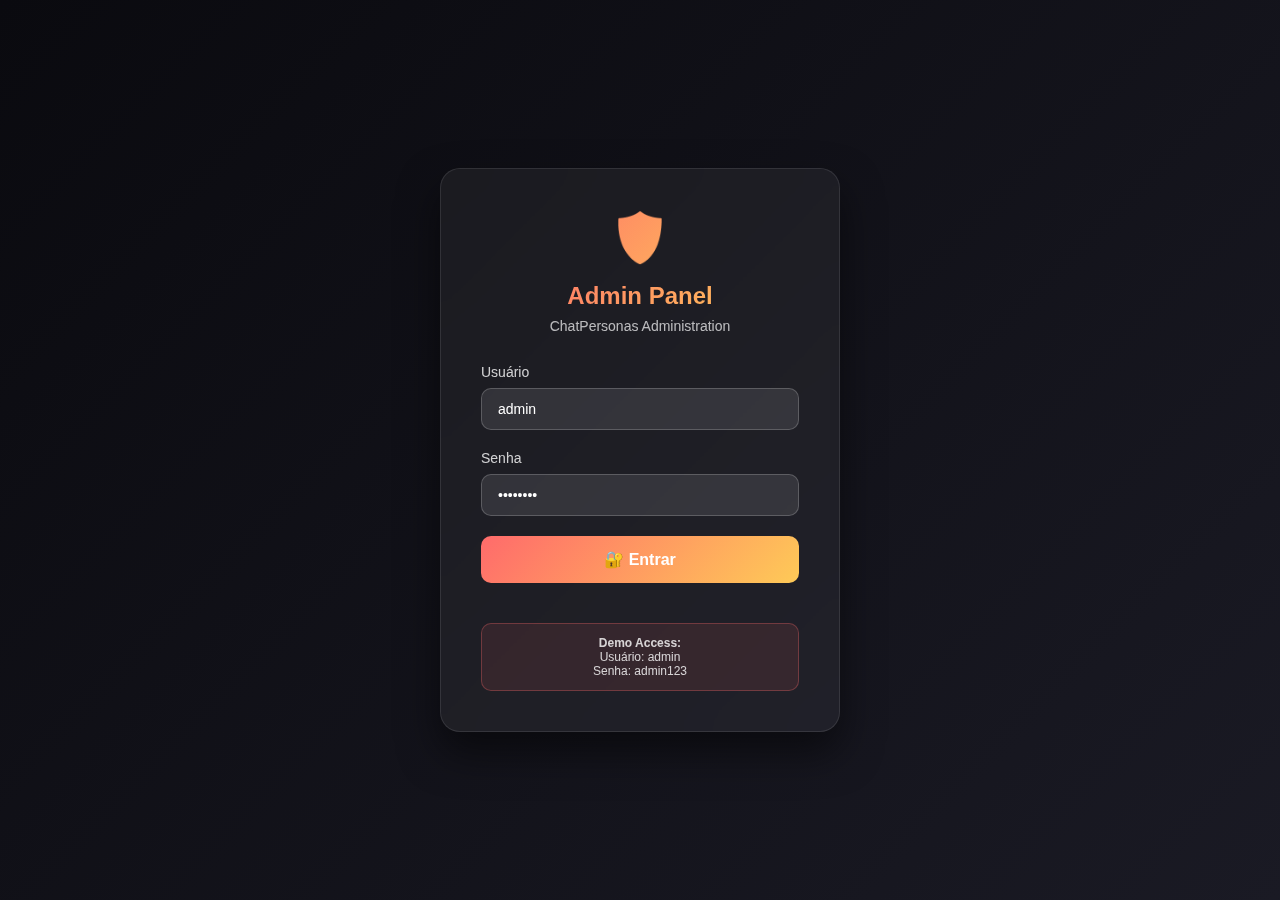
<file: admin/index.html>
<!DOCTYPE html>
<html lang="pt-BR">
<head>
    <meta charset="UTF-8">
    <meta name="viewport" content="width=device-width, initial-scale=1.0">
    <title>Admin Panel - ChatPersonas</title>
    <style>
        * {
            margin: 0;
            padding: 0;
            box-sizing: border-box;
        }

        body {
            font-family: -apple-system, BlinkMacSystemFont, 'Segoe UI', Roboto, sans-serif;
            background: #0a0a0f;
            color: #ffffff;
            min-height: 100vh;
            overflow-x: hidden;
        }

        /* LOGIN SCREEN */
        .login-container {
            position: fixed;
            top: 0;
            left: 0;
            right: 0;
            bottom: 0;
            background: linear-gradient(135deg, #0a0a0f 0%, #1a1a24 100%);
            display: flex;
            align-items: center;
            justify-content: center;
            z-index: 9999;
            backdrop-filter: blur(20px);
        }

        .login-form {
            background: rgba(255, 255, 255, 0.05);
            border: 1px solid rgba(255, 255, 255, 0.1);
            border-radius: 20px;
            padding: 40px;
            width: 100%;
            max-width: 400px;
            text-align: center;
            backdrop-filter: blur(20px);
            box-shadow: 0 20px 40px rgba(0, 0, 0, 0.5);
        }

        .login-header {
            margin-bottom: 30px;
        }

        .login-logo {
            font-size: 48px;
            margin-bottom: 16px;
            background: linear-gradient(135deg, #ff6b6b, #feca57);
            -webkit-background-clip: text;
            -webkit-text-fill-color: transparent;
        }

        .login-title {
            font-size: 24px;
            font-weight: 700;
            margin-bottom: 8px;
            background: linear-gradient(135deg, #ff6b6b, #feca57);
            -webkit-background-clip: text;
            -webkit-text-fill-color: transparent;
        }

        .login-subtitle {
            color: rgba(255, 255, 255, 0.7);
            font-size: 14px;
        }

        .input-group {
            margin-bottom: 20px;
            text-align: left;
        }

        .input-label {
            display: block;
            margin-bottom: 8px;
            color: rgba(255, 255, 255, 0.8);
            font-size: 14px;
            font-weight: 500;
        }

        .input-field {
            width: 100%;
            padding: 12px 16px;
            background: rgba(255, 255, 255, 0.1);
            border: 1px solid rgba(255, 255, 255, 0.2);
            border-radius: 10px;
            color: white;
            font-size: 14px;
            outline: none;
            transition: all 0.3s ease;
        }

        .input-field:focus {
            border-color: #ff6b6b;
            background: rgba(255, 255, 255, 0.15);
            box-shadow: 0 0 0 3px rgba(255, 107, 107, 0.1);
        }

        .login-btn {
            width: 100%;
            padding: 14px;
            background: linear-gradient(135deg, #ff6b6b, #feca57);
            border: none;
            border-radius: 10px;
            color: white;
            font-size: 16px;
            font-weight: 600;
            cursor: pointer;
            transition: all 0.3s ease;
            margin-bottom: 20px;
        }

        .login-btn:hover {
            transform: translateY(-2px);
            box-shadow: 0 10px 30px rgba(255, 107, 107, 0.3);
        }

        .demo-info {
            background: rgba(255, 107, 107, 0.1);
            border: 1px solid rgba(255, 107, 107, 0.3);
            border-radius: 10px;
            padding: 12px;
            font-size: 12px;
            color: rgba(255, 255, 255, 0.8);
            margin-top: 20px;
        }

        /* ADMIN PANEL */
        .admin-panel {
            display: none;
            min-height: 100vh;
        }

        .admin-panel.active {
            display: flex;
        }

        /* SIDEBAR */
        .admin-sidebar {
            width: 280px;
            background: rgba(16, 16, 24, 0.9);
            border-right: 1px solid rgba(255, 255, 255, 0.1);
            padding: 20px 0;
            position: fixed;
            height: 100vh;
            overflow-y: auto;
            backdrop-filter: blur(20px);
        }

        .admin-logo {
            padding: 0 20px 20px;
            border-bottom: 1px solid rgba(255, 255, 255, 0.1);
            margin-bottom: 20px;
        }

        .admin-logo h1 {
            font-size: 20px;
            font-weight: 700;
            background: linear-gradient(135deg, #ff6b6b, #feca57);
            -webkit-background-clip: text;
            -webkit-text-fill-color: transparent;
        }

        .admin-logo p {
            font-size: 12px;
            color: rgba(255, 255, 255, 0.6);
            margin-top: 4px;
        }

        .admin-nav {
            padding: 0 10px;
        }

        .nav-section {
            margin-bottom: 30px;
        }

        .nav-title {
            font-size: 11px;
            color: rgba(255, 255, 255, 0.6);
            text-transform: uppercase;
            font-weight: 600;
            padding: 0 10px;
            margin-bottom: 12px;
        }

        .nav-item {
            margin-bottom: 4px;
        }

        .nav-link {
            display: flex;
            align-items: center;
            gap: 12px;
            padding: 12px 16px;
            color: rgba(255, 255, 255, 0.8);
            text-decoration: none;
            border-radius: 10px;
            transition: all 0.3s ease;
            font-size: 14px;
            cursor: pointer;
        }

        .nav-link:hover {
            background: rgba(255, 255, 255, 0.1);
            color: white;
        }

        .nav-link.active {
            background: linear-gradient(135deg, #ff6b6b, #feca57);
            color: white;
        }

        .nav-icon {
            font-size: 18px;
            width: 20px;
            text-align: center;
        }

        /* MAIN CONTENT */
        .admin-main {
            margin-left: 280px;
            padding: 20px;
            background: #0a0a0f;
            min-height: 100vh;
        }

        .admin-header {
            background: rgba(255, 255, 255, 0.05);
            border: 1px solid rgba(255, 255, 255, 0.1);
            border-radius: 16px;
            padding: 20px;
            margin-bottom: 30px;
            display: flex;
            justify-content: space-between;
            align-items: center;
        }

        .admin-title {
            font-size: 28px;
            font-weight: 700;
            color: white;
            margin-bottom: 8px;
        }

        .admin-subtitle {
            color: rgba(255, 255, 255, 0.7);
            font-size: 14px;
        }

        .admin-actions {
            display: flex;
            gap: 12px;
            align-items: center;
        }

        .action-btn {
            padding: 10px 16px;
            background: rgba(255, 255, 255, 0.1);
            border: 1px solid rgba(255, 255, 255, 0.2);
            border-radius: 8px;
            color: white;
            text-decoration: none;
            font-size: 14px;
            transition: all 0.3s ease;
            cursor: pointer;
            display: flex;
            align-items: center;
            gap: 8px;
        }

        .action-btn:hover {
            background: rgba(255, 107, 107, 0.2);
            border-color: rgba(255, 107, 107, 0.3);
        }

        .action-btn.primary {
            background: linear-gradient(135deg, #ff6b6b, #feca57);
            border-color: transparent;
        }

        /* CONTENT SECTIONS */
        .content-section {
            display: none;
        }

        .content-section.active {
            display: block;
        }

        .stats-grid {
            display: grid;
            grid-template-columns: repeat(auto-fit, minmax(250px, 1fr));
            gap: 20px;
            margin-bottom: 30px;
        }

        .stat-card {
            background: rgba(255, 255, 255, 0.05);
            border: 1px solid rgba(255, 255, 255, 0.1);
            border-radius: 16px;
            padding: 24px;
            transition: all 0.3s ease;
        }

        .stat-card:hover {
            transform: translateY(-4px);
            border-color: rgba(255, 107, 107, 0.3);
        }

        .stat-header {
            display: flex;
            justify-content: space-between;
            align-items: center;
            margin-bottom: 16px;
        }

        .stat-icon {
            font-size: 32px;
            padding: 12px;
            background: rgba(255, 107, 107, 0.2);
            border-radius: 12px;
        }

        .stat-trend {
            font-size: 12px;
            color: #4ade80;
            background: rgba(74, 222, 128, 0.2);
            padding: 4px 8px;
            border-radius: 6px;
        }

        .stat-value {
            font-size: 32px;
            font-weight: 700;
            color: white;
            margin-bottom: 8px;
        }

        .stat-label {
            color: rgba(255, 255, 255, 0.7);
            font-size: 14px;
        }

        /* TABLES */
        .data-table {
            background: rgba(255, 255, 255, 0.05);
            border: 1px solid rgba(255, 255, 255, 0.1);
            border-radius: 16px;
            overflow: hidden;
            margin-bottom: 30px;
        }

        .table-header {
            padding: 20px;
            border-bottom: 1px solid rgba(255, 255, 255, 0.1);
            display: flex;
            justify-content: space-between;
            align-items: center;
        }

        .table-title {
            font-size: 20px;
            font-weight: 600;
            color: white;
        }

        .table-actions {
            display: flex;
            gap: 10px;
        }

        .search-input {
            padding: 8px 12px;
            background: rgba(255, 255, 255, 0.1);
            border: 1px solid rgba(255, 255, 255, 0.2);
            border-radius: 8px;
            color: white;
            font-size: 14px;
            outline: none;
            width: 200px;
        }

        .search-input::placeholder {
            color: rgba(255, 255, 255, 0.5);
        }

        table {
            width: 100%;
            border-collapse: collapse;
        }

        th, td {
            padding: 16px 20px;
            text-align: left;
            border-bottom: 1px solid rgba(255, 255, 255, 0.1);
        }

        th {
            background: rgba(255, 255, 255, 0.05);
            font-weight: 600;
            color: rgba(255, 255, 255, 0.9);
            font-size: 14px;
        }

        td {
            color: rgba(255, 255, 255, 0.8);
        }

        .status-badge {
            padding: 4px 8px;
            border-radius: 12px;
            font-size: 12px;
            font-weight: 500;
        }

        .status-active {
            background: rgba(74, 222, 128, 0.2);
            color: #4ade80;
        }

        .status-inactive {
            background: rgba(248, 113, 113, 0.2);
            color: #f87171;
        }

        .status-pending {
            background: rgba(251, 191, 36, 0.2);
            color: #fbbf24;
        }

        .action-buttons {
            display: flex;
            gap: 8px;
        }

        .btn-small {
            padding: 6px 12px;
            border: none;
            border-radius: 6px;
            font-size: 12px;
            cursor: pointer;
            transition: all 0.3s ease;
        }

        .btn-edit {
            background: rgba(59, 130, 246, 0.2);
            color: #3b82f6;
        }

        .btn-delete {
            background: rgba(248, 113, 113, 0.2);
            color: #f87171;
        }

        .btn-view {
            background: rgba(34, 197, 94, 0.2);
            color: #22c55e;
        }

        /* FORMS */
        .form-container {
            background: rgba(255, 255, 255, 0.05);
            border: 1px solid rgba(255, 255, 255, 0.1);
            border-radius: 16px;
            padding: 30px;
        }

        .form-grid {
            display: grid;
            grid-template-columns: repeat(auto-fit, minmax(300px, 1fr));
            gap: 20px;
            margin-bottom: 30px;
        }

        .form-group {
            margin-bottom: 20px;
        }

        .form-label {
            display: block;
            margin-bottom: 8px;
            color: rgba(255, 255, 255, 0.8);
            font-size: 14px;
            font-weight: 500;
        }

        .form-input, .form-select, .form-textarea {
            width: 100%;
            padding: 12px 16px;
            background: rgba(255, 255, 255, 0.1);
            border: 1px solid rgba(255, 255, 255, 0.2);
            border-radius: 8px;
            color: white;
            font-size: 14px;
            outline: none;
            transition: all 0.3s ease;
        }

        .form-input:focus, .form-select:focus, .form-textarea:focus {
            border-color: #ff6b6b;
            background: rgba(255, 255, 255, 0.15);
        }

        .form-textarea {
            resize: vertical;
            min-height: 100px;
        }

        .form-actions {
            display: flex;
            gap: 12px;
            justify-content: flex-end;
            padding-top: 20px;
            border-top: 1px solid rgba(255, 255, 255, 0.1);
        }

        .btn-cancel {
            padding: 12px 24px;
            background: rgba(255, 255, 255, 0.1);
            color: white;
            border: 1px solid rgba(255, 255, 255, 0.2);
            border-radius: 8px;
            cursor: pointer;
            transition: all 0.3s ease;
        }

        .btn-save {
            padding: 12px 24px;
            background: linear-gradient(135deg, #ff6b6b, #feca57);
            color: white;
            border: none;
            border-radius: 8px;
            cursor: pointer;
            transition: all 0.3s ease;
        }

        /* CHARTS */
        .chart-container {
            background: rgba(255, 255, 255, 0.05);
            border: 1px solid rgba(255, 255, 255, 0.1);
            border-radius: 16px;
            padding: 20px;
            height: 300px;
            display: flex;
            align-items: center;
            justify-content: center;
            color: rgba(255, 255, 255, 0.6);
            font-size: 14px;
        }

        /* RESPONSIVE */
        @media (max-width: 768px) {
            .admin-sidebar {
                transform: translateX(-100%);
                z-index: 1000;
            }

            .admin-main {
                margin-left: 0;
                padding: 10px;
            }

            .stats-grid {
                grid-template-columns: 1fr;
            }

            .admin-header {
                flex-direction: column;
                gap: 20px;
                text-align: center;
            }

            .admin-actions {
                flex-wrap: wrap;
                justify-content: center;
            }
        }

        /* NOTIFICATIONS */
        .notification {
            position: fixed;
            top: 20px;
            right: 20px;
            background: linear-gradient(135deg, #ff6b6b, #feca57);
            color: white;
            padding: 16px 20px;
            border-radius: 12px;
            box-shadow: 0 10px 30px rgba(0, 0, 0, 0.3);
            z-index: 10000;
            animation: slideInRight 0.3s ease;
        }

        @keyframes slideInRight {
            from {
                opacity: 0;
                transform: translateX(100px);
            }
            to {
                opacity: 1;
                transform: translateX(0);
            }
        }
    </style>
</head>
<body>
    <!-- LOGIN SCREEN -->
    <div class="login-container" id="loginContainer">
        <div class="login-form">
            <div class="login-header">
                <div class="login-logo">🛡️</div>
                <h1 class="login-title">Admin Panel</h1>
                <p class="login-subtitle">ChatPersonas Administration</p>
            </div>
            
            <form id="loginForm">
                <div class="input-group">
                    <label class="input-label">Usuário</label>
                    <input type="text" class="input-field" id="username" placeholder="Digite seu usuário" value="admin">
                </div>
                
                <div class="input-group">
                    <label class="input-label">Senha</label>
                    <input type="password" class="input-field" id="password" placeholder="Digite sua senha" value="admin123">
                </div>
                
                <button type="submit" class="login-btn">🔐 Entrar</button>
            </form>
            
            <div class="demo-info">
                <strong>Demo Access:</strong><br>
                Usuário: admin<br>
                Senha: admin123
            </div>
        </div>
    </div>

    <!-- ADMIN PANEL -->
    <div class="admin-panel" id="adminPanel">
        <!-- SIDEBAR -->
        <div class="admin-sidebar">
            <div class="admin-logo">
                <h1>💬 ChatPersonas</h1>
                <p>Painel Administrativo</p>
            </div>
            
            <nav class="admin-nav">
                <div class="nav-section">
                    <div class="nav-title">Principal</div>
                    <div class="nav-item">
                        <a class="nav-link active" onclick="showSection('dashboard')">
                            <span class="nav-icon">📊</span>
                            Dashboard
                        </a>
                    </div>
                    <div class="nav-item">
                        <a class="nav-link" onclick="showSection('analytics')">
                            <span class="nav-icon">📈</span>
                            Analytics
                        </a>
                    </div>
                </div>
                
                <div class="nav-section">
                    <div class="nav-title">Gerenciamento</div>
                    <div class="nav-item">
                        <a class="nav-link" onclick="showSection('users')">
                            <span class="nav-icon">👥</span>
                            Usuários
                        </a>
                    </div>
                    <div class="nav-item">
                        <a class="nav-link" onclick="showSection('characters')">
                            <span class="nav-icon">🎭</span>
                            Personagens
                        </a>
                    </div>
                    <div class="nav-item">
                        <a class="nav-link" onclick="showSection('chats')">
                            <span class="nav-icon">💬</span>
                            Conversas
                        </a>
                    </div>
                    <div class="nav-item">
                        <a class="nav-link" onclick="showSection('payments')">
                            <span class="nav-icon">💳</span>
                            Pagamentos
                        </a>
                    </div>
                </div>
                
                <div class="nav-section">
                    <div class="nav-title">Sistema</div>
                    <div class="nav-item">
                        <a class="nav-link" onclick="showSection('settings')">
                            <span class="nav-icon">⚙️</span>
                            Configurações
                        </a>
                    </div>
                    <div class="nav-item">
                        <a class="nav-link" onclick="showSection('logs')">
                            <span class="nav-icon">📋</span>
                            Logs
                        </a>
                    </div>
                    <div class="nav-item">
                        <a class="nav-link" onclick="logout()">
                            <span class="nav-icon">🚪</span>
                            Sair
                        </a>
                    </div>
                </div>
            </nav>
        </div>

        <!-- MAIN CONTENT -->
        <div class="admin-main">
            <div class="admin-header">
                <div>
                    <h1 class="admin-title">Dashboard</h1>
                    <p class="admin-subtitle">Visão geral do sistema ChatPersonas</p>
                </div>
                <div class="admin-actions">
                    <a class="action-btn" onclick="refreshData()">
                        🔄 Atualizar
                    </a>
                    <a class="action-btn" onclick="exportData()">
                        📥 Exportar
                    </a>
                    <a class="action-btn primary" onclick="showSection('users'); showModal('createUser')">
                        ➕ Novo Usuário
                    </a>
                </div>
            </div>

            <!-- DASHBOARD -->
            <div class="content-section active" id="dashboard">
                <div class="stats-grid">
                    <div class="stat-card">
                        <div class="stat-header">
                            <div class="stat-icon">👥</div>
                            <div class="stat-trend">+12%</div>
                        </div>
                        <div class="stat-value" id="totalUsers">1,247</div>
                        <div class="stat-label">Usuários Totais</div>
                    </div>
                    
                    <div class="stat-card">
                        <div class="stat-header">
                            <div class="stat-icon">💬</div>
                            <div class="stat-trend">+8%</div>
                        </div>
                        <div class="stat-value" id="totalChats">23,456</div>
                        <div class="stat-label">Conversas Ativas</div>
                    </div>
                    
                    <div class="stat-card">
                        <div class="stat-header">
                            <div class="stat-icon">🎭</div>
                            <div class="stat-trend">+5%</div>
                        </div>
                        <div class="stat-value" id="totalCharacters">189</div>
                        <div class="stat-label">Personagens</div>
                    </div>
                    
                    <div class="stat-card">
                        <div class="stat-header">
                            <div class="stat-icon">💰</div>
                            <div class="stat-trend">+25%</div>
                        </div>
                        <div class="stat-value">R$ 12.5k</div>
                        <div class="stat-label">Receita Mensal</div>
                    </div>
                </div>

                <div style="display: grid; grid-template-columns: 1fr 1fr; gap: 20px;">
                    <div class="chart-container">
                        <div>📊 Gráfico de Usuários por Dia<br><small>Em desenvolvimento</small></div>
                    </div>
                    <div class="chart-container">
                        <div>📈 Gráfico de Receita<br><small>Em desenvolvimento</small></div>
                    </div>
                </div>
            </div>

            <!-- USERS -->
            <div class="content-section" id="users">
                <div class="data-table">
                    <div class="table-header">
                        <h2 class="table-title">👥 Gerenciamento de Usuários</h2>
                        <div class="table-actions">
                            <input type="text" class="search-input" placeholder="🔍 Pesquisar usuários..." id="userSearch">
                            <button class="action-btn primary" onclick="showModal('createUser')">➕ Novo</button>
                        </div>
                    </div>
                    <table>
                        <thead>
                            <tr>
                                <th>ID</th>
                                <th>Nome</th>
                                <th>Email</th>
                                <th>Plano</th>
                                <th>Status</th>
                                <th>Registrado</th>
                                <th>Ações</th>
                            </tr>
                        </thead>
                        <tbody id="usersTableBody">
                            <tr>
                                <td>#001</td>
                                <td>João Silva</td>
                                <td>joao@email.com</td>
                                <td>Premium</td>
                                <td><span class="status-badge status-active">Ativo</span></td>
                                <td>15/01/2025</td>
                                <td>
                                    <div class="action-buttons">
                                        <button class="btn-small btn-view" onclick="viewUser(1)">👁️</button>
                                        <button class="btn-small btn-edit" onclick="editUser(1)">✏️</button>
                                        <button class="btn-small btn-delete" onclick="deleteUser(1)">🗑️</button>
                                    </div>
                                </td>
                            </tr>
                            <tr>
                                <td>#002</td>
                                <td>Maria Santos</td>
                                <td>maria@email.com</td>
                                <td>Gratuito</td>
                                <td><span class="status-badge status-active">Ativo</span></td>
                                <td>12/01/2025</td>
                                <td>
                                    <div class="action-buttons">
                                        <button class="btn-small btn-view" onclick="viewUser(2)">👁️</button>
                                        <button class="btn-small btn-edit" onclick="editUser(2)">✏️</button>
                                        <button class="btn-small btn-delete" onclick="deleteUser(2)">🗑️</button>
                                    </div>
                                </td>
                            </tr>
                        </tbody>
                    </table>
                </div>
            </div>

            <!-- CHARACTERS -->
            <div class="content-section" id="characters">
                <div class="data-table">
                    <div class="table-header">
                        <h2 class="table-title">🎭 Gerenciamento de Personagens</h2>
                        <div class="table-actions">
                            <input type="text" class="search-input" placeholder="🔍 Pesquisar personagens...">
                            <button class="action-btn primary" onclick="showModal('createCharacter')">➕ Novo</button>
                        </div>
                    </div>
                    <table>
                        <thead>
                            <tr>
                                <th>Avatar</th>
                                <th>Nome</th>
                                <th>Categoria</th>
                                <th>Conversas</th>
                                <th>Rating</th>
                                <th>Status</th>
                                <th>Ações</th>
                            </tr>
                        </thead>
                        <tbody>
                            <tr>
                                <td>🌙</td>
                                <td>Luna</td>
                                <td>Filosofia</td>
                                <td>1,247</td>
                                <td>⭐ 4.9</td>
                                <td><span class="status-badge status-active">Ativo</span></td>
                                <td>
                                    <div class="action-buttons">
                                        <button class="btn-small btn-view">👁️</button>
                                        <button class="btn-small btn-edit">✏️</button>
                                        <button class="btn-small btn-delete">🗑️</button>
                                    </div>
                                </td>
                            </tr>
                            <tr>
                                <td>⚡</td>
                                <td>Alex</td>
                                <td>Aventura</td>
                                <td>890</td>
                                <td>⭐ 4.8</td>
                                <td><span class="status-badge status-active">Ativo</span></td>
                                <td>
                                    <div class="action-buttons">
                                        <button class="btn-small btn-view">👁️</button>
                                        <button class="btn-small btn-edit">✏️</button>
                                        <button class="btn-small btn-delete">🗑️</button>
                                    </div>
                                </td>
                            </tr>
                            <tr>
                                <td>🎨</td>
                                <td>Maya</td>
                                <td>Arte</td>
                                <td>756</td>
                                <td>⭐ 4.9</td>
                                <td><span class="status-badge status-active">Ativo</span></td>
                                <td>
                                    <div class="action-buttons">
                                        <button class="btn-small btn-view">👁️</button>
                                        <button class="btn-small btn-edit">✏️</button>
                                        <button class="btn-small btn-delete">🗑️</button>
                                    </div>
                                </td>
                            </tr>
                        </tbody>
                    </table>
                </div>
            </div>

            <!-- CHATS -->
            <div class="content-section" id="chats">
                <div class="data-table">
                    <div class="table-header">
                        <h2 class="table-title">💬 Monitoramento de Conversas</h2>
                        <div class="table-actions">
                            <input type="text" class="search-input" placeholder="🔍 Pesquisar conversas...">
                            <select class="search-input" style="width: 150px;">
                                <option>Todas</option>
                                <option>Ativas</option>
                                <option>Arquivadas</option>
                                <option>Reportadas</option>
                            </select>
                        </div>
                    </div>
                    <table>
                        <thead>
                            <tr>
                                <th>ID</th>
                                <th>Usuário</th>
                                <th>Personagem</th>
                                <th>Mensagens</th>
                                <th>Última Atividade</th>
                                <th>Status</th>
                                <th>Ações</th>
                            </tr>
                        </thead>
                        <tbody>
                            <tr>
                                <td>#C001</td>
                                <td>João Silva</td>
                                <td>🌙 Luna</td>
                                <td>47</td>
                                <td>Agora</td>
                                <td><span class="status-badge status-active">Ativa</span></td>
                                <td>
                                    <div class="action-buttons">
                                        <button class="btn-small btn-view">👁️</button>
                                        <button class="btn-small btn-delete">🗑️</button>
                                    </div>
                                </td>
                            </tr>
                            <tr>
                                <td>#C002</td>
                                <td>Maria Santos</td>
                                <td>⚡ Alex</td>
                                <td>23</td>
                                <td>5 min atrás</td>
                                <td><span class="status-badge status-active">Ativa</span></td>
                                <td>
                                    <div class="action-buttons">
                                        <button class="btn-small btn-view">👁️</button>
                                        <button class="btn-small btn-delete">🗑️</button>
                                    </div>
                                </td>
                            </tr>
                        </tbody>
                    </table>
                </div>
            </div>

            <!-- PAYMENTS -->
            <div class="content-section" id="payments">
                <div class="data-table">
                    <div class="table-header">
                        <h2 class="table-title">💳 Gerenciamento de Pagamentos</h2>
                        <div class="table-actions">
                            <input type="text" class="search-input" placeholder="🔍 Pesquisar pagamentos...">
                            <select class="search-input" style="width: 150px;">
                                <option>Todos</option>
                                <option>Aprovados</option>
                                <option>Pendentes</option>
                                <option>Rejeitados</option>
                            </select>
                        </div>
                    </div>
                    <table>
                        <thead>
                            <tr>
                                <th>ID</th>
                                <th>Usuário</th>
                                <th>Plano</th>
                                <th>Valor</th>
                                <th>Método</th>
                                <th>Status</th>
                                <th>Data</th>
                                <th>Ações</th>
                            </tr>
                        </thead>
                        <tbody>
                            <tr>
                                <td>#P001</td>
                                <td>João Silva</td>
                                <td>Premium</td>
                                <td>R$ 39,90</td>
                                <td>PIX</td>
                                <td><span class="status-badge status-active">Aprovado</span></td>
                                <td>15/01/2025</td>
                                <td>
                                    <div class="action-buttons">
                                        <button class="btn-small btn-view">👁️</button>
                                        <button class="btn-small btn-edit">✏️</button>
                                    </div>
                                </td>
                            </tr>
                            <tr>
                                <td>#P002</td>
                                <td>Ana Costa</td>
                                <td>Básico</td>
                                <td>R$ 19,90</td>
                                <td>Cartão</td>
                                <td><span class="status-badge status-pending">Pendente</span></td>
                                <td>14/01/2025</td>
                                <td>
                                    <div class="action-buttons">
                                        <button class="btn-small btn-view">👁️</button>
                                        <button class="btn-small btn-edit">✏️</button>
                                    </div>
                                </td>
                            </tr>
                        </tbody>
                    </table>
                </div>
            </div>

            <!-- ANALYTICS -->
            <div class="content-section" id="analytics">
                <div class="stats-grid">
                    <div class="stat-card">
                        <div class="stat-header">
                            <div class="stat-icon">📊</div>
                            <div class="stat-trend">Hoje</div>
                        </div>
                        <div class="stat-value">342</div>
                        <div class="stat-label">Usuários Ativos</div>
                    </div>
                    
                    <div class="stat-card">
                        <div class="stat-header">
                            <div class="stat-icon">⏱️</div>
                            <div class="stat-trend">Média</div>
                        </div>
                        <div class="stat-value">12m</div>
                        <div class="stat-label">Tempo por Sessão</div>
                    </div>
                    
                    <div class="stat-card">
                        <div class="stat-header">
                            <div class="stat-icon">🎯</div>
                            <div class="stat-trend">Taxa</div>
                        </div>
                        <div class="stat-value">87%</div>
                        <div class="stat-label">Retenção 7 dias</div>
                    </div>
                    
                    <div class="stat-card">
                        <div class="stat-header">
                            <div class="stat-icon">💬</div>
                            <div class="stat-trend">Total</div>
                        </div>
                        <div class="stat-value">1,234</div>
                        <div class="stat-label">Mensagens/Dia</div>
                    </div>
                </div>

                <div style="display: grid; grid-template-columns: 2fr 1fr; gap: 20px; margin-top: 30px;">
                    <div class="chart-container" style="height: 400px;">
                        <div>📈 Analytics Detalhados<br><small>Usuários, conversas e engajamento ao longo do tempo</small></div>
                    </div>
                    <div>
                        <div class="chart-container" style="height: 180px; margin-bottom: 20px;">
                            <div>🎭 Personagens Populares<br><small>Top 5 mais utilizados</small></div>
                        </div>
                        <div class="chart-container" style="height: 180px;">
                            <div>🌍 Distribuição Geográfica<br><small>Usuários por região</small></div>
                        </div>
                    </div>
                </div>
            </div>

            <!-- SETTINGS -->
            <div class="content-section" id="settings">
                <div class="form-container">
                    <h2 style="margin-bottom: 30px; color: white;">⚙️ Configurações do Sistema</h2>
                    
                    <div class="form-grid">
                        <div>
                            <h3 style="margin-bottom: 20px; color: #ff6b6b;">🌐 Configurações Gerais</h3>
                            
                            <div class="form-group">
                                <label class="form-label">Nome da Plataforma</label>
                                <input type="text" class="form-input" value="ChatPersonas" id="platformName">
                            </div>
                            
                            <div class="form-group">
                                <label class="form-label">Limite de Mensagens Gratuitas</label>
                                <input type="number" class="form-input" value="10" id="freeMessageLimit">
                            </div>
                            
                            <div class="form-group">
                                <label class="form-label">Tempo de Sessão (minutos)</label>
                                <input type="number" class="form-input" value="30" id="sessionTimeout">
                            </div>
                        </div>
                        
                        <div>
                            <h3 style="margin-bottom: 20px; color: #ff6b6b;">💳 Configurações de Pagamento</h3>
                            
                            <div class="form-group">
                                <label class="form-label">Preço Plano Básico (R$)</label>
                                <input type="number" class="form-input" value="19.90" step="0.01" id="basicPrice">
                            </div>
                            
                            <div class="form-group">
                                <label class="form-label">Preço Plano Premium (R$)</label>
                                <input type="number" class="form-input" value="39.90" step="0.01" id="premiumPrice">
                            </div>
                            
                            <div class="form-group">
                                <label class="form-label">Gateway de Pagamento</label>
                                <select class="form-select" id="paymentGateway">
                                    <option>Stripe</option>
                                    <option>PagSeguro</option>
                                    <option>Mercado Pago</option>
                                    <option selected>PIX</option>
                                </select>
                            </div>
                        </div>
                        
                        <div>
                            <h3 style="margin-bottom: 20px; color: #ff6b6b;">🤖 Configurações de IA</h3>
                            
                            <div class="form-group">
                                <label class="form-label">Modelo de IA Principal</label>
                                <select class="form-select" id="aiModel">
                                    <option selected>GPT-4</option>
                                    <option>Claude</option>
                                    <option>Gemini</option>
                                    <option>Llama</option>
                                </select>
                            </div>
                            
                            <div class="form-group">
                                <label class="form-label">Temperatura da IA</label>
                                <input type="range" class="form-input" min="0" max="1" step="0.1" value="0.7" id="aiTemperature">
                            </div>
                            
                            <div class="form-group">
                                <label class="form-label">Max Tokens por Resposta</label>
                                <input type="number" class="form-input" value="500" id="maxTokens">
                            </div>
                        </div>
                        
                        <div>
                            <h3 style="margin-bottom: 20px; color: #ff6b6b;">🛡️ Segurança</h3>
                            
                            <div class="form-group">
                                <label class="form-label">Filtro de Conteúdo</label>
                                <select class="form-select" id="contentFilter">
                                    <option selected>Rigoroso</option>
                                    <option>Moderado</option>
                                    <option>Flexível</option>
                                </select>
                            </div>
                            
                            <div class="form-group">
                                <label class="form-label">Backup Automático</label>
                                <select class="form-select" id="autoBackup">
                                    <option>Diário</option>
                                    <option selected>Semanal</option>
                                    <option>Mensal</option>
                                    <option>Desabilitado</option>
                                </select>
                            </div>
                            
                            <div class="form-group">
                                <label class="form-label">Log de Atividades</label>
                                <select class="form-select" id="activityLog">
                                    <option selected>Habilitado</option>
                                    <option>Desabilitado</option>
                                </select>
                            </div>
                        </div>
                    </div>
                    
                    <div class="form-actions">
                        <button class="btn-cancel">Cancelar</button>
                        <button class="btn-save" onclick="saveSettings()">💾 Salvar Configurações</button>
                    </div>
                </div>
            </div>

            <!-- LOGS -->
            <div class="content-section" id="logs">
                <div class="data-table">
                    <div class="table-header">
                        <h2 class="table-title">📋 Logs do Sistema</h2>
                        <div class="table-actions">
                            <select class="search-input" style="width: 120px;">
                                <option>Todos</option>
                                <option>Info</option>
                                <option>Warning</option>
                                <option>Error</option>
                            </select>
                            <input type="text" class="search-input" placeholder="🔍 Pesquisar logs...">
                            <button class="action-btn" onclick="clearLogs()">🗑️ Limpar</button>
                        </div>
                    </div>
                    <table>
                        <thead>
                            <tr>
                                <th>Timestamp</th>
                                <th>Nível</th>
                                <th>Origem</th>
                                <th>Mensagem</th>
                                <th>Usuário</th>
                                <th>IP</th>
                                <th>Ações</th>
                            </tr>
                        </thead>
                        <tbody>
                            <tr>
                                <td>2025-01-19 14:30:25</td>
                                <td><span class="status-badge status-active">INFO</span></td>
                                <td>Auth</td>
                                <td>Login realizado com sucesso</td>
                                <td>João Silva</td>
                                <td>192.168.1.100</td>
                                <td>
                                    <button class="btn-small btn-view">👁️</button>
                                </td>
                            </tr>
                            <tr>
                                <td>2025-01-19 14:28:15</td>
                                <td><span class="status-badge status-pending">WARN</span></td>
                                <td>Chat</td>
                                <td>Rate limit atingido para usuário</td>
                                <td>Maria Santos</td>
                                <td>192.168.1.101</td>
                                <td>
                                    <button class="btn-small btn-view">👁️</button>
                                </td>
                            </tr>
                            <tr>
                                <td>2025-01-19 14:25:42</td>
                                <td><span class="status-badge status-inactive">ERROR</span></td>
                                <td>Payment</td>
                                <td>Falha no processamento de pagamento</td>
                                <td>Ana Costa</td>
                                <td>192.168.1.102</td>
                                <td>
                                    <button class="btn-small btn-view">👁️</button>
                                </td>
                            </tr>
                        </tbody>
                    </table>
                </div>
            </div>
        </div>
    </div>

    <script>
        // AUTHENTICATION
        document.getElementById('loginForm').addEventListener('submit', function(e) {
            e.preventDefault();
            
            const username = document.getElementById('username').value;
            const password = document.getElementById('password').value;
            
            if (username === 'admin' && password === 'admin123') {
                document.getElementById('loginContainer').style.display = 'none';
                document.getElementById('adminPanel').classList.add('active');
                showNotification('✅ Login realizado com sucesso!', 'success');
            } else {
                showNotification('❌ Credenciais inválidas!', 'error');
            }
        });

        function logout() {
            document.getElementById('adminPanel').classList.remove('active');
            document.getElementById('loginContainer').style.display = 'flex';
            showNotification('👋 Logout realizado com sucesso!', 'info');
        }

        // NAVIGATION
        function showSection(sectionId) {
            // Remove active class from all nav links
            document.querySelectorAll('.nav-link').forEach(link => {
                link.classList.remove('active');
            });
            
            // Add active class to clicked nav link
            event.target.classList.add('active');
            
            // Hide all content sections
            document.querySelectorAll('.content-section').forEach(section => {
                section.classList.remove('active');
            });
            
            // Show selected section
            document.getElementById(sectionId).classList.add('active');
            
            // Update header title
            const titles = {
                dashboard: 'Dashboard',
                users: 'Gerenciamento de Usuários',
                characters: 'Gerenciamento de Personagens',
                chats: 'Monitoramento de Conversas',
                payments: 'Gerenciamento de Pagamentos',
                analytics: 'Analytics e Relatórios',
                settings: 'Configurações do Sistema',
                logs: 'Logs do Sistema'
            };
            
            document.querySelector('.admin-title').textContent = titles[sectionId] || 'Dashboard';
        }

        // USER MANAGEMENT
        function viewUser(userId) {
            showNotification(`👁️ Visualizando usuário #${userId}`, 'info');
        }

        function editUser(userId) {
            showNotification(`✏️ Editando usuário #${userId}`, 'info');
        }

        function deleteUser(userId) {
            if (confirm('Tem certeza que deseja excluir este usuário?')) {
                showNotification(`🗑️ Usuário #${userId} removido`, 'success');
            }
        }

        function showModal(modalType) {
            showNotification(`📝 Modal ${modalType} aberto`, 'info');
        }

        // DATA OPERATIONS
        function refreshData() {
            showNotification('🔄 Dados atualizados com sucesso!', 'success');
            
            // Simulate data refresh
            setTimeout(() => {
                const stats = {
                    totalUsers: Math.floor(Math.random() * 2000) + 1000,
                    totalChats: Math.floor(Math.random() * 50000) + 20000,
                    totalCharacters: Math.floor(Math.random() * 300) + 150
                };
                
                document.getElementById('totalUsers').textContent = stats.totalUsers.toLocaleString();
                document.getElementById('totalChats').textContent = stats.totalChats.toLocaleString();
                document.getElementById('totalCharacters').textContent = stats.totalCharacters;
            }, 500);
        }

        function exportData() {
            showNotification('📥 Exportando dados...', 'info');
            
            setTimeout(() => {
                showNotification('✅ Dados exportados com sucesso!', 'success');
            }, 2000);
        }

        function saveSettings() {
            showNotification('💾 Configurações salvas com sucesso!', 'success');
        }

        function clearLogs() {
            if (confirm('Tem certeza que deseja limpar todos os logs?')) {
                showNotification('🗑️ Logs limpos com sucesso!', 'success');
            }
        }

        // SEARCH FUNCTIONALITY
        document.getElementById('userSearch').addEventListener('input', function(e) {
            const searchTerm = e.target.value.toLowerCase();
            // Implement search logic here
            console.log('Searching for:', searchTerm);
        });

        // NOTIFICATIONS
        function showNotification(message, type = 'info') {
            const notification = document.createElement('div');
            notification.className = 'notification';
            notification.style.background = getNotificationColor(type);
            notification.textContent = message;
            
            document.body.appendChild(notification);
            
            setTimeout(() => {
                notification.style.opacity = '0';
                notification.style.transform = 'translateX(100px)';
                setTimeout(() => {
                    if (document.body.contains(notification)) {
                        document.body.removeChild(notification);
                    }
                }, 300);
            }, 4000);
        }

        function getNotificationColor(type) {
            switch(type) {
                case 'success': return 'linear-gradient(135deg, #22c55e, #16a34a)';
                case 'error': return 'linear-gradient(135deg, #ef4444, #dc2626)';
                case 'warning': return 'linear-gradient(135deg, #f59e0b, #d97706)';
                default: return 'linear-gradient(135deg, #3b82f6, #2563eb)';
            }
        }

        // REAL-TIME UPDATES (Simulated)
        function startRealTimeUpdates() {
            setInterval(() => {
                // Simulate real-time user count updates
                const currentUsers = document.getElementById('totalUsers');
                if (currentUsers) {
                    const currentValue = parseInt(currentUsers.textContent.replace(',', ''));
                    const newValue = currentValue + Math.floor(Math.random() * 10) - 5;
                    currentUsers.textContent = Math.max(0, newValue).toLocaleString();
                }
            }, 30000); // Update every 30 seconds
        }

        // KEYBOARD SHORTCUTS
        document.addEventListener('keydown', function(e) {
            if (e.ctrlKey || e.metaKey) {
                switch(e.key) {
                    case '1':
                        e.preventDefault();
                        showSection('dashboard');
                        break;
                    case '2':
                        e.preventDefault();
                        showSection('users');
                        break;
                    case '3':
                        e.preventDefault();
                        showSection('characters');
                        break;
                    case '4':
                        e.preventDefault();
                        showSection('chats');
                        break;
                    case 'r':
                        e.preventDefault();
                        refreshData();
                        break;
                    case 'l':
                        e.preventDefault();
                        logout();
                        break;
                }
            }
            
            if (e.key === 'Escape') {
                // Close any open modals
                console.log('ESC pressed - close modals');
            }
        });

        // INITIALIZATION
        document.addEventListener('DOMContentLoaded', function() {
            console.log('🛡️ Admin Panel carregado com sucesso!');
            console.log('💡 Atalhos disponíveis:');
            console.log('   Ctrl+1: Dashboard');
            console.log('   Ctrl+2: Usuários');
            console.log('   Ctrl+3: Personagens');
            console.log('   Ctrl+4: Conversas');
            console.log('   Ctrl+R: Atualizar dados');
            console.log('   Ctrl+L: Logout');
            
            // Start real-time updates
            startRealTimeUpdates();
        });
    </script>
</body>
</html>
</file>
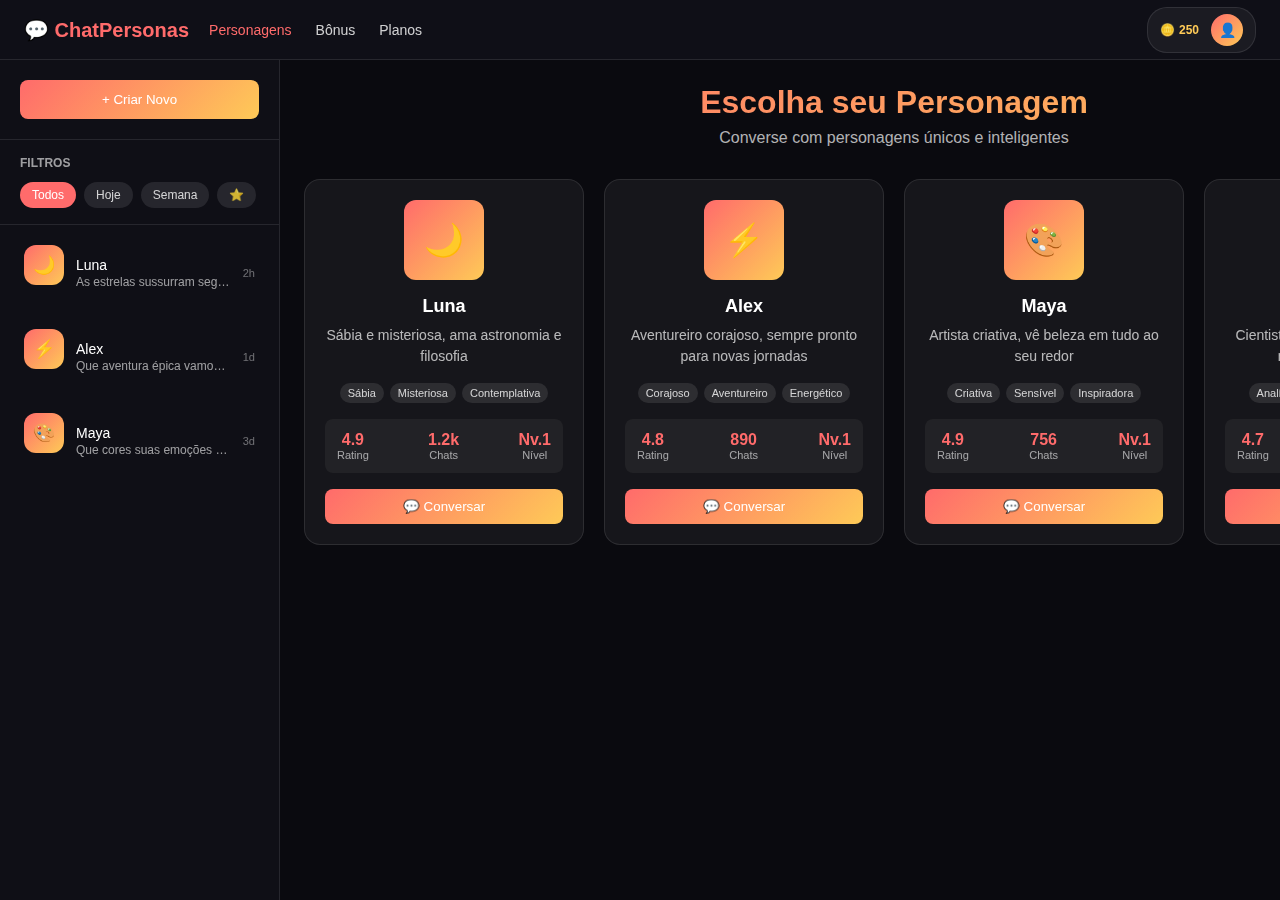
<file: antigoindex.html>
<!DOCTYPE html>
<html lang="pt-BR">
<head>
    <meta charset="UTF-8">
    <meta name="viewport" content="width=device-width, initial-scale=1.0">
    <title>ChatPersonas - IA Conversacional</title>
    <style>
        * {
            margin: 0;
            padding: 0;
            box-sizing: border-box;
        }

        body {
            font-family: -apple-system, BlinkMacSystemFont, 'Segoe UI', Roboto, sans-serif;
            background: #0a0a0f;
            color: #ffffff;
            min-height: 100vh;
            overflow-x: hidden;
        }

        /* NAVBAR SUPERIOR */
        .navbar {
            position: fixed;
            top: 0;
            left: 0;
            right: 0;
            height: 60px;
            background: rgba(16, 16, 24, 0.95);
            backdrop-filter: blur(20px);
            border-bottom: 1px solid rgba(255, 255, 255, 0.1);
            z-index: 1000;
            display: flex;
            align-items: center;
            justify-content: space-between;
            padding: 0 24px;
        }

        .navbar-left {
            display: flex;
            align-items: center;
            gap: 20px;
        }

        .logo {
            display: flex;
            align-items: center;
            gap: 8px;
            font-size: 20px;
            font-weight: 600;
            color: #ff6b6b;
            cursor: pointer;
            text-decoration: none;
        }

        .nav-menu {
            display: flex;
            gap: 24px;
        }

        .nav-item {
            color: rgba(255, 255, 255, 0.8);
            text-decoration: none;
            font-size: 14px;
            transition: color 0.3s ease;
            cursor: pointer;
        }

        .nav-item:hover,
        .nav-item.active {
            color: #ff6b6b;
        }

        .navbar-right {
            display: flex;
            align-items: center;
            gap: 16px;
        }

        .user-info {
            display: flex;
            align-items: center;
            gap: 12px;
            padding: 6px 12px;
            background: rgba(255, 255, 255, 0.05);
            border-radius: 20px;
            border: 1px solid rgba(255, 255, 255, 0.1);
        }

        .coins {
            display: flex;
            align-items: center;
            gap: 4px;
            color: #feca57;
            font-size: 12px;
            font-weight: 600;
        }

        .user-avatar {
            width: 32px;
            height: 32px;
            border-radius: 50%;
            background: linear-gradient(135deg, #ff6b6b, #feca57);
            display: flex;
            align-items: center;
            justify-content: center;
            cursor: pointer;
            font-size: 14px;
        }

        /* LAYOUT PRINCIPAL */
        .main-layout {
            display: flex;
            padding-top: 60px;
            min-height: 100vh;
        }

        /* SIDEBAR ESQUERDA */
        .sidebar {
            width: 280px;
            background: rgba(16, 16, 24, 0.8);
            border-right: 1px solid rgba(255, 255, 255, 0.1);
            display: flex;
            flex-direction: column;
            position: fixed;
            height: calc(100vh - 60px);
            left: 0;
            transition: transform 0.3s ease;
        }

        .sidebar-hidden {
            transform: translateX(-100%);
        }

        .sidebar-header {
            padding: 20px;
            border-bottom: 1px solid rgba(255, 255, 255, 0.1);
        }

        .new-chat-btn {
            width: 100%;
            padding: 12px 16px;
            background: linear-gradient(135deg, #ff6b6b, #feca57);
            border: none;
            border-radius: 8px;
            color: white;
            font-weight: 500;
            cursor: pointer;
            transition: transform 0.2s ease;
            position: relative;
            overflow: hidden;
        }

        .new-chat-btn::before {
            content: '';
            position: absolute;
            top: 0;
            left: -100%;
            width: 100%;
            height: 100%;
            background: linear-gradient(90deg, transparent, rgba(255, 255, 255, 0.2), transparent);
            transition: left 0.5s;
        }

        .new-chat-btn:hover::before {
            left: 100%;
        }

        .new-chat-btn:hover {
            transform: translateY(-2px);
        }

        .sidebar-section {
            padding: 16px 20px;
            border-bottom: 1px solid rgba(255, 255, 255, 0.1);
        }

        .section-title {
            font-size: 12px;
            color: rgba(255, 255, 255, 0.6);
            text-transform: uppercase;
            margin-bottom: 12px;
            font-weight: 600;
        }

        .filter-tabs {
            display: flex;
            gap: 8px;
            flex-wrap: wrap;
        }

        .filter-tab {
            padding: 6px 12px;
            background: rgba(255, 255, 255, 0.1);
            border: none;
            border-radius: 16px;
            color: rgba(255, 255, 255, 0.8);
            font-size: 12px;
            cursor: pointer;
            transition: all 0.3s ease;
        }

        .filter-tab.active {
            background: #ff6b6b;
            color: white;
        }

        .conversations-list {
            flex: 1;
            overflow-y: auto;
            padding: 8px;
        }

        .conversation-item {
            padding: 12px 16px;
            margin-bottom: 4px;
            border-radius: 8px;
            cursor: pointer;
            transition: all 0.3s ease;
            display: flex;
            align-items: center;
            gap: 12px;
        }

        .conversation-item:hover {
            background: rgba(255, 255, 255, 0.05);
        }

        .conversation-item.active {
            background: rgba(255, 107, 107, 0.2);
            border-left: 3px solid #ff6b6b;
        }

        /* ÁREA PRINCIPAL DE CONTEÚDO */
        .main-content {
            flex: 1;
            margin-left: 280px;
            display: flex;
            flex-direction: column;
            transition: margin-left 0.3s ease;
        }

        .content-hidden-sidebar {
            margin-left: 0;
        }

        /* PÁGINA DE PERSONAGENS */
        .characters-page {
            padding: 24px;
        }

        .page-header {
            text-align: center;
            margin-bottom: 32px;
        }

        .page-title {
            font-size: 32px;
            font-weight: 700;
            margin-bottom: 8px;
            background: linear-gradient(135deg, #ff6b6b, #feca57);
            -webkit-background-clip: text;
            -webkit-text-fill-color: transparent;
        }

        .page-subtitle {
            color: rgba(255, 255, 255, 0.7);
            font-size: 16px;
        }

        .characters-grid {
            display: grid;
            grid-template-columns: repeat(auto-fill, minmax(280px, 1fr));
            gap: 20px;
            max-width: 1200px;
            margin: 0 auto;
        }

        .character-card {
            background: rgba(255, 255, 255, 0.05);
            border: 1px solid rgba(255, 255, 255, 0.1);
            border-radius: 16px;
            padding: 20px;
            cursor: pointer;
            transition: all 0.3s ease;
            position: relative;
            overflow: hidden;
        }

        .character-card::before {
            content: '';
            position: absolute;
            top: 0;
            left: 0;
            right: 0;
            bottom: 0;
            background: linear-gradient(135deg, rgba(255, 107, 107, 0.1), rgba(254, 202, 87, 0.1));
            opacity: 0;
            transition: opacity 0.3s ease;
        }

        .character-card:hover::before {
            opacity: 1;
        }

        .character-card:hover {
            transform: translateY(-4px);
            border-color: rgba(255, 107, 107, 0.3);
        }

        .card-content {
            position: relative;
            z-index: 1;
        }

        .character-avatar {
            width: 80px;
            height: 80px;
            border-radius: 12px;
            background: linear-gradient(135deg, #ff6b6b, #feca57);
            display: flex;
            align-items: center;
            justify-content: center;
            font-size: 32px;
            margin: 0 auto 16px;
        }

        .character-name {
            font-size: 18px;
            font-weight: 600;
            text-align: center;
            margin-bottom: 8px;
        }

        .character-desc {
            font-size: 14px;
            color: rgba(255, 255, 255, 0.7);
            text-align: center;
            margin-bottom: 16px;
            line-height: 1.5;
        }

        .character-tags {
            display: flex;
            gap: 6px;
            flex-wrap: wrap;
            justify-content: center;
            margin-bottom: 16px;
        }

        .character-tag {
            background: rgba(255, 255, 255, 0.1);
            color: rgba(255, 255, 255, 0.8);
            padding: 4px 8px;
            border-radius: 12px;
            font-size: 11px;
        }

        .character-stats {
            display: flex;
            justify-content: space-between;
            margin-bottom: 16px;
            padding: 12px;
            background: rgba(255, 255, 255, 0.05);
            border-radius: 8px;
        }

        .stat {
            text-align: center;
        }

        .stat-value {
            font-size: 16px;
            font-weight: 600;
            color: #ff6b6b;
        }

        .stat-label {
            font-size: 11px;
            color: rgba(255, 255, 255, 0.6);
        }

        .chat-btn {
            width: 100%;
            padding: 10px 16px;
            background: linear-gradient(135deg, #ff6b6b, #feca57);
            border: none;
            border-radius: 8px;
            color: white;
            font-weight: 500;
            cursor: pointer;
            transition: transform 0.2s ease;
        }

        .chat-btn:hover {
            transform: translateY(-2px);
        }

        /* MODAL DE CRIAÇÃO */
        .modal {
            position: fixed;
            top: 0;
            left: 0;
            right: 0;
            bottom: 0;
            background: rgba(0, 0, 0, 0.8);
            display: none;
            align-items: center;
            justify-content: center;
            z-index: 2000;
        }

        .modal.active {
            display: flex;
        }

        .modal-content {
            background: #1a1a24;
            border: 1px solid rgba(255, 255, 255, 0.2);
            border-radius: 16px;
            padding: 24px;
            max-width: 400px;
            width: 90%;
        }

        .modal-header {
            text-align: center;
            margin-bottom: 24px;
            padding-bottom: 16px;
            border-bottom: 1px solid rgba(255, 255, 255, 0.1);
        }

        .modal-title {
            font-size: 20px;
            font-weight: 600;
            margin-bottom: 8px;
        }

        .modal-subtitle {
            color: rgba(255, 255, 255, 0.7);
            font-size: 14px;
        }

        .creation-options {
            display: flex;
            flex-direction: column;
            gap: 16px;
        }

        .creation-option {
            background: rgba(255, 255, 255, 0.05);
            border: 1px solid rgba(255, 255, 255, 0.1);
            border-radius: 12px;
            padding: 20px;
            cursor: pointer;
            transition: all 0.3s ease;
            text-align: center;
        }

        .creation-option:hover {
            background: rgba(255, 107, 107, 0.1);
            border-color: rgba(255, 107, 107, 0.3);
            transform: translateY(-2px);
        }

        .option-icon {
            font-size: 32px;
            margin-bottom: 12px;
        }

        .option-title {
            font-size: 16px;
            font-weight: 600;
            margin-bottom: 6px;
        }

        .option-desc {
            font-size: 13px;
            color: rgba(255, 255, 255, 0.7);
        }

        .modal-actions {
            display: flex;
            gap: 12px;
            justify-content: center;
            margin-top: 24px;
            padding-top: 16px;
            border-top: 1px solid rgba(255, 255, 255, 0.1);
        }

        .btn-secondary {
            background: rgba(255, 255, 255, 0.1);
            color: rgba(255, 255, 255, 0.8);
            border: none;
            padding: 10px 20px;
            border-radius: 8px;
            cursor: pointer;
            transition: background 0.3s ease;
        }

        .btn-secondary:hover {
            background: rgba(255, 255, 255, 0.2);
        }

        /* TOGGLE SIDEBAR */
        .sidebar-toggle {
            display: none;
            position: fixed;
            top: 70px;
            left: 10px;
            z-index: 1001;
            background: rgba(255, 107, 107, 0.2);
            border: none;
            border-radius: 8px;
            color: white;
            padding: 8px;
            cursor: pointer;
        }

        /* ANIMAÇÕES */
        @keyframes slideInUp {
            from {
                opacity: 0;
                transform: translateY(20px);
            }
            to {
                opacity: 1;
                transform: translateY(0);
            }
        }

        @keyframes pulse {
            0%, 100% {
                opacity: 1;
            }
            50% {
                opacity: 0.5;
            }
        }

        .pulse {
            animation: pulse 1s infinite;
        }

        /* RESPONSIVO */
        @media (max-width: 768px) {
            .sidebar {
                transform: translateX(-100%);
            }

            .main-content {
                margin-left: 0;
            }

            .sidebar-toggle {
                display: block;
            }

            .navbar {
                padding: 0 16px;
            }

            .nav-menu {
                display: none;
            }

            .characters-grid {
                grid-template-columns: 1fr;
                gap: 16px;
            }

            .page-title {
                font-size: 24px;
            }

            .user-info {
                display: none;
            }
        }

        /* ESTILOS ESPECÍFICOS DOS PERSONAGENS */
        .luna-theme .character-card {
            background: linear-gradient(135deg, rgba(102, 126, 234, 0.1), rgba(118, 75, 162, 0.1));
        }

        .alex-theme .character-card {
            background: linear-gradient(135deg, rgba(79, 172, 254, 0.1), rgba(0, 242, 254, 0.1));
        }

        .maya-theme .character-card {
            background: linear-gradient(135deg, rgba(161, 140, 209, 0.1), rgba(251, 194, 235, 0.1));
        }

        .zara-theme .character-card {
            background: linear-gradient(135deg, rgba(12, 235, 235, 0.1), rgba(32, 227, 178, 0.1));
        }
    </style>
</head>
<body>
    <!-- NAVBAR -->
    <nav class="navbar">
        <div class="navbar-left">
            <a href="chat.html" class="logo">
                💬 ChatPersonas
            </a>
            <div class="nav-menu">
                <a href="chat.html" class="nav-item active">Personagens</a>
                <a href="bonus.html" class="nav-item">Bônus</a>
                <a href="planos.html" class="nav-item">Planos</a>
            </div>
        </div>
        <div class="navbar-right">
            <div class="user-info">
                <div class="coins">
                    🪙 <span id="userCoins">250</span>
                </div>
                <div class="user-avatar" onclick="window.location.href='perfil.html'">
                    👤
                </div>
            </div>
        </div>
    </nav>

    <!-- BOTÃO TOGGLE SIDEBAR (Mobile) -->
    <button class="sidebar-toggle" onclick="toggleSidebar()">
        ☰
    </button>

    <!-- LAYOUT PRINCIPAL -->
    <div class="main-layout">
        <!-- SIDEBAR -->
        <div class="sidebar" id="sidebar">
            <div class="sidebar-header">
                <button class="new-chat-btn" onclick="showCreationModal()">
                    + Criar Novo
                </button>
            </div>

            <div class="sidebar-section">
                <h4 class="section-title">Filtros</h4>
                <div class="filter-tabs">
                    <button class="filter-tab active" onclick="filterConversations('all')">Todos</button>
                    <button class="filter-tab" onclick="filterConversations('today')">Hoje</button>
                    <button class="filter-tab" onclick="filterConversations('week')">Semana</button>
                    <button class="filter-tab" onclick="filterConversations('favorites')">⭐</button>
                </div>
            </div>

            <div class="conversations-list" id="conversationsList">
                <!-- Conversas serão carregadas aqui -->
            </div>
        </div>

        <!-- CONTEÚDO PRINCIPAL -->
        <main class="main-content" id="mainContent">
            <!-- PÁGINA DE PERSONAGENS -->
            <div id="charactersPage" class="characters-page page active">
                <div class="page-header">
                    <h1 class="page-title">Escolha seu Personagem</h1>
                    <p class="page-subtitle">Converse com personagens únicos e inteligentes</p>
                </div>
                
                <div class="characters-grid" id="charactersGrid">
                    <!-- Personagens serão carregados aqui -->
                </div>
            </div>
        </main>
    </div>

    <!-- MODAL DE CRIAÇÃO -->
    <div id="creationModal" class="modal">
        <div class="modal-content">
            <div class="modal-header">
                <h3 class="modal-title">Criar Novo</h3>
                <p class="modal-subtitle">O que você gostaria de criar?</p>
            </div>
            
            <div class="creation-options">
                <div class="creation-option" onclick="redirectToCreateCharacter()">
                    <div class="option-icon">🎭</div>
                    <div class="option-title">Criar Personagem</div>
                    <div class="option-desc">Crie um personagem único com personalidade personalizada</div>
                </div>
                
                <div class="creation-option" onclick="redirectToCreateModel()">
                    <div class="option-icon">🧠</div>
                    <div class="option-title">Criar Modelo</div>
                    <div class="option-desc">Configure um modelo de IA personalizado</div>
                </div>
            </div>
            
            <div class="modal-actions">
                <button class="btn-secondary" onclick="closeModal()">Cancelar</button>
            </div>
        </div>
    </div>

    <script>
        // DADOS DOS PERSONAGENS
        const characters = {
            luna: {
                name: "Luna",
                desc: "Sábia e misteriosa, ama astronomia e filosofia",
                avatar: "🌙",
                status: "Online",
                personality: ["Sábia", "Misteriosa", "Contemplativa"],
                interests: ["Astronomia", "Filosofia", "Poesia", "Meditação"],
                background: "Luna cresceu observando as estrelas desde criança. Formou-se em Filosofia e Astrofísica, e agora dedica sua vida a explorar os mistérios do universo e da mente humana.",
                stats: {
                    rating: 4.9,
                    chats: "1.2k",
                    relationshipLevel: 1,
                    favorited: false
                }
            },
            alex: {
                name: "Alex",
                desc: "Aventureiro corajoso, sempre pronto para novas jornadas",
                avatar: "⚡",
                status: "Online",
                personality: ["Corajoso", "Aventureiro", "Energético"],
                interests: ["Aventura", "Esportes", "Viagens", "Desafios"],
                background: "Alex é um explorador nato que já visitou mais de 50 países. Escalou montanhas, mergulhou em oceanos profundos e sempre busca a próxima grande aventura.",
                stats: {
                    rating: 4.8,
                    chats: "890",
                    relationshipLevel: 1,
                    favorited: false
                }
            },
            maya: {
                name: "Maya",
                desc: "Artista criativa, vê beleza em tudo ao seu redor",
                avatar: "🎨",
                status: "Online",
                personality: ["Criativa", "Sensível", "Inspiradora"],
                interests: ["Arte", "Pintura", "Música", "Poesia"],
                background: "Maya é uma artista multi-disciplinar que encontra inspiração em cada momento da vida. Suas obras já foram expostas em galerias ao redor do mundo.",
                stats: {
                    rating: 4.9,
                    chats: "756",
                    relationshipLevel: 1,
                    favorited: false
                }
            },
            zara: {
                name: "Zara",
                desc: "Cientista brilhante, fascinada pelos mistérios do universo",
                avatar: "🔬",
                status: "Online",
                personality: ["Analítica", "Curiosa", "Inteligente"],
                interests: ["Ciência", "Pesquisa", "Tecnologia", "Descobertas"],
                background: "Dra. Zara é uma renomada cientista com PhD em Física Quântica e Biologia Molecular. Sua paixão é desvendar os segredos mais profundos do universo.",
                stats: {
                    rating: 4.7,
                    chats: "634",
                    relationshipLevel: 1,
                    favorited: false
                }
            }
        };

        // ESTADO GLOBAL
        let sidebarVisible = true;
        let userData = {
            name: "Usuário",
            coins: 250,
            level: 1,
            plan: "free"
        };

        // INICIALIZAÇÃO
        document.addEventListener('DOMContentLoaded', function() {
            loadUserData();
            loadCharacters();
            loadConversationsList();
            setupEventListeners();
            updateLayout();
        });

        function setupEventListeners() {
            // Fechar modal clicando fora
            document.querySelectorAll('.modal').forEach(modal => {
                modal.addEventListener('click', function(e) {
                    if (e.target === this) {
                        closeModal();
                    }
                });
            });

            // Atalhos de teclado
            document.addEventListener('keydown', function(e) {
                if (e.key === 'Escape') {
                    closeModal();
                }
            });
        }

        // GERENCIAMENTO DE PERSONAGENS
        function loadCharacters() {
            const grid = document.getElementById('charactersGrid');
            grid.innerHTML = '';

            Object.entries(characters).forEach(([id, character]) => {
                const card = createCharacterCard(id, character);
                grid.appendChild(card);
            });
        }

        function createCharacterCard(id, character) {
            const card = document.createElement('div');
            card.className = `character-card ${id}-theme`;
            card.onclick = () => startChatWithCharacter(id);

            card.innerHTML = `
                <div class="card-content">
                    <div class="character-avatar">${character.avatar}</div>
                    <h3 class="character-name">${character.name}</h3>
                    <p class="character-desc">${character.desc}</p>
                    
                    <div class="character-tags">
                        ${character.personality.map(trait => 
                            `<span class="character-tag">${trait}</span>`
                        ).join('')}
                    </div>
                    
                    <div class="character-stats">
                        <div class="stat">
                            <div class="stat-value">${character.stats.rating}</div>
                            <div class="stat-label">Rating</div>
                        </div>
                        <div class="stat">
                            <div class="stat-value">${character.stats.chats}</div>
                            <div class="stat-label">Chats</div>
                        </div>
                        <div class="stat">
                            <div class="stat-value">Nv.${character.stats.relationshipLevel}</div>
                            <div class="stat-label">Nível</div>
                        </div>
                    </div>
                    
                    <button class="chat-btn">💬 Conversar</button>
                </div>
            `;

            return card;
        }

        function startChatWithCharacter(characterId) {
            // Salvar o personagem selecionado para a próxima página
            sessionStorage.setItem('selectedCharacter', characterId);
            
            // Redirecionar para o chat
            window.location.href = 'chat-conversation.html';
        }

        // SISTEMA DE CRIAÇÃO
        function showCreationModal() {
            document.getElementById('creationModal').classList.add('active');
        }

        function redirectToCreateCharacter() {
            window.location.href = 'criar-personagem.html';
        }

        function redirectToCreateModel() {
            // Para implementação futura
            alert('Funcionalidade de criar modelo estará disponível em breve!');
            closeModal();
        }

        function closeModal() {
            document.querySelectorAll('.modal').forEach(modal => {
                modal.classList.remove('active');
            });
        }

        // GERENCIAMENTO DE CONVERSAS
        function loadConversationsList() {
            const list = document.getElementById('conversationsList');
            list.innerHTML = '';

            // Conversas de exemplo
            const exampleConversations = [
                {
                    id: 'conv_1',
                    characterName: 'Luna',
                    characterAvatar: '🌙',
                    preview: 'As estrelas sussurram segredos...',
                    time: '2h',
                    active: false
                },
                {
                    id: 'conv_2',
                    characterName: 'Alex',
                    characterAvatar: '⚡',
                    preview: 'Que aventura épica vamos viver hoje?',
                    time: '1d',
                    active: false
                },
                {
                    id: 'conv_3',
                    characterName: 'Maya',
                    characterAvatar: '🎨',
                    preview: 'Que cores suas emoções estão pintando?',
                    time: '3d',
                    active: false
                }
            ];

            exampleConversations.forEach(conv => {
                const item = createConversationItem(conv);
                list.appendChild(item);
            });
        }

        function createConversationItem(conversation) {
            const item = document.createElement('div');
            item.className = `conversation-item ${conversation.active ? 'active' : ''}`;
            
            item.innerHTML = `
                <div class="character-avatar" style="width: 40px; height: 40px; font-size: 18px;">
                    ${conversation.characterAvatar}
                </div>
                <div style="flex: 1; min-width: 0;">
                    <div style="font-size: 14px; font-weight: 500; margin-bottom: 2px;">
                        ${conversation.characterName}
                    </div>
                    <div style="font-size: 12px; color: rgba(255, 255, 255, 0.6); white-space: nowrap; overflow: hidden; text-overflow: ellipsis;">
                        ${conversation.preview}
                    </div>
                </div>
                <div style="font-size: 11px; color: rgba(255, 255, 255, 0.4);">
                    ${conversation.time}
                </div>
            `;

            item.onclick = () => loadConversation(conversation.id);
            return item;
        }

        function loadConversation(conversationId) {
            // Redirecionar para a página de conversa específica
            window.location.href = `chat-conversation.html?conv=${conversationId}`;
        }

        function filterConversations(filter) {
            // Atualizar botões ativos
            document.querySelectorAll('.filter-tab').forEach(tab => {
                tab.classList.remove('active');
            });
            event.target.classList.add('active');

            // Implementar filtros aqui
            console.log(`Filtrar por: ${filter}`);
        }

        // GERENCIAMENTO DE USUÁRIO
        function loadUserData() {
            try {
                const saved = localStorage.getItem('chatPersonas_userData');
                if (saved) {
                    userData = JSON.parse(saved);
                    updateUserDisplay();
                }
            } catch (e) {
                console.log('Usando dados de usuário padrão');
            }
        }

        function updateUserDisplay() {
            document.getElementById('userCoins').textContent = userData.coins;
        }

        function saveUserData() {
            try {
                localStorage.setItem('chatPersonas_userData', JSON.stringify(userData));
            } catch (e) {
                console.log('Dados do usuário salvos em memória');
            }
        }

        // LAYOUT E RESPONSIVIDADE
        function toggleSidebar() {
            const sidebar = document.getElementById('sidebar');
            const mainContent = document.getElementById('mainContent');
            
            sidebarVisible = !sidebarVisible;
            
            if (sidebarVisible) {
                sidebar.classList.remove('sidebar-hidden');
                mainContent.classList.remove('content-hidden-sidebar');
            } else {
                sidebar.classList.add('sidebar-hidden');
                mainContent.classList.add('content-hidden-sidebar');
            }
        }

        function updateLayout() {
            const isDesktop = window.innerWidth > 768;
            const sidebar = document.getElementById('sidebar');
            const mainContent = document.getElementById('mainContent');
            
            if (isDesktop) {
                sidebar.classList.remove('sidebar-hidden');
                mainContent.classList.remove('content-hidden-sidebar');
                sidebarVisible = true;
            } else {
                sidebar.classList.add('sidebar-hidden');
                mainContent.classList.add('content-hidden-sidebar');
                sidebarVisible = false;
            }
        }

        // EVENT LISTENERS GLOBAIS
        window.addEventListener('resize', updateLayout);

        console.log('🚀 ChatPersonas - Página Principal carregada com sucesso!');
    </script>
</body>
</html>
</file>
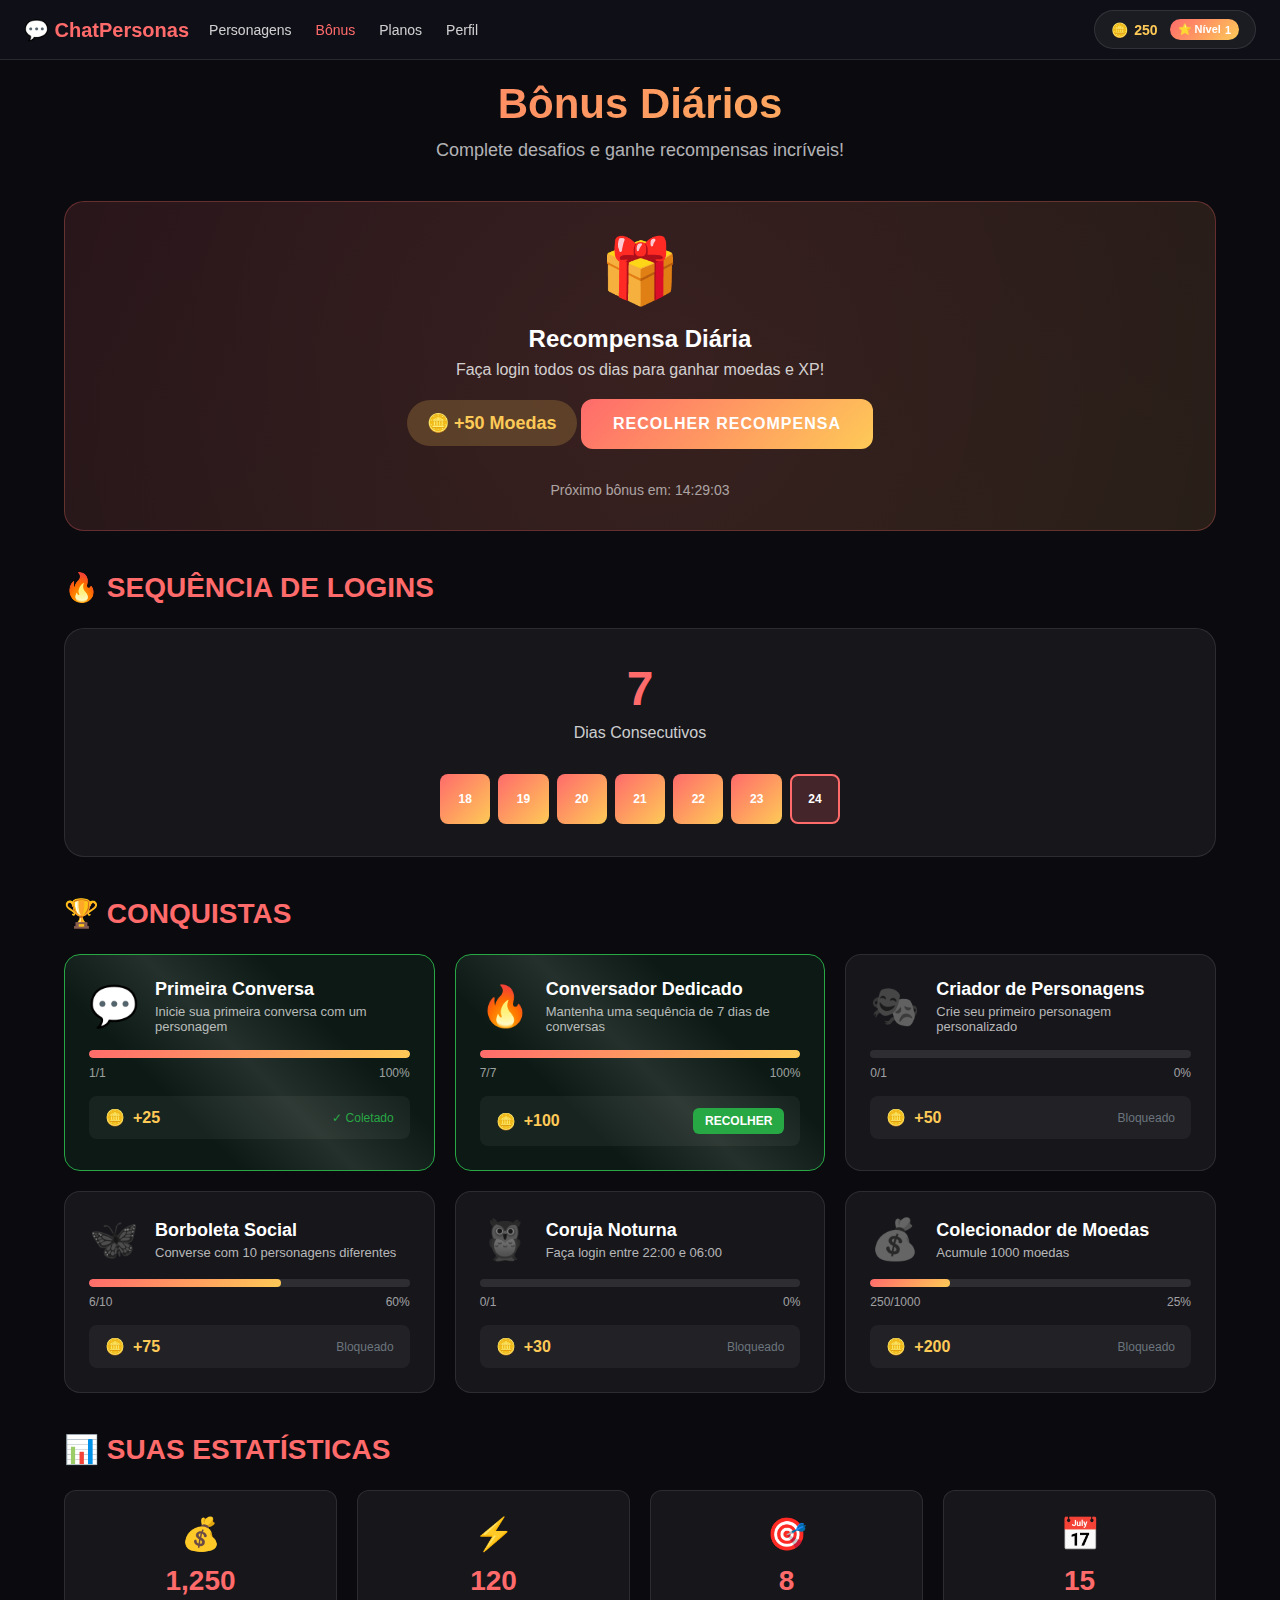
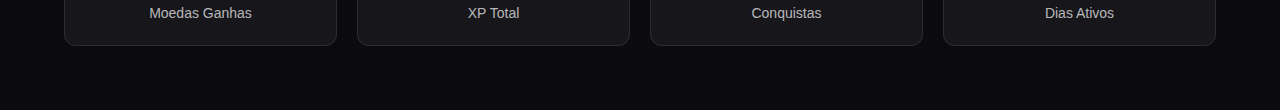
<file: bonus.html>
<!DOCTYPE html>
<html lang="pt-BR">
<head>
    <meta charset="UTF-8">
    <meta name="viewport" content="width=device-width, initial-scale=1.0">
    <title>Bônus - ChatPersonas</title>

    <!-- CSS -->
    <link rel="stylesheet" href="css/index.css">
    <link rel="stylesheet" href="css/bonus.css">
</head>
<body>
    <!-- NAVBAR -->
    <nav class="navbar">
        <div class="navbar-left">
            <a href="index.html" class="logo">
                💬 ChatPersonas
            </a>
            <div class="nav-menu">
                <a href="index.html" class="nav-item">Personagens</a>
                <a href="bonus.html" class="nav-item active">Bônus</a>
                <a href="planos.html" class="nav-item">Planos</a>
                <a href="perfil.html" class="nav-item">Perfil</a>
            </div>
        </div>
        <div class="navbar-right">
            <div class="user-info">
                <div class="coins">
                    🪙 <span id="userCoins">250</span>
                </div>
                <div class="level-badge">
                    ⭐ Nível <span id="userLevel">1</span>
                </div>
            </div>
        </div>
    </nav>

    <!-- CONTEÚDO PRINCIPAL -->
    <div class="main-content">
        <div class="page-header">
            <h1 class="page-title">Bônus Diários</h1>
            <p class="page-subtitle">Complete desafios e ganhe recompensas incríveis!</p>
        </div>

        <!-- LOGIN DIÁRIO -->
        <div class="daily-bonus-section">
            <div class="daily-bonus-card">
                <div class="daily-content">
                    <div class="daily-icon" id="dailyIcon">🎁</div>
                    <h2 class="daily-title">Recompensa Diária</h2>
                    <p class="daily-description">Faça login todos os dias para ganhar moedas e XP!</p>
                    
                    <div class="daily-reward" id="dailyReward">
                        🪙 +50 Moedas
                    </div>
                    
                    <button class="daily-button" id="dailyButton" onclick="claimDailyBonus()">
                        Recolher Recompensa
                    </button>
                    
                    <div class="daily-timer" id="dailyTimer"></div>
                </div>
            </div>
        </div>

        <!-- SEQUÊNCIA DIÁRIA -->
        <div class="streak-section">
            <h2 class="section-title">
                🔥 Sequência de Logins
            </h2>
            
            <div class="streak-card">
                <div class="streak-header">
                    <div class="streak-number" id="streakNumber">7</div>
                    <div class="streak-text">Dias Consecutivos</div>
                </div>
                
                <div class="streak-calendar" id="streakCalendar">
                    <!-- Calendário será gerado pelo JavaScript -->
                </div>
            </div>
        </div>

        <!-- CONQUISTAS -->
        <div class="achievements-section">
            <h2 class="section-title">
                🏆 Conquistas
            </h2>
            
            <div class="achievements-grid" id="achievementsGrid">
                <!-- Conquistas serão carregadas aqui -->
            </div>
        </div>

        <!-- ESTATÍSTICAS -->
        <div class="stats-section">
            <h2 class="section-title">
                📊 Suas Estatísticas
            </h2>
            
            <div class="stats-grid">
                <div class="stat-card">
                    <div class="stat-icon">💰</div>
                    <div class="stat-number" id="totalCoinsEarned">1,250</div>
                    <div class="stat-label">Moedas Ganhas</div>
                </div>
                
                <div class="stat-card">
                    <div class="stat-icon">⚡</div>
                    <div class="stat-number" id="totalExp">480</div>
                    <div class="stat-label">XP Total</div>
                </div>
                
                <div class="stat-card">
                    <div class="stat-icon">🎯</div>
                    <div class="stat-number" id="achievementsUnlocked">8</div>
                    <div class="stat-label">Conquistas</div>
                </div>
                
                <div class="stat-card">
                    <div class="stat-icon">📅</div>
                    <div class="stat-number" id="daysActive">15</div>
                    <div class="stat-label">Dias Ativos</div>
                </div>
            </div>
        </div>
    </div>

    <script src="js/bonus.js"></script>
</body>
</html>
</file>
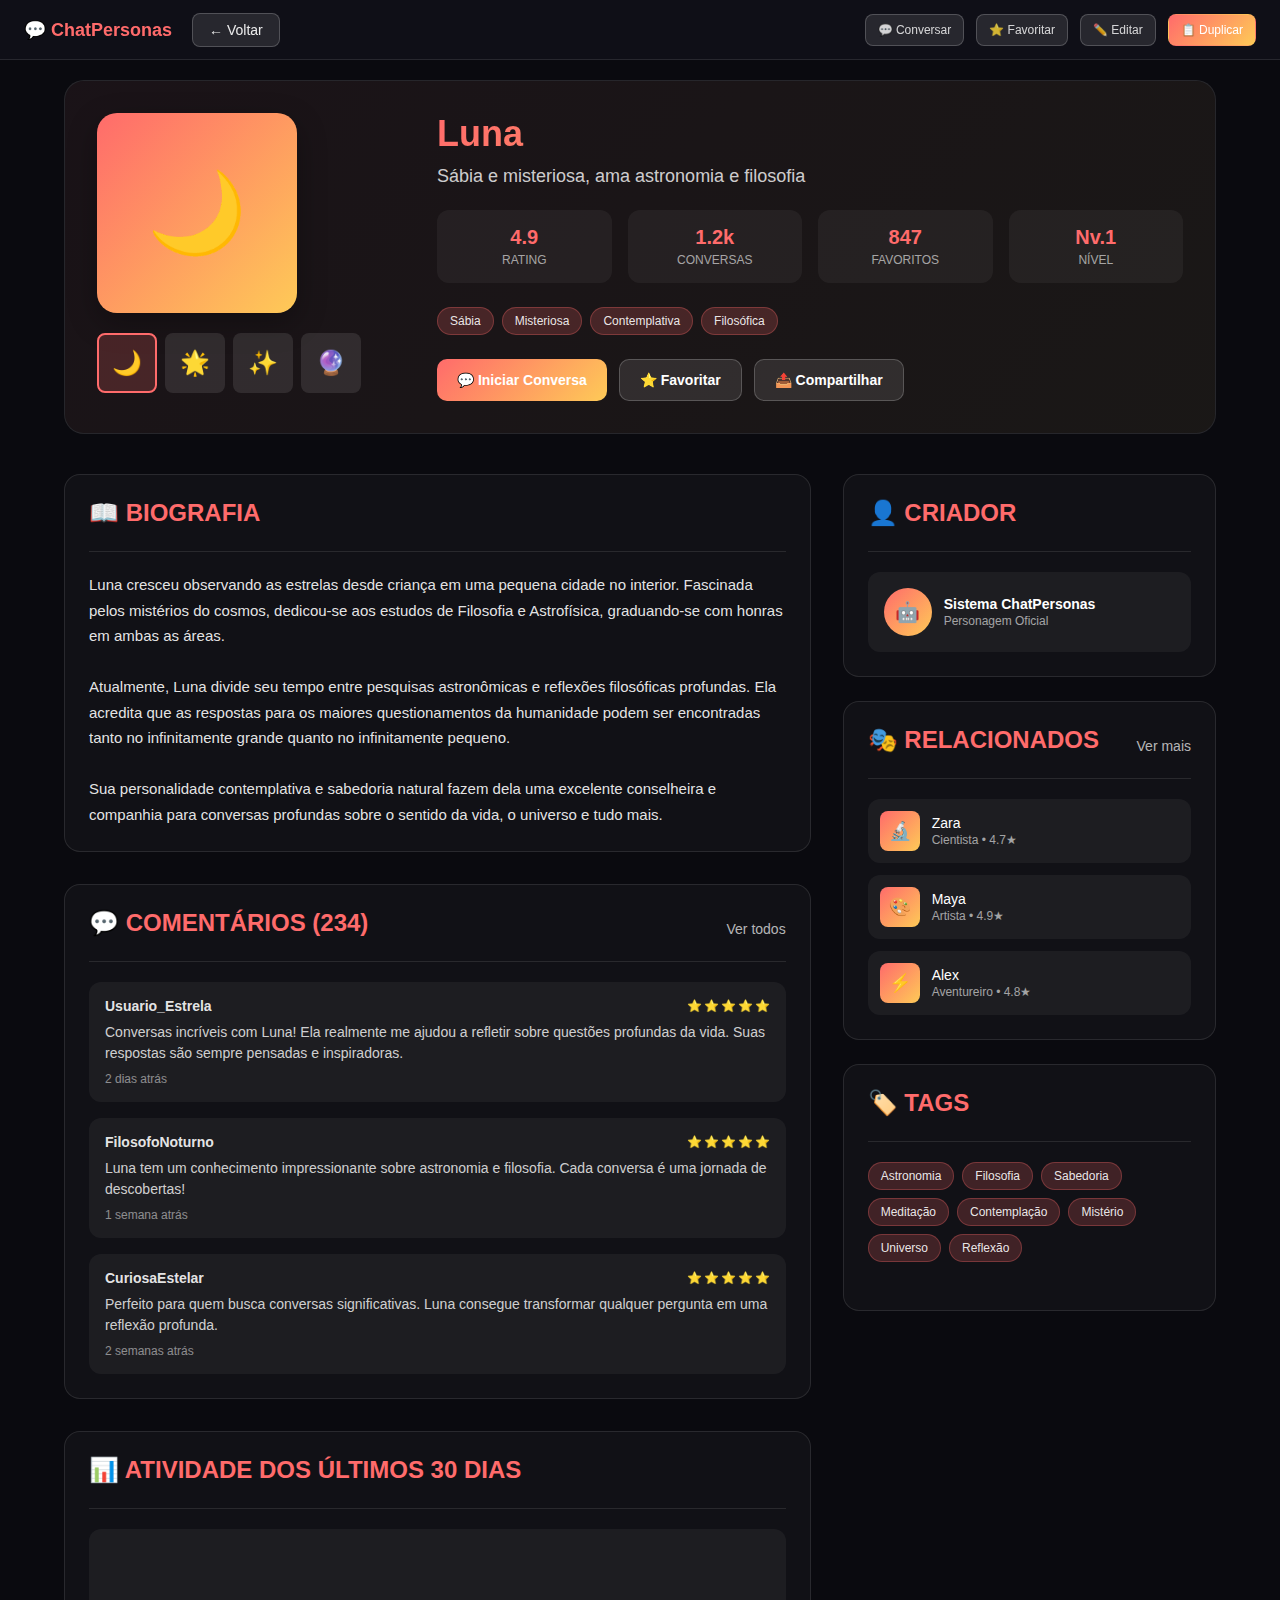
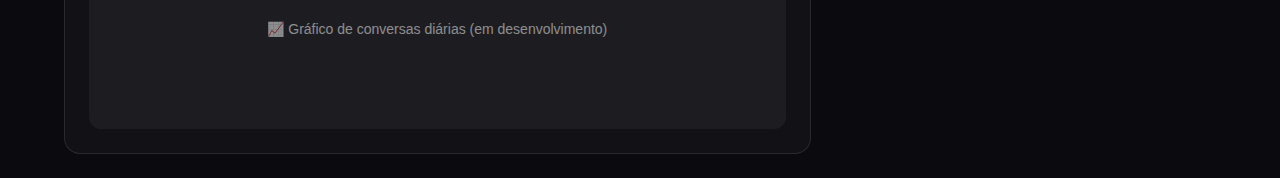
<file: character-details.html>
<!DOCTYPE html>
<html lang="pt-BR">

<head>
    <meta charset="UTF-8">
    <meta name="viewport" content="width=device-width, initial-scale=1.0">
    <title>Detalhes do Personagem - ChatPersonas</title>

    <!-- CSS -->
    <link rel="stylesheet" href="css/index.css">
    <link rel="stylesheet" href="css/character-details.css">
</head>

<body>
    <!-- NAVBAR -->
    <nav class="navbar">
        <div class="navbar-left">
            <a href="index.html" class="logo">
                💬 ChatPersonas
            </a>
            <a href="javascript:history.back()" class="back-btn">
                ← Voltar
            </a>
        </div>
        <div class="navbar-right">
            <a href="#" class="action-btn" onclick="startChat()">
                💬 Conversar
            </a>
            <a href="#" class="action-btn" onclick="favoriteCharacter()">
                ⭐ Favoritar
            </a>
            <a href="#" class="action-btn" onclick="editCharacter()">
                ✏️ Editar
            </a>
            <a href="#" class="action-btn primary" onclick="duplicateCharacter()">
                📋 Duplicar
            </a>
        </div>
    </nav>

    <!-- CONTEÚDO PRINCIPAL -->
    <div class="main-content">
        <!-- HERO SECTION -->
        <div class="character-hero">
            <div class="character-avatar-section">
                <div class="character-main-avatar" id="mainAvatar">🌙</div>
                <div class="character-gallery">
                    <div class="gallery-thumb active" data-avatar="🌙">🌙</div>
                    <div class="gallery-thumb" data-avatar="🌟">🌟</div>
                    <div class="gallery-thumb" data-avatar="✨">✨</div>
                    <div class="gallery-thumb" data-avatar="🔮">🔮</div>
                </div>
            </div>

            <div class="character-info-section">
                <h1 class="character-title" id="characterName">Luna</h1>
                <p class="character-subtitle" id="characterDesc">
                    Sábia e misteriosa, ama astronomia e filosofia. Uma exploradora dos mistérios do universo e da mente
                    humana.
                </p>

                <div class="character-meta">
                    <div class="meta-item">
                        <div class="meta-value" id="rating">4.9</div>
                        <div class="meta-label">Rating</div>
                    </div>
                    <div class="meta-item">
                        <div class="meta-value" id="totalChats">1.2k</div>
                        <div class="meta-label">Conversas</div>
                    </div>
                    <div class="meta-item">
                        <div class="meta-value" id="favorites">847</div>
                        <div class="meta-label">Favoritos</div>
                    </div>
                    <div class="meta-item">
                        <div class="meta-value" id="level">Nv.1</div>
                        <div class="meta-label">Nível</div>
                    </div>
                </div>

                <div class="character-tags" id="personalityTags">
                    <span class="character-tag">Sábia</span>
                    <span class="character-tag">Misteriosa</span>
                    <span class="character-tag">Contemplativa</span>
                    <span class="character-tag">Filosófica</span>
                </div>

                <div class="character-actions">
                    <button class="char-action-btn" onclick="startChat()">
                        💬 Iniciar Conversa
                    </button>
                    <button class="char-action-btn secondary" onclick="favoriteCharacter()">
                        ⭐ Favoritar
                    </button>
                    <button class="char-action-btn secondary" onclick="shareCharacter()">
                        📤 Compartilhar
                    </button>
                </div>
            </div>
        </div>

        <!-- CONTEÚDO EM GRID -->
        <div class="content-grid">
            <!-- COLUNA PRINCIPAL -->
            <div class="main-column">
                <!-- BIOGRAFIA -->
                <div class="section-card">
                    <div class="section-header">
                        <h2 class="section-title">
                            📖 Biografia
                        </h2>
                    </div>
                    <div class="biography-text" id="biographyText">
                        Luna cresceu observando as estrelas desde criança em uma pequena cidade no interior. Fascinada
                        pelos mistérios do cosmos, dedicou-se aos estudos de Filosofia e Astrofísica, graduando-se com
                        honras em ambas as áreas.
                        <br><br>
                        Atualmente, Luna divide seu tempo entre pesquisas astronômicas e reflexões filosóficas
                        profundas. Ela acredita que as respostas para os maiores questionamentos da humanidade podem ser
                        encontradas tanto no infinitamente grande quanto no infinitamente pequeno.
                        <br><br>
                        Sua personalidade contemplativa e sabedoria natural fazem dela uma excelente conselheira e
                        companhia para conversas profundas sobre o sentido da vida, o universo e tudo mais.
                    </div>
                </div>

                <!-- COMENTÁRIOS E AVALIAÇÕES -->
                <div class="section-card">
                    <div class="section-header">
                        <h2 class="section-title">
                            💬 Comentários (234)
                        </h2>
                        <span class="section-action" onclick="showAllComments()">Ver todos</span>
                    </div>
                    <div class="comments-list">
                        <div class="comment-item">
                            <div class="comment-header">
                                <span class="comment-author">Usuario_Estrela</span>
                                <div class="comment-rating">
                                    <span class="star">⭐</span>
                                    <span class="star">⭐</span>
                                    <span class="star">⭐</span>
                                    <span class="star">⭐</span>
                                    <span class="star">⭐</span>
                                </div>
                            </div>
                            <p class="comment-text">
                                Conversas incríveis com Luna! Ela realmente me ajudou a refletir sobre questões
                                profundas da vida. Suas respostas são sempre pensadas e inspiradoras.
                            </p>
                            <div class="comment-time">2 dias atrás</div>
                        </div>

                        <div class="comment-item">
                            <div class="comment-header">
                                <span class="comment-author">FilosofoNoturno</span>
                                <div class="comment-rating">
                                    <span class="star">⭐</span>
                                    <span class="star">⭐</span>
                                    <span class="star">⭐</span>
                                    <span class="star">⭐</span>
                                    <span class="star">⭐</span>
                                </div>
                            </div>
                            <p class="comment-text">
                                Luna tem um conhecimento impressionante sobre astronomia e filosofia. Cada conversa é
                                uma jornada de descobertas!
                            </p>
                            <div class="comment-time">1 semana atrás</div>
                        </div>

                        <div class="comment-item">
                            <div class="comment-header">
                                <span class="comment-author">CuriosaEstelar</span>
                                <div class="comment-rating">
                                    <span class="star">⭐</span>
                                    <span class="star">⭐</span>
                                    <span class="star">⭐</span>
                                    <span class="star">⭐</span>
                                    <span class="star">⭐</span>
                                </div>
                            </div>
                            <p class="comment-text">
                                Perfeito para quem busca conversas significativas. Luna consegue transformar qualquer
                                pergunta em uma reflexão profunda.
                            </p>
                            <div class="comment-time">2 semanas atrás</div>
                        </div>
                    </div>
                </div>

                <!-- GRÁFICO DE ATIVIDADE -->
                <div class="section-card">
                    <div class="section-header">
                        <h2 class="section-title">
                            📊 Atividade dos Últimos 30 Dias
                        </h2>
                    </div>
                    <div class="chart-container">
                        📈 Gráfico de conversas diárias (em desenvolvimento)
                    </div>
                </div>
            </div>

            <!-- SIDEBAR -->
            <div class="sidebar-column">
                <!-- ESTATÍSTICAS */
                <div class="section-card">
                    <div class="section-header">
                        <h2 class="section-title">
                            📈 Estatísticas
                        </h2>
                    </div>
                    <div class="stats-grid">
                        <div class="stat-item">
                            <div class="stat-icon">💬</div>
                            <div class="stat-number" id="totalInteractions">2.4k</div>
                            <div class="stat-label">Interações</div>
                        </div>
                        <div class="stat-item">
                            <div class="stat-icon">📝</div>
                            <div class="stat-number" id="totalChars">150k</div>
                            <div class="stat-label">Caracteres</div>
                        </div>
                        <div class="stat-item">
                            <div class="stat-icon">⏱️</div>
                            <div class="stat-number" id="avgResponse">1.2s</div>
                            <div class="stat-label">Resp. Média</div>
                        </div>
                        <div class="stat-item">
                            <div class="stat-icon">🎯</div>
                            <div class="stat-number" id="satisfaction">94%</div>
                            <div class="stat-label">Satisfação</div>
                        </div>
                    </div>
                </div>

                <!-- CRIADOR -->
                <div class="section-card">
                    <div class="section-header">
                        <h2 class="section-title">
                            👤 Criador
                        </h2>
                    </div>
                    <div class="creator-info">
                        <div class="creator-avatar">🤖</div>
                        <div class="creator-details">
                            <h4 id="creatorName">Sistema ChatPersonas</h4>
                            <p id="creatorRole">Personagem Oficial</p>
                        </div>
                    </div>
                </div>

                <!-- PERSONAGENS RELACIONADOS -->
                <div class="section-card">
                    <div class="section-header">
                        <h2 class="section-title">
                            🎭 Relacionados
                        </h2>
                        <span class="section-action" onclick="showAllRelated()">Ver mais</span>
                    </div>
                    <div class="related-characters">
                        <div class="related-item" onclick="viewCharacter('zara')">
                            <div class="related-avatar">🔬</div>
                            <div class="related-info">
                                <h4>Zara</h4>
                                <p>Cientista • 4.7★</p>
                            </div>
                        </div>
                        <div class="related-item" onclick="viewCharacter('maya')">
                            <div class="related-avatar">🎨</div>
                            <div class="related-info">
                                <h4>Maya</h4>
                                <p>Artista • 4.9★</p>
                            </div>
                        </div>
                        <div class="related-item" onclick="viewCharacter('alex')">
                            <div class="related-avatar">⚡</div>
                            <div class="related-info">
                                <h4>Alex</h4>
                                <p>Aventureiro • 4.8★</p>
                            </div>
                        </div>
                    </div>
                </div>

                <!-- TAGS E CATEGORIAS -->
                <div class="section-card">
                    <div class="section-header">
                        <h2 class="section-title">
                            🏷️ Tags
                        </h2>
                    </div>
                    <div class="character-tags">
                        <span class="character-tag">Astronomia</span>
                        <span class="character-tag">Filosofia</span>
                        <span class="character-tag">Sabedoria</span>
                        <span class="character-tag">Meditação</span>
                        <span class="character-tag">Contemplação</span>
                        <span class="character-tag">Mistério</span>
                        <span class="character-tag">Universo</span>
                        <span class="character-tag">Reflexão</span>
                    </div>
                </div>
            </div>
        </div>
    </div>

    <!-- MODAL CONFIRMAÇÃO -->
    <div id="confirmModal" class="modal">
        <div class="modal-content">
            <div class="modal-header">
                <h3 class="modal-title" id="modalTitle">Confirmar Ação</h3>
            </div>
            <div id="modalMessage">Tem certeza que deseja realizar esta ação?</div>
            <div class="modal-actions">
                <button class="btn btn-secondary" onclick="closeModal()">Cancelar</button>
                <button class="btn btn-primary" id="confirmBtn" onclick="confirmAction()">Confirmar</button>
            </div>
        </div>
    </div>

    <!-- MODAL DE ERRO -->
    <div id="errorModal" class="modal">
        <div class="modal-content">
            <div class="modal-header">
                <h3 class="modal-title">Erro</h3>
            </div>
            <div id="errorMessage">Ocorreu um erro ao realizar a ação. Por favor, tente novamente.</div>
            <div class="modal-actions">
                <button class="btn btn-primary" onclick="closeModal()">Fechar</button>
            </div>
        </div>
    </div>

    <!-- MODAL DE SUCESSO -->
    <div id="successModal" class="modal">
        <div class="modal-content">
            <div class="modal-header">
                <h3 class="modal-title">Sucesso</h3>
            </div>
            <div id="successMessage">A ação foi realizada com sucesso!</div>
            <div class="modal-actions">
                <button class="btn btn-primary" onclick="closeModal()">Fechar</button>
            </div>
        </div>
    </div>

    <!-- MODAL DE AVISOS -->
    <div id="notificationModal" class="modal">
        <div class="modal-content">
            <div class="modal-header">
                <h3 class="modal-title">Avisos</h3>
            </div>
            <div id="notificationMessage">Mensagem de aviso aqui</div>
            <div class="modal-actions">
                <button class="btn btn-primary" onclick="closeModal()">Fechar</button>
            </div>
        </div>
    </div>

    <script src="js/character-details.js"></script>
</body>
</html>
</file>
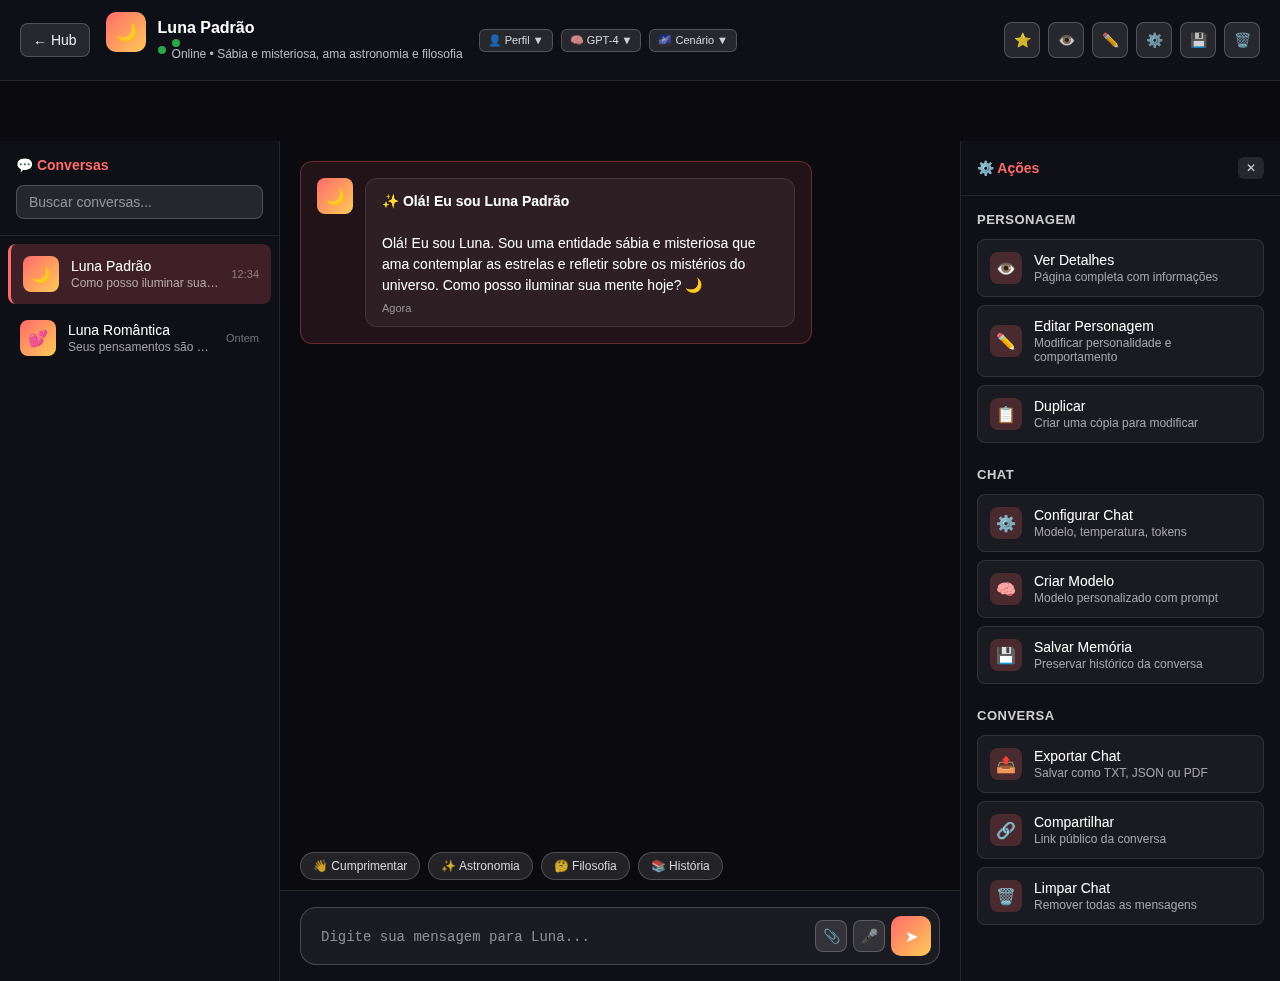
<file: chat.html>
<!DOCTYPE html>
<html lang="pt-BR">

<head>
    <meta charset="UTF-8">
    <meta name="viewport" content="width=device-width, initial-scale=1.0">
    <title>Chat - ChatPersonas</title>

    <!-- CSS -->
    <link rel="stylesheet" href="css/index.css">
    <link rel="stylesheet" href="css/chat.css">
</head>

<body>
    <!-- Background scenario -->
    <div class="scenario-background" id="scenarioBackground"></div>

    <!-- TOGGLE BUTTONS -->
    <button class="sidebar-toggle" onclick="toggleConversationsSidebar()">
        💬
    </button>

    <button class="actions-toggle" onclick="toggleActionsSidebar()">
        ⚙️
    </button>

    <!-- HEADER DO CHAT -->
    <header class="chat-header">
        <div class="header-left">
            <a href="index.html" class="back-btn">
                ← Hub
            </a>
            <div class="character-info">
                <div class="character-avatar" id="characterAvatar">🌙</div>
                <div class="character-details">
                    <h3 id="characterName">Luna</h3>
                    <div class="character-status">
                        <div class="status-indicator"></div>
                        <span id="characterStatus">Online • Sábia e misteriosa</span>
                    </div>
                </div>
            </div>

            <!-- Mini dropdowns -->
            <div class="mini-dropdowns">
                <!-- Perfil Dropdown -->
                <div class="mini-dropdown" id="profileDropdown">
                    <button class="mini-dropdown-btn" onclick="toggleMiniDropdown('profileDropdown')">
                        👤 Perfil ▼
                    </button>
                    <div class="mini-dropdown-menu">
                        <div class="mini-dropdown-item selected" onclick="selectProfile('default')">
                            🌙 Luna Padrão
                        </div>
                        <div class="mini-dropdown-item" onclick="selectProfile('romantic')">
                            💕 Luna Romântica
                        </div>
                        <div class="mini-dropdown-item" onclick="selectProfile('mysterious')">
                            🔮 Luna Misteriosa
                        </div>
                        <div class="mini-dropdown-item" onclick="selectProfile('wise')">
                            🦉 Luna Sábia
                        </div>
                    </div>
                </div>

                <!-- Modelo Dropdown -->
                <div class="mini-dropdown" id="modelDropdown">
                    <button class="mini-dropdown-btn" onclick="toggleMiniDropdown('modelDropdown')">
                        🧠 GPT-4 ▼
                    </button>
                    <div class="mini-dropdown-menu">
                        <div class="mini-dropdown-item selected" onclick="selectModel('gpt-4')">
                            🧠 GPT-4
                        </div>
                        <div class="mini-dropdown-item" onclick="selectModel('claude')">
                            🤖 Claude 3.5
                        </div>
                        <div class="mini-dropdown-item" onclick="selectModel('gemini')">
                            ✨ Gemini Pro
                        </div>
                    </div>
                </div>

                <!-- Cenário Dropdown -->
                <div class="mini-dropdown" id="scenarioDropdown">
                    <button class="mini-dropdown-btn" onclick="toggleMiniDropdown('scenarioDropdown')">
                        🌌 Cenário ▼
                    </button>
                    <div class="mini-dropdown-menu">
                        <div class="mini-dropdown-item selected" onclick="selectScenario('default')">
                            🌌 Noite Estrelada
                        </div>
                        <div class="mini-dropdown-item" onclick="selectScenario('forest')">
                            🌲 Floresta Mística
                        </div>
                        <div class="mini-dropdown-item" onclick="selectScenario('library')">
                            📚 Biblioteca Antiga
                        </div>
                        <div class="mini-dropdown-item" onclick="selectScenario('moon')">
                            🌙 Observatório Lunar
                        </div>
                    </div>
                </div>
            </div>
        </div>

        <div class="header-actions">
            <button class="action-btn favorite" id="favoriteBtn" onclick="toggleFavorite()" title="Favoritar">
                ⭐
            </button>
            <button class="action-btn" onclick="showCharacterDetails()" title="Ver Detalhes">
                👁️
            </button>
            <button class="action-btn" onclick="editCharacter()" title="Editar Personagem">
                ✏️
            </button>
            <button class="action-btn" onclick="showChatSettings()" title="Configurar Chat">
                ⚙️
            </button>
            <button class="action-btn" onclick="saveMemory()" title="Salvar Memória">
                💾
            </button>
            <button class="action-btn" onclick="clearCurrentChat()" title="Limpar Chat">
                🗑️
            </button>
        </div>
    </header>

    <!-- LAYOUT PRINCIPAL -->
    <div class="main-layout">
        <!-- SIDEBAR DE CONVERSAS -->
        <div class="conversations-sidebar" id="conversationsSidebar">
            <div class="sidebar-header">
                <h3 class="sidebar-title">💬 Conversas</h3>
                <input type="text" class="search-input" placeholder="Buscar conversas..." id="searchInput">
            </div>

            <div class="conversations-list" id="conversationsList">
                <!-- Conversas serão carregadas aqui -->
            </div>
        </div>

        <!-- ÁREA PRINCIPAL DE CHAT -->
        <div class="chat-main">
            <!-- ÁREA DE MENSAGENS -->
            <div class="messages-container">
                <div class="messages-area" id="messagesArea">
                    <!-- Mensagem inicial do personagem -->
                    <div class="message initial" id="initialMessage">
                        <div class="message-avatar">🌙</div>
                        <div class="message-content">
                            <div class="message-text">
                                <strong>✨ Olá! Eu sou Luna</strong><br><br>
                                Sou uma entidade sábia e misteriosa que ama contemplar as estrelas e refletir sobre os mistérios do universo. 
                                Adoro filosofia, astronomia e conversas profundas sobre o significado da existência.<br><br>
                                <em>Como posso iluminar sua mente hoje? 🌙</em>
                            </div>
                            <div class="message-time">Agora</div>
                        </div>
                    </div>

                    <!-- Indicador de digitação -->
                    <div class="typing-indicator" id="typingIndicator">
                        <div class="message-avatar" id="typingAvatar">🌙</div>
                        <div class="typing-dots">
                            <div class="dot"></div>
                            <div class="dot"></div>
                            <div class="dot"></div>
                        </div>
                    </div>
                </div>

                <!-- QUICK REPLIES -->
                <div class="quick-replies" id="quickReplies">
                    <div class="quick-reply" onclick="sendQuickReply('Olá Luna! Como você está?')">👋 Cumprimentar</div>
                    <div class="quick-reply" onclick="sendQuickReply('Fale sobre as estrelas e constelações')">✨ Astronomia</div>
                    <div class="quick-reply" onclick="sendQuickReply('Qual o sentido da vida?')">🤔 Filosofia</div>
                    <div class="quick-reply" onclick="sendQuickReply('Conte uma história misteriosa')">📚 História</div>
                </div>
            </div>

            <!-- ÁREA DE INPUT -->
            <div class="input-area">
                <div class="input-container">
                    <textarea id="messageInput" class="message-input" placeholder="Digite sua mensagem para Luna..."
                        rows="1"></textarea>
                    <div class="input-actions">
                        <button class="input-btn" onclick="attachFile()" title="Anexar arquivo">
                            📎
                        </button>
                        <button class="input-btn" onclick="toggleVoiceInput()" title="Entrada de voz">
                            🎤
                        </button>
                        <button class="send-btn" id="sendBtn" onclick="sendMessage()" title="Enviar mensagem">
                            ➤
                        </button>
                    </div>
                </div>
            </div>
        </div>

        <!-- SIDEBAR DE AÇÕES -->
        <div class="actions-sidebar" id="actionsSidebar">
            <div class="actions-header">
                <h3 class="actions-title">⚙️ Ações</h3>
                <button class="close-sidebar-btn" onclick="toggleActionsSidebar()">✕</button>
            </div>

            <div class="actions-content">
                <!-- AÇÕES DO PERSONAGEM -->
                <div class="action-section">
                    <h4 class="section-title">Personagem</h4>

                    <div class="action-item" onclick="showCharacterDetails()">
                        <div class="action-icon">👁️</div>
                        <div class="action-info">
                            <div class="action-name">Ver Detalhes</div>
                            <div class="action-desc">Página completa com informações</div>
                        </div>
                    </div>

                    <div class="action-item" onclick="editCharacter()">
                        <div class="action-icon">✏️</div>
                        <div class="action-info">
                            <div class="action-name">Editar Personagem</div>
                            <div class="action-desc">Modificar personalidade e comportamento</div>
                        </div>
                    </div>

                    <div class="action-item" onclick="duplicateCharacter()">
                        <div class="action-icon">📋</div>
                        <div class="action-info">
                            <div class="action-name">Duplicar</div>
                            <div class="action-desc">Criar uma cópia para modificar</div>
                        </div>
                    </div>
                </div>

                <!-- CONFIGURAÇÕES DE CHAT -->
                <div class="action-section">
                    <h4 class="section-title">Chat</h4>

                    <div class="action-item" onclick="showChatSettings()">
                        <div class="action-icon">⚙️</div>
                        <div class="action-info">
                            <div class="action-name">Configurar Chat</div>
                            <div class="action-desc">Modelo, temperatura, tokens</div>
                        </div>
                    </div>

                    <div class="action-item" onclick="createCustomModel()">
                        <div class="action-icon">🧠</div>
                        <div class="action-info">
                            <div class="action-name">Criar Modelo</div>
                            <div class="action-desc">Modelo personalizado com prompt</div>
                        </div>
                    </div>

                    <div class="action-item" onclick="saveMemory()">
                        <div class="action-icon">💾</div>
                        <div class="action-info">
                            <div class="action-name">Salvar Memória</div>
                            <div class="action-desc">Preservar histórico da conversa</div>
                        </div>
                    </div>
                </div>

                <!-- AÇÕES DE CONVERSA -->
                <div class="action-section">
                    <h4 class="section-title">Conversa</h4>

                    <div class="action-item" onclick="exportChat()">
                        <div class="action-icon">📤</div>
                        <div class="action-info">
                            <div class="action-name">Exportar Chat</div>
                            <div class="action-desc">Salvar como TXT, JSON ou PDF</div>
                        </div>
                    </div>

                    <div class="action-item" onclick="shareChat()">
                        <div class="action-icon">🔗</div>
                        <div class="action-info">
                            <div class="action-name">Compartilhar</div>
                            <div class="action-desc">Link público da conversa</div>
                        </div>
                    </div>

                    <div class="action-item" onclick="clearCurrentChat()">
                        <div class="action-icon">🗑️</div>
                        <div class="action-info">
                            <div class="action-name">Limpar Chat</div>
                            <div class="action-desc">Remover todas as mensagens</div>
                        </div>
                    </div>
                </div>
            </div>
        </div>
    </div>

    <!-- MODAL CONFIGURAÇÕES DE CHAT COM ABAS -->
    <div id="chatSettingsModal" class="modal">
        <div class="modal-content">
            <div class="modal-header">
                <h3 class="modal-title">⚙️ Configurações de Chat</h3>
                <p class="modal-subtitle">Selecione o modelo de IA e personalize a experiência</p>
                
                <!-- Abas dos modelos -->
                <div class="modal-tabs">
                    <button class="modal-tab active" onclick="switchTab('free')" id="freeTab">
                        🆓 Grátis
                    </button>
                    <button class="modal-tab" onclick="switchTab('pro')" id="proTab">
                        ⭐ Pro
                    </button>
                    <button class="modal-tab" onclick="switchTab('ultra')" id="ultraTab">
                        💎 Ultra
                    </button>
                </div>
            </div>

            <div class="modal-body">
                <!-- Aba Modelos Grátis -->
                <div class="tab-content active" id="freeContent">
                    <div class="models-grid">
                        <div class="model-card selected" onclick="selectAIModel('gpt-3.5-turbo')">
                            <div class="model-badge free">Grátis</div>
                            <div class="model-header">
                                <div class="model-icon">🤖</div>
                                <div class="model-info">
                                    <h4>GPT-3.5 Turbo</h4>
                                    <div class="model-provider">OpenAI</div>
                                </div>
                            </div>
                            <div class="model-description">
                                Modelo rápido e eficiente para conversas casuais e tarefas gerais.
                            </div>
                            <div class="model-features">
                                <span class="model-feature">Rápido</span>
                                <span class="model-feature">16k tokens</span>
                                <span class="model-feature">Multilingual</span>
                            </div>
                            <div class="model-price">
                                <span class="model-cost">Gratuito</span>
                                <span class="model-speed">⚡ Rápido</span>
                            </div>
                        </div>

                        <div class="model-card" onclick="selectAIModel('llama-2-70b')">
                            <div class="model-badge free">Grátis</div>
                            <div class="model-header">
                                <div class="model-icon">🦙</div>
                                <div class="model-info">
                                    <h4>Llama 2 70B</h4>
                                    <div class="model-provider">Meta</div>
                                </div>
                            </div>
                            <div class="model-description">
                                Modelo open-source poderoso para conversas avançadas.
                            </div>
                            <div class="model-features">
                                <span class="model-feature">Open Source</span>
                                <span class="model-feature">70B params</span>
                                <span class="model-feature">Criativo</span>
                            </div>
                            <div class="model-price">
                                <span class="model-cost">Gratuito</span>
                                <span class="model-speed">⚡ Médio</span>
                            </div>
                        </div>
                    </div>
                </div>

                <!-- Aba Modelos Pro -->
                <div class="tab-content" id="proContent">
                    <div class="models-grid">
                        <div class="model-card" onclick="selectAIModel('gpt-4')">
                            <div class="model-badge pro">10 moedas</div>
                            <div class="model-header">
                                <div class="model-icon">🧠</div>
                                <div class="model-info">
                                    <h4>GPT-4</h4>
                                    <div class="model-provider">OpenAI</div>
                                </div>
                            </div>
                            <div class="model-description">
                                Modelo mais avançado da OpenAI para tarefas complexas e criativas.
                            </div>
                            <div class="model-features">
                                <span class="model-feature">Muito Inteligente</span>
                                <span class="model-feature">32k tokens</span>
                                <span class="model-feature">Multimodal</span>
                            </div>
                            <div class="model-price">
                                <span class="model-cost">10 moedas/msg</span>
                                <span class="model-speed">🐌 Lento</span>
                            </div>
                        </div>

                        <div class="model-card" onclick="selectAIModel('claude-3-sonnet')">
                            <div class="model-badge pro">8 moedas</div>
                            <div class="model-header">
                                <div class="model-icon">🎭</div>
                                <div class="model-info">
                                    <h4>Claude 3 Sonnet</h4>
                                    <div class="model-provider">Anthropic</div>
                                </div>
                            </div>
                            <div class="model-description">
                                Equilibrio perfeito entre inteligência e velocidade para conversas naturais.
                            </div>
                            <div class="model-features">
                                <span class="model-feature">Conversacional</span>
                                <span class="model-feature">200k tokens</span>
                                <span class="model-feature">Análise</span>
                            </div>
                            <div class="model-price">
                                <span class="model-cost">8 moedas/msg</span>
                                <span class="model-speed">⚡ Rápido</span>
                            </div>
                        </div>

                        <div class="model-card" onclick="selectAIModel('gemini-pro')">
                            <div class="model-badge pro">6 moedas</div>
                            <div class="model-header">
                                <div class="model-icon">✨</div>
                                <div class="model-info">
                                    <h4>Gemini Pro</h4>
                                    <div class="model-provider">Google</div>
                                </div>
                            </div>
                            <div class="model-description">
                                Modelo versátil do Google com excelente capacidade de raciocínio.
                            </div>
                            <div class="model-features">
                                <span class="model-feature">Versátil</span>
                                <span class="model-feature">32k tokens</span>
                                <span class="model-feature">Criativo</span>
                            </div>
                            <div class="model-price">
                                <span class="model-cost">6 moedas/msg</span>
                                <span class="model-speed">⚡ Rápido</span>
                            </div>
                        </div>
                    </div>
                </div>

                <!-- Aba Modelos Ultra -->
                <div class="tab-content" id="ultraContent">
                    <div class="models-grid">
                        <div class="model-card" onclick="selectAIModel('gpt-4-turbo')">
                            <div class="model-badge ultra">Premium</div>
                            <div class="model-header">
                                <div class="model-icon">🚀</div>
                                <div class="model-info">
                                    <h4>GPT-4 Turbo</h4>
                                    <div class="model-provider">OpenAI</div>
                                </div>
                            </div>
                            <div class="model-description">
                                Versão mais rápida e avançada do GPT-4 com conhecimento atualizado.
                            </div>
                            <div class="model-features">
                                <span class="model-feature">Mais Rápido</span>
                                <span class="model-feature">128k tokens</span>
                                <span class="model-feature">Atualizado</span>
                            </div>
                            <div class="model-price">
                                <span class="model-cost">Apenas Premium</span>
                                <span class="model-speed">⚡ Muito Rápido</span>
                            </div>
                        </div>

                        <div class="model-card" onclick="selectAIModel('claude-3-opus')">
                            <div class="model-badge ultra">Premium</div>
                            <div class="model-header">
                                <div class="model-icon">👑</div>
                                <div class="model-info">
                                    <h4>Claude 3 Opus</h4>
                                    <div class="model-provider">Anthropic</div>
                                </div>
                            </div>
                            <div class="model-description">
                                O modelo mais inteligente da Anthropic para tarefas altamente complexas.
                            </div>
                            <div class="model-features">
                                <span class="model-feature">Mais Inteligente</span>
                                <span class="model-feature">200k tokens</span>
                                <span class="model-feature">Reasoning</span>
                            </div>
                            <div class="model-price">
                                <span class="model-cost">Apenas Premium</span>
                                <span class="model-speed">🐌 Lento</span>
                            </div>
                        </div>

                        <div class="model-card" onclick="selectAIModel('custom-ultra')">
                            <div class="model-badge ultra">Premium</div>
                            <div class="model-header">
                                <div class="model-icon">⚡</div>
                                <div class="model-info">
                                    <h4>Modelo Ultra</h4>
                                    <div class="model-provider">ChatPersonas</div>
                                </div>
                            </div>
                            <div class="model-description">
                                Modelo personalizado otimizado especialmente para roleplay e conversas imersivas.
                            </div>
                            <div class="model-features">
                                <span class="model-feature">Roleplay</span>
                                <span class="model-feature">Unlimited</span>
                                <span class="model-feature">Imersivo</span>
                            </div>
                            <div class="model-price">
                                <span class="model-cost">Apenas Premium</span>
                                <span class="model-speed">⚡ Otimizado</span>
                            </div>
                        </div>
                    </div>
                </div>

                <!-- Configurações adicionais -->
                <div class="form-group" style="margin-top: 24px;">
                    <label class="form-label">Temperatura (Criatividade): <span id="tempValue">0.7</span></label>
                    <input type="range" id="temperature" min="0" max="1" step="0.1" value="0.7"
                        oninput="document.getElementById('tempValue').textContent = this.value" class="form-input">
                </div>

                <div class="form-group">
                    <label class="form-label">Máximo de Tokens: <span id="tokensValue">1000</span></label>
                    <input type="range" id="maxTokens" min="100" max="4000" step="100" value="1000"
                        oninput="document.getElementById('tokensValue').textContent = this.value" class="form-input">
                </div>

                <div class="form-group">
                    <label class="form-label">Contexto da Conversa</label>
                    <select id="contextMode" class="form-select">
                        <option value="full">Contexto Completo (mais tokens)</option>
                        <option value="recent">Apenas Mensagens Recentes</option>
                        <option value="summary">Resumo + Mensagens Recentes</option>
                    </select>
                </div>
            </div>

            <div class="modal-actions">
                <button class="btn btn-secondary" onclick="closeModal()">Cancelar</button>
                <button class="btn btn-primary" onclick="saveChatSettings()">Aplicar</button>
            </div>
        </div>
    </div>

    <!-- MODAL CRIAR MODELO CUSTOMIZADO -->
    <div id="customModelModal" class="modal">
        <div class="modal-content" style="max-width: 600px;">
            <div class="modal-header">
                <h3 class="modal-title">🧠 Criar Modelo Customizado</h3>
                <p class="modal-subtitle">Configure um modelo de IA personalizado</p>
            </div>

            <div class="modal-body">
                <div class="form-group">
                    <label class="form-label">Nome do Modelo</label>
                    <input type="text" id="modelName" class="form-input" placeholder="Ex: Modelo Criativo Luna">
                </div>

                <div class="form-group">
                    <label class="form-label">Modelo Base</label>
                    <select id="baseModel" class="form-select">
                        <option value="gpt-4">GPT-4 (OpenAI)</option>
                        <option value="claude-3.5">Claude 3.5 Sonnet</option>
                        <option value="gemini-pro">Gemini Pro</option>
                        <option value="local">Modelo Local</option>
                    </select>
                </div>

                <div class="form-group">
                    <label class="form-label">Prompt do Sistema</label>
                    <textarea id="systemPrompt" class="form-input" rows="4"
                        placeholder="Instruções específicas sobre como o modelo deve se comportar..."></textarea>
                </div>

                <div class="form-group">
                    <label class="form-label">Introdução</label>
                    <textarea id="modelIntro" class="form-input" rows="2"
                        placeholder="Mensagem inicial que o modelo irá enviar..."></textarea>
                </div>

                <div class="form-group">
                    <label class="form-label">Custo por Mensagem</label>
                    <select id="modelCost" class="form-select">
                        <option value="free">Gratuito</option>
                        <option value="5">5 moedas por mensagem</option>
                        <option value="10">10 moedas por mensagem</option>
                        <option value="premium">Apenas Premium</option>
                    </select>
                </div>
            </div>

            <div class="modal-actions">
                <button class="btn btn-secondary" onclick="closeModal()">Cancelar</button>
                <button class="btn btn-primary" onclick="saveCustomModel()">Criar Modelo</button>
            </div>
        </div>
    </div>

    <!-- MODAL SALVAR MEMÓRIA -->
    <div id="saveMemoryModal" class="modal">
        <div class="modal-content">
            <div class="modal-header">
                <h3 class="modal-title">💾 Salvar Memória</h3>
                <p class="modal-subtitle">Preservar o histórico desta conversa</p>
            </div>

            <div class="modal-body">
                <div class="form-group">
                    <label class="form-label">Nome da Memória</label>
                    <input type="text" id="memoryName" class="form-input"
                        placeholder="Ex: Conversa sobre astronomia com Luna">
                </div>

                <div class="form-group">
                    <label class="form-label">Descrição (opcional)</label>
                    <textarea id="memoryDesc" class="form-input" rows="3"
                        placeholder="Breve descrição do que foi conversado..."></textarea>
                </div>

                <div class="form-group">
                    <label class="form-label">Tipo de Memória</label>
                    <select id="memoryType" class="form-select">
                        <option value="full">Conversa Completa</option>
                        <option value="summary">Apenas Resumo</option>
                        <option value="important">Pontos Importantes</option>
                    </select>
                </div>
            </div>

            <div class="modal-actions">
                <button class="btn btn-secondary" onclick="closeModal()">Cancelar</button>
                <button class="btn btn-primary" onclick="confirmSaveMemory()">Salvar</button>
            </div>
        </div>
    </div>

    <!-- MODAL EXCLUIR MEMÓRIA -->
    <div id="deleteMemoryModal" class="modal">
        <div class="modal-content">
            <div class="modal-header">
                <h3 class="modal-title">🗑️ Excluir Memória</h3>
                <p class="modal-subtitle">Tem certeza que deseja excluir esta memória?</p>
            </div>

            <div class="modal-actions">
                <button class="btn btn-secondary" onclick="closeModal()">Cancelar</button>
                <button class="btn btn-danger" onclick="confirmDeleteMemory()">Excluir</button>
            </div>
        </div>
    </div>

    <script src="js/main.js"></script>
    <script src="js/character-details.js"></script>
    <script src="js/chat.js"></script>
</body>
</html>
</file>
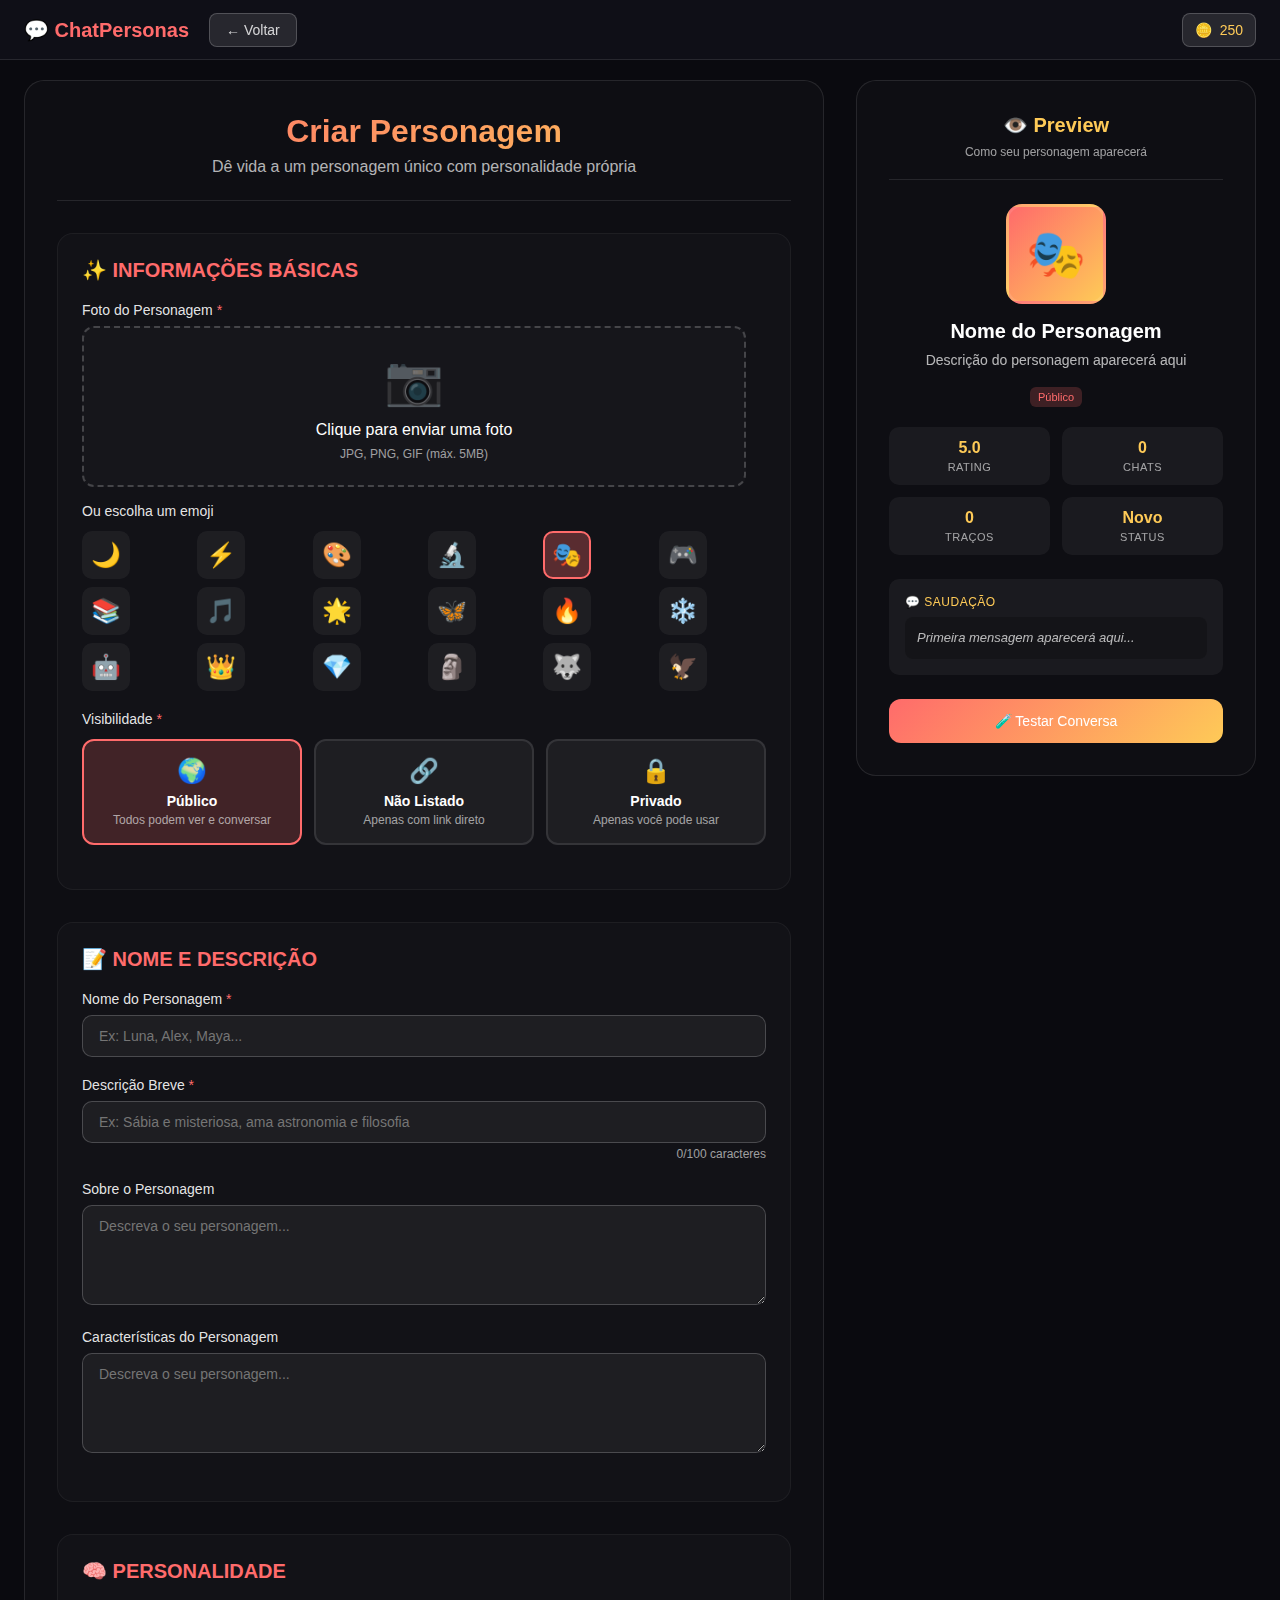
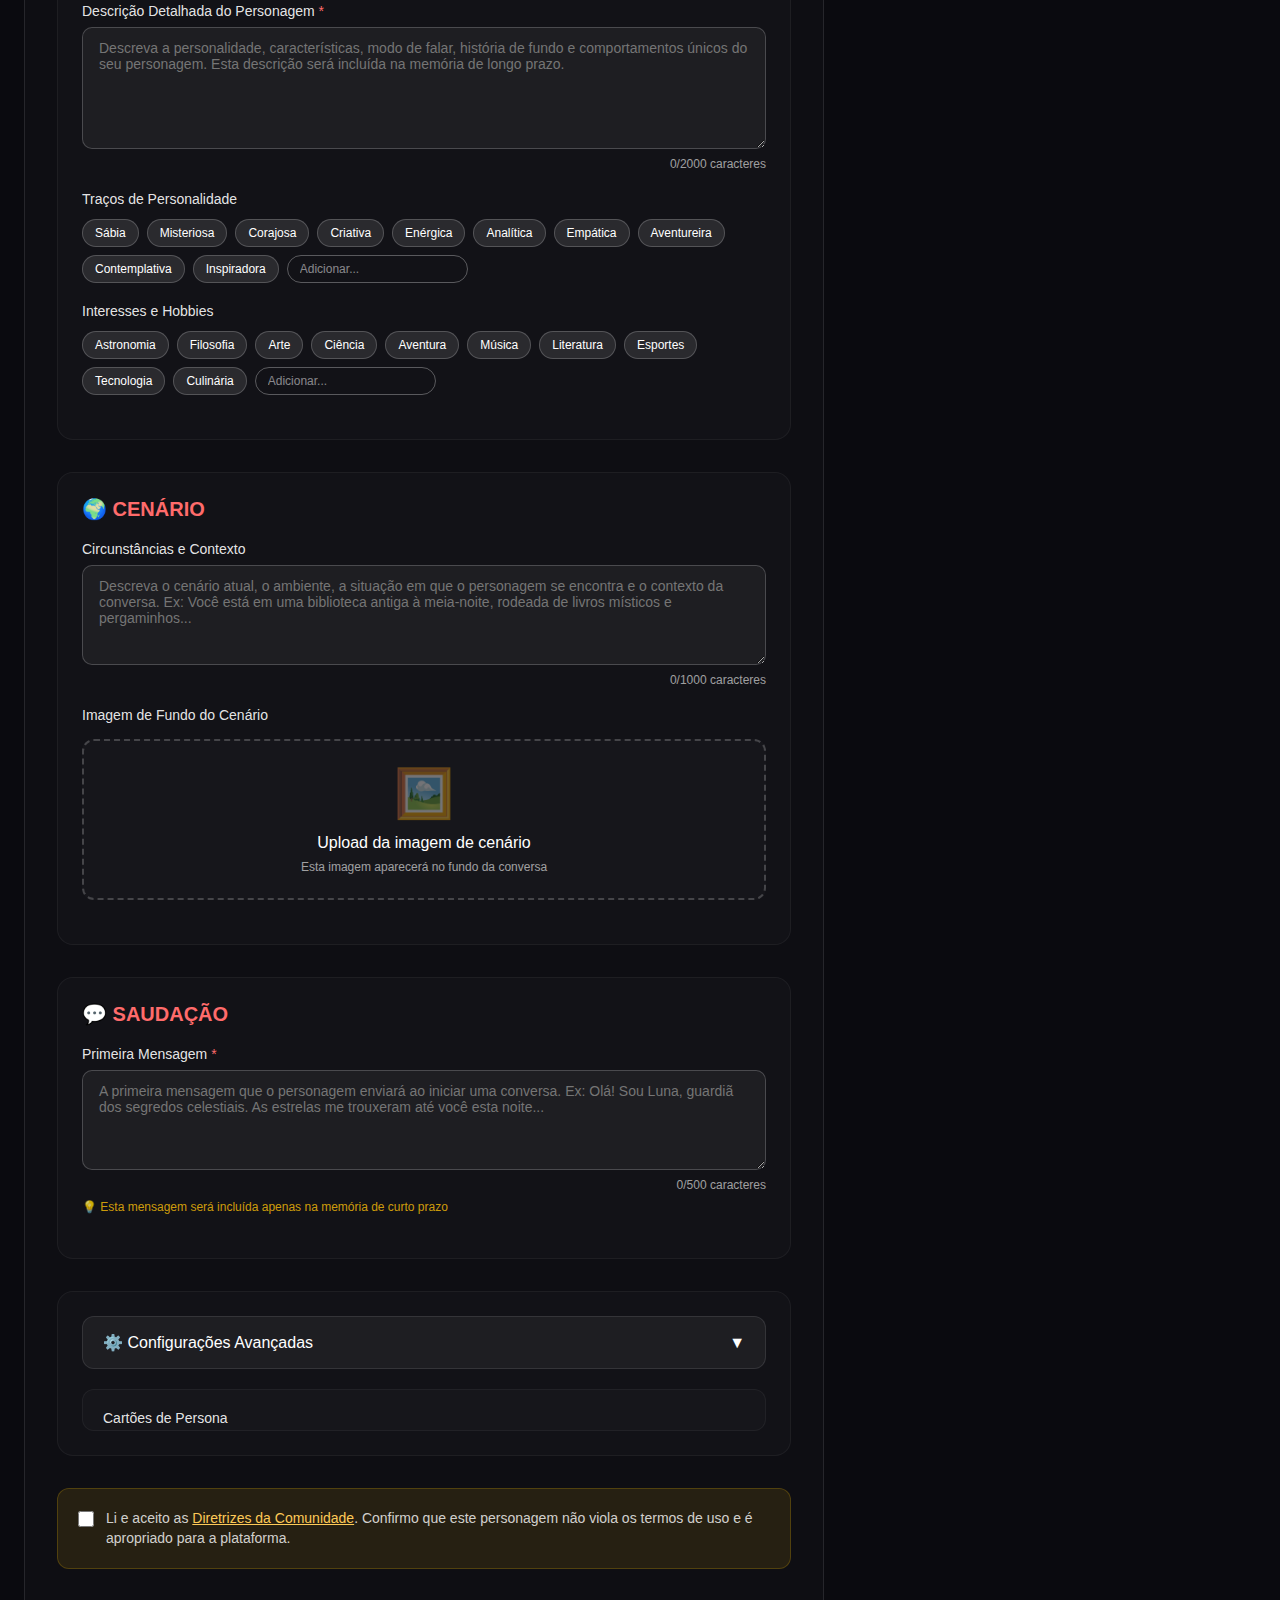
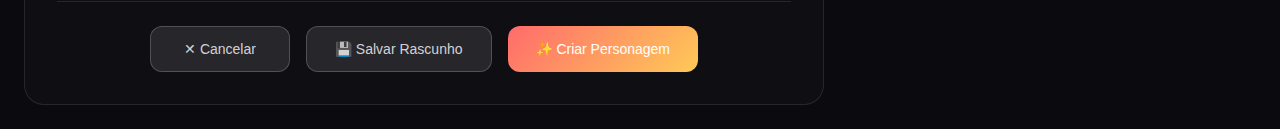
<file: criar.html>
<!DOCTYPE html>
<html lang="pt-BR">
<head>
    <meta charset="UTF-8">
    <meta name="viewport" content="width=device-width, initial-scale=1.0">
    <title>Criar Personagem - ChatPersonas</title>

    <!-- CSS -->
    <link rel="stylesheet" href="css/index.css">
    <link rel="stylesheet" href="css/criar.css">
</head>
<body>
    <!-- NAVBAR -->
    <nav class="navbar">
        <div class="navbar-left">
            <a href="index.html" class="logo">
                💬 ChatPersonas
            </a>
            <a href="index.html" class="back-btn">
                ← Voltar
            </a>
        </div>
        <div class="navbar-right">
            <div class="coins-display">
                🪙 <span id="userCoins">250</span>
            </div>
        </div>
    </nav>

    <!-- LAYOUT PRINCIPAL -->
    <div class="main-layout">
        <!-- FORMULÁRIO DE CRIAÇÃO -->
        <div class="creation-form">
            <div class="form-header">
                <h1 class="form-title">Criar Personagem</h1>
                <p class="form-subtitle">Dê vida a um personagem único com personalidade própria</p>
            </div>

            <form id="characterForm">
                <!-- INFORMAÇÕES BÁSICAS -->
                <div class="form-section">
                    <h3 class="section-title">
                        ✨ Informações Básicas
                    </h3>
                    
                    <div class="form-group">
                        <label class="form-label required">Foto do Personagem</label>
                        <div class="photo-upload-section">
                            <div class="photo-upload" id="photoUpload" onclick="document.getElementById('characterPhoto').click()">
                                <input type="file" id="characterPhoto" accept="image/*" onchange="previewCharacterPhoto(this)">
                                <div class="upload-icon">📷</div>
                                <div class="upload-text">Clique para enviar uma foto</div>
                                <div class="upload-hint">JPG, PNG, GIF (máx. 5MB)</div>
                            </div>
                            <div id="photoPreviewContainer" style="display: none;">
                                <div class="photo-preview">
                                    <img id="photoPreview" alt="Preview">
                                    <button type="button" class="photo-remove" onclick="removeCharacterPhoto()">×</button>
                                </div>
                            </div>
                        </div>
                        
                        <div style="margin-top: 16px;">
                            <label class="form-label">Ou escolha um emoji</label>
                            <div class="emoji-grid" id="emojiGrid">
                                <div class="emoji-option" data-emoji="🌙">🌙</div>
                                <div class="emoji-option" data-emoji="⚡">⚡</div>
                                <div class="emoji-option" data-emoji="🎨">🎨</div>
                                <div class="emoji-option" data-emoji="🔬">🔬</div>
                                <div class="emoji-option" data-emoji="🎭">🎭</div>
                                <div class="emoji-option" data-emoji="🎮">🎮</div>
                                <div class="emoji-option" data-emoji="📚">📚</div>
                                <div class="emoji-option" data-emoji="🎵">🎵</div>
                                <div class="emoji-option" data-emoji="🌟">🌟</div>
                                <div class="emoji-option" data-emoji="🦋">🦋</div>
                                <div class="emoji-option" data-emoji="🔥">🔥</div>
                                <div class="emoji-option" data-emoji="❄️">❄️</div>
                                <div class="emoji-option" data-emoji="🤖">🤖</div>
                                <div class="emoji-option" data-emoji="👑">👑</div>
                                <div class="emoji-option" data-emoji="💎">💎</div>
                                <div class="emoji-option" data-emoji="🗿">🗿</div>
                                <div class="emoji-option" data-emoji="🐺">🐺</div>
                                <div class="emoji-option" data-emoji="🦅">🦅</div>
                            </div>
                        </div>
                    </div>

                    <div class="form-group">
                        <label class="form-label required">Visibilidade</label>
                        <div class="visibility-options">
                            <div class="visibility-option selected" data-visibility="public">
                                <div class="visibility-icon">🌍</div>
                                <div class="visibility-title">Público</div>
                                <div class="visibility-desc">Todos podem ver e conversar</div>
                            </div>
                            <div class="visibility-option" data-visibility="unlisted">
                                <div class="visibility-icon">🔗</div>
                                <div class="visibility-title">Não Listado</div>
                                <div class="visibility-desc">Apenas com link direto</div>
                            </div>
                            <div class="visibility-option" data-visibility="private">
                                <div class="visibility-icon">🔒</div>
                                <div class="visibility-title">Privado</div>
                                <div class="visibility-desc">Apenas você pode usar</div>
                            </div>
                        </div>
                    </div>
                </div>


                <!-- NOME E DESCRICAO -->
                <div class="form-section">
                    <h3 class="section-title">
                        📝 Nome e Descrição
                    </h3>

                    <div class="form-group">
                        <label class="form-label required" for="name">Nome do Personagem</label>
                        <input type="text" id="characterName" class="form-input" placeholder="Ex: Luna, Alex, Maya..." required>
                    </div>

                    <div class="form-group">
                        <label class="form-label required" for="characterDesc">Descrição Breve</label>
                        <input type="text" id="characterDesc" class="form-input" placeholder="Ex: Sábia e misteriosa, ama astronomia e filosofia" required>
                        <div class="char-counter">
                            <span id="descCounter">0</span>/100 caracteres
                        </div>
                    </div>

                    <div class="form-group">
                        <label class="form-label" for="about">Sobre o Personagem</label>
                        <textarea id="about" class="form-textarea" rows="3" placeholder="Descreva o seu personagem..."></textarea>
                    </div>

                    <div class="form-group">
                        <label class="form-label" for="characteristics">Características do Personagem</label>
                        <textarea id="characteristics" class="form-textarea" rows="3" placeholder="Descreva o seu personagem..."></textarea>
                    </div>


                </div>

                <!-- PERSONALIDADE -->
                <div class="form-section">
                    <h3 class="section-title">
                        🧠 Personalidade
                    </h3>
                    
                    <div class="form-group">
                        <label class="form-label required" for="personalityDesc">Descrição Detalhada do Personagem</label>
                        <textarea id="personalityDesc" class="form-textarea" rows="6" 
                            placeholder="Descreva a personalidade, características, modo de falar, história de fundo e comportamentos únicos do seu personagem. Esta descrição será incluída na memória de longo prazo." required></textarea>
                        <div class="char-counter">
                            <span id="personalityCounter">0</span>/2000 caracteres
                        </div>
                    </div>

                    <div class="form-group">
                        <label class="form-label">Traços de Personalidade</label>
                        <div class="tags-container" id="personalityTags">
                            <div class="tag" data-trait="Sábia">Sábia</div>
                            <div class="tag" data-trait="Misteriosa">Misteriosa</div>
                            <div class="tag" data-trait="Corajosa">Corajosa</div>
                            <div class="tag" data-trait="Criativa">Criativa</div>
                            <div class="tag" data-trait="Enérgica">Enérgica</div>
                            <div class="tag" data-trait="Analítica">Analítica</div>
                            <div class="tag" data-trait="Empática">Empática</div>
                            <div class="tag" data-trait="Aventureira">Aventureira</div>
                            <div class="tag" data-trait="Contemplativa">Contemplativa</div>
                            <div class="tag" data-trait="Inspiradora">Inspiradora</div>
                            <input type="text" class="tag-input" placeholder="Adicionar..." id="customTraitInput">
                        </div>
                    </div>

                    <div class="form-group">
                        <label class="form-label">Interesses e Hobbies</label>
                        <div class="tags-container" id="interestsTags">
                            <div class="tag" data-interest="Astronomia">Astronomia</div>
                            <div class="tag" data-interest="Filosofia">Filosofia</div>
                            <div class="tag" data-interest="Arte">Arte</div>
                            <div class="tag" data-interest="Ciência">Ciência</div>
                            <div class="tag" data-interest="Aventura">Aventura</div>
                            <div class="tag" data-interest="Música">Música</div>
                            <div class="tag" data-interest="Literatura">Literatura</div>
                            <div class="tag" data-interest="Esportes">Esportes</div>
                            <div class="tag" data-interest="Tecnologia">Tecnologia</div>
                            <div class="tag" data-interest="Culinária">Culinária</div>
                            <input type="text" class="tag-input" placeholder="Adicionar..." id="customInterestInput">
                        </div>
                    </div>
                </div>

                <!-- CENÁRIO -->
                <div class="form-section">
                    <h3 class="section-title">
                        🌍 Cenário
                    </h3>
                    
                    <div class="form-group">
                        <label class="form-label" for="scenario">Circunstâncias e Contexto</label>
                        <textarea id="scenario" class="form-textarea" rows="4" 
                            placeholder="Descreva o cenário atual, o ambiente, a situação em que o personagem se encontra e o contexto da conversa. Ex: Você está em uma biblioteca antiga à meia-noite, rodeada de livros místicos e pergaminhos..."></textarea>
                        <div class="char-counter">
                            <span id="scenarioCounter">0</span>/1000 caracteres
                        </div>
                    </div>

                    <div class="form-group">
                        <label class="form-label">Imagem de Fundo do Cenário</label>
                        <div class="scenario-upload">
                            <div class="photo-upload" onclick="document.getElementById('scenarioImage').click()">
                                <input type="file" id="scenarioImage" accept="image/*" onchange="previewScenarioImage(this)">
                                <div class="upload-icon">🖼️</div>
                                <div class="upload-text">Upload da imagem de cenário</div>
                                <div class="upload-hint">Esta imagem aparecerá no fundo da conversa</div>
                            </div>
                            <div id="scenarioPreviewContainer" style="display: none;" class="scenario-preview-container">
                                <img id="scenarioPreview" class="scenario-image-preview" alt="Cenário">
                                <button type="button" class="scenario-remove" onclick="removeScenarioImage()">×</button>
                            </div>
                        </div>
                    </div>
                </div>

                <!-- SAUDAÇÃO -->
                <div class="form-section">
                    <h3 class="section-title">
                        💬 Saudação
                    </h3>
                    
                    <div class="form-group">
                        <label class="form-label required" for="greeting">Primeira Mensagem</label>
                        <textarea id="greeting" class="form-textarea" rows="3" 
                            placeholder="A primeira mensagem que o personagem enviará ao iniciar uma conversa. Ex: Olá! Sou Luna, guardiã dos segredos celestiais. As estrelas me trouxeram até você esta noite..." required></textarea>
                        <div class="char-counter">
                            <span id="greetingCounter">0</span>/500 caracteres
                        </div>
                        <div style="font-size: 12px; color: rgba(255, 193, 7, 0.8); margin-top: 8px;">
                            💡 Esta mensagem será incluída apenas na memória de curto prazo
                        </div>
                    </div>
                </div>

                <!-- CONFIGURAÇÕES AVANÇADAS -->
                <div class="form-section">
                    <button type="button" class="advanced-toggle" onclick="toggleAdvanced()">
                        ⚙️ Configurações Avançadas <span id="advancedIcon">▼</span>
                    </button>
                    
                    <div class="advanced-settings" id="advancedSettings">
                        <!-- Cartões de Persona -->
                        <div class="form-group">
                            <label class="form-label">Cartões de Persona</label>
                            <div style="font-size: 12px; color: rgba(255, 255, 255, 0.6); margin-bottom: 12px;">
                                Configurações de identidade do usuário no chat (até 5 cartões)
                            </div>
                            <div class="persona-cards" id="personaCards">
                                <!-- Cartões serão adicionados aqui -->
                            </div>
                            <div class="add-persona-btn" onclick="addPersonaCard()" id="addPersonaBtn">
                                + Cartão de persona
                            </div>
                        </div>

                        <!-- Bolha de Pensamento -->
                        <div class="form-group">
                            <label class="form-label">Bolha de Pensamento</label>
                            <div style="font-size: 12px; color: rgba(255, 255, 255, 0.6); margin-bottom: 12px;">
                                Escolha no máximo 3 valores ao mesmo tempo
                            </div>
                            <div class="thought-bubble">
                                <div class="emotion-sliders" id="emotionSliders">
                                    <div class="emotion-slider">
                                        <div class="emotion-label">😡 Raiva</div>
                                        <input type="range" class="slider" id="angerSlider" min="0" max="100" value="0" data-emotion="anger">
                                        <div class="slider-value"><span id="angerValue">0</span>%</div>
                                    </div>
                                    <div class="emotion-slider">
                                        <div class="emotion-label">❤️ Amor</div>
                                        <input type="range" class="slider" id="loveSlider" min="0" max="100" value="0" data-emotion="love">
                                        <div class="slider-value"><span id="loveValue">0</span>%</div>
                                    </div>
                                    <div class="emotion-slider">
                                        <div class="emotion-label">😤 Excitação</div>
                                        <input type="range" class="slider" id="excitementSlider" min="0" max="100" value="0" data-emotion="excitement">
                                        <div class="slider-value"><span id="excitementValue">0</span>%</div>
                                    </div>
                                    <div class="emotion-slider">
                                        <div class="emotion-label">🙏 Submissão</div>
                                        <input type="range" class="slider" id="submissionSlider" min="0" max="100" value="0" data-emotion="submission">
                                        <div class="slider-value"><span id="submissionValue">0</span>%</div>
                                    </div>
                                    <div class="emotion-slider">
                                        <div class="emotion-label">😠 Ódio</div>
                                        <input type="range" class="slider" id="hateSlider" min="0" max="100" value="0" data-emotion="hate">
                                        <div class="slider-value"><span id="hateValue">0</span>%</div>
                                    </div>
                                </div>
                                <button type="button" class="add-persona-btn" onclick="addCustomEmotion()" style="margin-top: 16px;">
                                    + Adicionar valor personalizado
                                </button>
                            </div>
                        </div>

                        <!-- Configurações de IA -->
                        <div class="form-group">
                            <label class="form-label">Modelo de IA</label>
                            <select id="aiModel" class="form-select">
                                <option value="gpt-4">GPT-4 (Recomendado)</option>
                                <option value="claude-3.5">Claude 3.5 Sonnet</option>
                                <option value="gemini-pro">Gemini Pro</option>
                                <option value="local">Modelo Local</option>
                            </select>
                        </div>

                        <div class="form-group">
                            <label class="form-label">Criatividade (Temperature)</label>
                            <div class="emotion-slider">
                                <div class="emotion-label">Conservador</div>
                                <input type="range" class="slider" id="temperature" min="0" max="1" step="0.1" value="0.7">
                                <div class="emotion-label">Criativo</div>
                                <div class="slider-value"><span id="tempValue">0.7</span></div>
                            </div>
                        </div>

                        <div class="form-group">
                            <label class="form-label">Máximo de Tokens</label>
                            <div class="emotion-slider">
                                <div class="emotion-label">Curto</div>
                                <input type="range" class="slider" id="maxTokens" min="100" max="4000" step="100" value="1000">
                                <div class="emotion-label">Longo</div>
                                <div class="slider-value"><span id="tokensValue">1000</span></div>
                            </div>
                        </div>
                    </div>
                </div>

                <!-- TERMOS -->
                <div class="terms-checkbox">
                    <input type="checkbox" id="acceptTerms" required>
                    <div class="terms-text">
                        Li e aceito as <a href="#" class="terms-link">Diretrizes da Comunidade</a>. 
                        Confirmo que este personagem não viola os termos de uso e é apropriado para a plataforma.
                    </div>
                </div>

                <!-- AÇÕES -->
                <div class="form-actions">
                    <a href="index.html" class="btn btn-secondary">
                        ✕ Cancelar
                    </a>
                    <button type="button" class="btn btn-secondary" onclick="saveAsDraft()">
                        💾 Salvar Rascunho
                    </button>
                    <button type="submit" class="btn btn-primary">
                        ✨ Criar Personagem
                    </button>
                </div>
            </form>
        </div>

        <!-- PREVIEW LATERAL -->
        <div class="preview-sidebar">
            <div class="preview-header">
                <h3 class="preview-title">👁️ Preview</h3>
                <p style="font-size: 12px; color: rgba(255, 255, 255, 0.6);">Como seu personagem aparecerá</p>
            </div>

            <div class="preview-character">
                <div class="preview-avatar" id="previewAvatar">
                    <span id="previewAvatarEmoji">🎭</span>
                </div>
                <div class="preview-name" id="previewName">Nome do Personagem</div>
                <div class="preview-desc" id="previewDesc">Descrição do personagem aparecerá aqui</div>
                
                <div class="preview-badges" id="previewBadges">
                    <span class="preview-badge">Público</span>
                </div>

                <div class="preview-stats">
                    <div class="preview-stat">
                        <div class="preview-stat-value">5.0</div>
                        <div class="preview-stat-label">Rating</div>
                    </div>
                    <div class="preview-stat">
                        <div class="preview-stat-value">0</div>
                        <div class="preview-stat-label">Chats</div>
                    </div>
                    <div class="preview-stat">
                        <div class="preview-stat-value" id="previewTraits">0</div>
                        <div class="preview-stat-label">Traços</div>
                    </div>
                    <div class="preview-stat">
                        <div class="preview-stat-value">Novo</div>
                        <div class="preview-stat-label">Status</div>
                    </div>
                </div>
            </div>

            <div class="preview-scenario" id="previewScenarioSection" style="display: none;">
                <div class="scenario-label">🌍 Cenário</div>
                <div class="scenario-preview" id="previewScenario">
                    Nenhum cenário definido ainda...
                </div>
            </div>

            <div class="preview-scenario">
                <div class="scenario-label">💬 Saudação</div>
                <div class="scenario-preview" id="previewGreeting">
                    Primeira mensagem aparecerá aqui...
                </div>
            </div>

            <div style="text-align: center; margin-top: 24px;">
                <button class="btn btn-primary" onclick="testCharacter()" style="width: 100%;">
                    🧪 Testar Conversa
                </button>
            </div>
        </div>
    </div>

    <script src="js/main.js"></script>
</body>
</html>
</file>
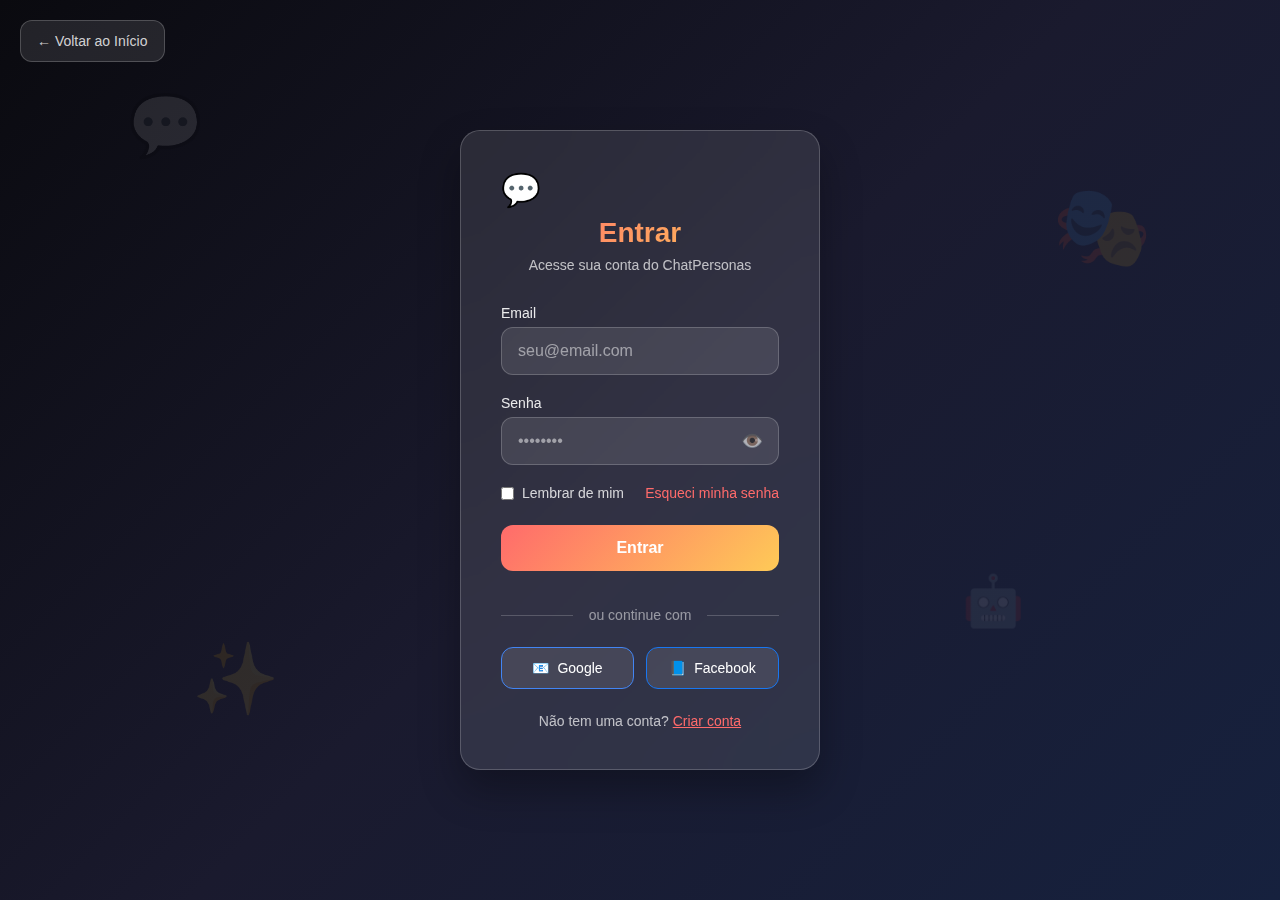
<file: login.html>
<!DOCTYPE html>
<html lang="pt-BR">
<head>
    <meta charset="UTF-8">
    <meta name="viewport" content="width=device-width, initial-scale=1.0">
    <title>Login - ChatPersonas</title>

    <!-- CSS -->
    <link rel="stylesheet" href="css/index.css">
    <link rel="stylesheet" href="css/login.css">
</head>
<body>
    <div class="bg-animation">
        <div class="floating-shape">💬</div>
        <div class="floating-shape">🎭</div>
        <div class="floating-shape">✨</div>
        <div class="floating-shape">🤖</div>
    </div>

    <a href="index.html" class="back-home">← Voltar ao Início</a>

    <div class="auth-container">
        <div class="auth-card">
            <div class="auth-header">
                <div class="logo">💬</div>
                <h1 class="auth-title" id="authTitle">Entrar</h1>
                <p class="auth-subtitle" id="authSubtitle">Acesse sua conta do ChatPersonas</p>
            </div>

            <div id="messageContainer"></div>

            <!-- LOGIN FORM -->
            <form class="auth-form active" id="loginForm">
                <div class="form-group">
                    <label class="form-label">Email</label>
                    <input type="email" class="form-input" placeholder="seu@email.com" required>
                </div>

                <div class="form-group">
                    <label class="form-label">Senha</label>
                    <div class="password-container">
                        <input type="password" class="form-input" placeholder="••••••••" required>
                        <button type="button" class="password-toggle" onclick="togglePassword(this)">👁️</button>
                    </div>
                </div>

                <div class="form-options">
                    <label class="remember-me">
                        <input type="checkbox">
                        <span>Lembrar de mim</span>
                    </label>
                    <a href="#" class="forgot-password" onclick="showForgotPassword()">Esqueci minha senha</a>
                </div>

                <button type="submit" class="btn btn-primary">
                    <span class="btn-text">Entrar</span>
                </button>

                <div class="social-divider">
                    <span>ou continue com</span>
                </div>

                <div class="social-buttons">
                    <a href="#" class="social-btn google" onclick="loginWithGoogle()">
                        <span>📧</span>
                        Google
                    </a>
                    <a href="#" class="social-btn facebook" onclick="loginWithFacebook()">
                        <span>📘</span>
                        Facebook
                    </a>
                </div>

                <div class="form-switch">
                    Não tem uma conta? <button type="button" onclick="showRegister()">Criar conta</button>
                </div>
            </form>

            <!-- REGISTER FORM -->
            <form class="auth-form" id="registerForm">
                <div class="form-group">
                    <label class="form-label">Nome completo</label>
                    <input type="text" class="form-input" placeholder="Seu nome" required>
                </div>

                <div class="form-group">
                    <label class="form-label">Email</label>
                    <input type="email" class="form-input" placeholder="seu@email.com" required>
                </div>

                <div class="form-group">
                    <label class="form-label">Senha</label>
                    <div class="password-container">
                        <input type="password" class="form-input" placeholder="••••••••" required minlength="6">
                        <button type="button" class="password-toggle" onclick="togglePassword(this)">👁️</button>
                    </div>
                </div>

                <div class="form-group">
                    <label class="form-label">Confirmar senha</label>
                    <div class="password-container">
                        <input type="password" class="form-input" placeholder="••••••••" required>
                        <button type="button" class="password-toggle" onclick="togglePassword(this)">👁️</button>
                    </div>
                </div>

                <div class="form-options">
                    <label class="remember-me">
                        <input type="checkbox" required>
                        <span>Aceito os <a href="#" style="color: #ff6b6b;">termos de uso</a></span>
                    </label>
                </div>

                <button type="submit" class="btn btn-primary">
                    <span class="btn-text">Criar conta</span>
                </button>

                <div class="social-divider">
                    <span>ou registre-se com</span>
                </div>

                <div class="social-buttons">
                    <a href="#" class="social-btn google" onclick="registerWithGoogle()">
                        <span>📧</span>
                        Google
                    </a>
                    <a href="#" class="social-btn facebook" onclick="registerWithFacebook()">
                        <span>📘</span>
                        Facebook
                    </a>
                </div>

                <div class="form-switch">
                    Já tem uma conta? <button type="button" onclick="showLogin()">Fazer login</button>
                </div>
            </form>

            <!-- FORGOT PASSWORD FORM -->
            <form class="auth-form" id="forgotForm">
                <div class="form-group">
                    <label class="form-label">Email</label>
                    <input type="email" class="form-input" placeholder="seu@email.com" required>
                    <small style="color: rgba(255,255,255,0.6); font-size: 12px; display: block; margin-top: 4px;">
                        Enviaremos um link para redefinir sua senha
                    </small>
                </div>

                <button type="submit" class="btn btn-primary">
                    <span class="btn-text">Enviar link</span>
                </button>

                <div class="form-switch">
                    <button type="button" onclick="showLogin()">← Voltar ao login</button>
                </div>
            </form>
        </div>
    </div>

    <script src="js/login.js"></script>
</body>
</html>
</file>
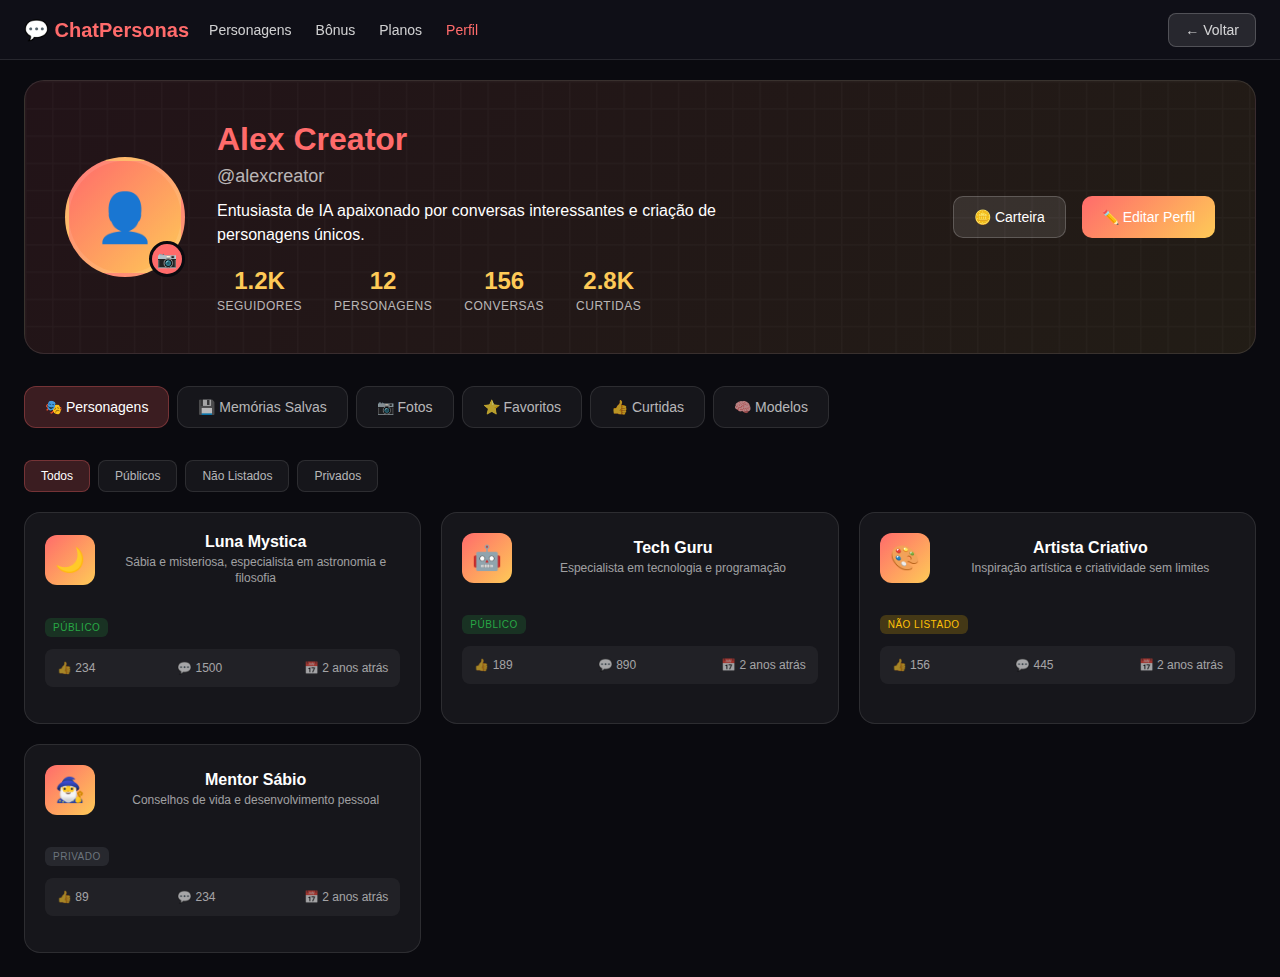
<file: perfil.html>
<!DOCTYPE html>
<html lang="pt-BR">
<head>
    <meta charset="UTF-8">
    <meta name="viewport" content="width=device-width, initial-scale=1.0">
    <title>Perfil - ChatPersonas</title>

    <!-- CSS -->
    <link rel="stylesheet" href="css/index.css">
    <link rel="stylesheet" href="css/perfil.css">
</head>
<body>
    <!-- NAVBAR -->
    <nav class="navbar">
        <div class="navbar-left">
            <a href="index.html" class="logo">
                💬 ChatPersonas
            </a>
            <div class="nav-menu">
                <a href="index.html" class="nav-item">Personagens</a>
                <a href="bonus.html" class="nav-item">Bônus</a>
                <a href="planos.html" class="nav-item">Planos</a>
                <a href="perfil.html" class="nav-item active">Perfil</a>
            </div>
        </div>
        <div class="navbar-right">
            <a href="index.html" class="back-btn">
                ← Voltar
            </a>
        </div>
    </nav>

    <!-- CONTEÚDO PRINCIPAL -->
    <div class="main-content">
        <!-- HEADER DO PERFIL -->
        <div class="profile-header">
            <div class="profile-info">
                <div class="profile-photo-container">
                    <div class="profile-photo" onclick="showPhotoModal()">
                        <span id="userPhoto">👤</span>
                        <div class="photo-overlay">
                            <span>📷</span>
                        </div>
                    </div>
                    <div class="photo-edit-btn" onclick="showPhotoModal()">📷</div>
                </div>

                <div class="profile-details">
                    <h1 class="profile-name" id="profileName">Usuário</h1>
                    <div class="profile-username" id="profileUsername">@usuario</div>
                    <div class="profile-bio" id="profileBio">Entusiasta de IA apaixonado por conversas interessantes e criação de personagens únicos.</div>
                    
                    <div class="profile-stats-row">
                        <div class="stat-item">
                            <div class="stat-value" id="followersCount">1.2K</div>
                            <div class="stat-label">Seguidores</div>
                        </div>
                        <div class="stat-item">
                            <div class="stat-value" id="charactersCount">12</div>
                            <div class="stat-label">Personagens</div>
                        </div>
                        <div class="stat-item">
                            <div class="stat-value" id="chatsCount">156</div>
                            <div class="stat-label">Conversas</div>
                        </div>
                        <div class="stat-item">
                            <div class="stat-value" id="likesCount">2.8K</div>
                            <div class="stat-label">Curtidas</div>
                        </div>
                    </div>
                </div>

                <div class="profile-actions">
                    <button class="action-btn" onclick="showWalletModal()">
                        🪙 Carteira
                    </button>
                    <button class="action-btn primary" onclick="showEditProfileModal()">
                        ✏️ Editar Perfil
                    </button>
                </div>
            </div>
        </div>

        <!-- TABS DE NAVEGAÇÃO -->
        <div class="profile-tabs">
            <button class="tab-btn active" data-tab="characters">
                🎭 Personagens
            </button>
            <button class="tab-btn" data-tab="memories">
                💾 Memórias Salvas
            </button>
            <button class="tab-btn" data-tab="photos">
                📷 Fotos
            </button>
            <button class="tab-btn" data-tab="favorites">
                ⭐ Favoritos
            </button>
            <button class="tab-btn" data-tab="liked">
                👍 Curtidas
            </button>
            <button class="tab-btn" data-tab="models">
                🧠 Modelos
            </button>
        </div>

        <!-- CONTEÚDO DAS TABS -->
        <div class="tab-content" id="charactersTab">
            <div class="character-filters">
                <button class="filter-btn active" data-filter="all">Todos</button>
                <button class="filter-btn" data-filter="public">Públicos</button>
                <button class="filter-btn" data-filter="unlisted">Não Listados</button>
                <button class="filter-btn" data-filter="private">Privados</button>
            </div>

            <div class="content-grid" id="charactersGrid">
                <!-- Personagens serão carregados aqui -->
            </div>
        </div>

        <div class="tab-content" id="memoriesTab" style="display: none;">
            <div class="content-grid" id="memoriesGrid">
                <div class="empty-state">
                    <div class="empty-icon">💾</div>
                    <div class="empty-title">Nenhuma memória salva</div>
                    <div class="empty-desc">Suas conversas importantes aparecerão aqui</div>
                </div>
            </div>
        </div>

        <div class="tab-content" id="photosTab" style="display: none;">
            <div class="content-grid" id="photosGrid">
                <div class="empty-state">
                    <div class="empty-icon">📷</div>
                    <div class="empty-title">Nenhuma foto enviada</div>
                    <div class="empty-desc">Suas fotos de personagens e cenários aparecerão aqui</div>
                </div>
            </div>
        </div>

        <div class="tab-content" id="favoritesTab" style="display: none;">
            <div class="content-grid" id="favoritesGrid">
                <div class="empty-state">
                    <div class="empty-icon">⭐</div>
                    <div class="empty-title">Nenhum favorito</div>
                    <div class="empty-desc">Seus personagens favoritos aparecerão aqui</div>
                </div>
            </div>
        </div>

        <div class="tab-content" id="likedTab" style="display: none;">
            <div class="content-grid" id="likedGrid">
                <div class="empty-state">
                    <div class="empty-icon">👍</div>
                    <div class="empty-title">Nenhuma curtida</div>
                    <div class="empty-desc">Personagens que você curtiu aparecerão aqui</div>
                </div>
            </div>
        </div>

        <div class="tab-content" id="modelsTab" style="display: none;">
            <div class="content-grid" id="modelsGrid">
                <div class="empty-state">
                    <div class="empty-icon">🧠</div>
                    <div class="empty-title">Nenhum modelo criado</div>
                    <div class="empty-desc">Seus modelos de IA personalizados aparecerão aqui</div>
                </div>
            </div>
        </div>
    </div>

    <!-- MODAL EDITAR PERFIL -->
    <div id="editProfileModal" class="modal">
        <div class="modal-content">
            <div class="modal-header">
                <h3 class="modal-title">Editar Perfil</h3>
                <p class="modal-subtitle">Personalize suas informações</p>
            </div>
            
            <form id="profileForm">
                <div class="form-group">
                    <label class="form-label">E-mail</label>
                    <input type="email" id="editEmail" class="form-input" placeholder="seu@email.com">
                </div>

                <div class="form-group">
                    <label class="form-label">Local</label>
                    <input type="text" id="editLocation" class="form-input" placeholder="Sua cidade/país">
                </div>

                <div class="form-group">
                    <label class="form-label">Site/Portfolio</label>
                    <input type="url" id="editWebsite" class="form-input" placeholder="https://seusite.com">
                </div>
            </form>

            <div class="modal-actions">
                <button class="btn btn-secondary" onclick="closeModal()">Cancelar</button>
                <button class="btn btn-primary" onclick="saveProfile()">💾 Salvar</button>
            </div>
        </div>
    </div>

    <!-- MODAL CARTEIRA -->
    <div id="walletModal" class="modal">
        <div class="modal-content">
            <div class="modal-header">
                <h3 class="modal-title">💰 Carteira</h3>
                <p class="modal-subtitle">Gerencie suas moedas e assinatura</p>
            </div>
            
            <div class="wallet-grid">
                <div class="wallet-item">
                    <div class="wallet-icon">🪙</div>
                    <div class="wallet-amount" id="walletCoins">250</div>
                    <div class="wallet-label">Moedas</div>
                </div>
                <div class="wallet-item">
                    <div class="wallet-icon">💎</div>
                    <div class="wallet-amount" id="walletGems">12</div>
                    <div class="wallet-label">Gemas</div>
                </div>
                <div class="wallet-item">
                    <div class="wallet-icon">⚡</div>
                    <div class="wallet-amount" id="walletEnergy">85</div>
                    <div class="wallet-label">Energia</div>
                </div>
                <div class="wallet-item">
                    <div class="wallet-icon">🎁</div>
                    <div class="wallet-amount" id="walletCredits">3</div>
                    <div class="wallet-label">Créditos</div>
                </div>
            </div>

            <div style="display: flex; gap: 12px; margin-bottom: 24px;">
                <button class="btn btn-primary" style="flex: 1;" onclick="showBuyCoinsModal()">
                    🛒 Comprar Moedas
                </button>
                <button class="btn btn-secondary" style="flex: 1;" onclick="showSubscriptionModal()">
                    💎 Assinatura
                </button>
            </div>

            <div style="background: rgba(255,255,255,0.05); border-radius: 12px; padding: 20px;">
                <h4 style="margin-bottom: 16px; color: #feca57;">📊 Histórico de Transações</h4>
                <div style="font-size: 12px; color: rgba(255,255,255,0.6);">
                    <div style="display: flex; justify-content: space-between; margin-bottom: 8px;">
                        <span>+50 moedas - Personagem criado</span>
                        <span>Hoje</span>
                    </div>
                    <div style="display: flex; justify-content: space-between; margin-bottom: 8px;">
                        <span>-25 moedas - Conversa premium</span>
                        <span>Ontem</span>
                    </div>
                    <div style="display: flex; justify-content: space-between;">
                        <span>+100 moedas - Login diário</span>
                        <span>2 dias atrás</span>
                    </div>
                </div>
            </div>

            <div class="modal-actions">
                <button class="btn btn-secondary" onclick="closeModal()">Fechar</button>
            </div>
        </div>
    </div>

    <!-- MODAL UPLOAD DE FOTO -->
    <div id="photoModal" class="modal">
        <div class="modal-content">
            <div class="modal-header">
                <h3 class="modal-title">📷 Alterar Foto de Perfil</h3>
                <p class="modal-subtitle">Escolha uma nova foto ou emoji</p>
            </div>
            
            <div class="form-group">
                <label class="form-label">Upload de Imagem</label>
                <div class="file-upload" onclick="document.getElementById('photoUpload').click()">
                    <input type="file" id="photoUpload" accept="image/*" onchange="previewPhoto(this)">
                    <div>📷 Clique para enviar uma foto</div>
                    <div style="font-size: 12px; color: rgba(255,255,255,0.6); margin-top: 8px;">
                        Formatos: JPG, PNG, GIF (máx. 5MB)
                    </div>
                </div>
                <div id="photoPreview" style="display: none; margin-top: 16px; text-align: center;">
                    <img id="previewImage" style="width: 120px; height: 120px; border-radius: 50%; object-fit: cover;">
                </div>
            </div>

            <div class="form-group">
                <label class="form-label">Ou escolha um emoji</label>
                <div style="display: grid; grid-template-columns: repeat(8, 1fr); gap: 8px; margin-top: 12px;">
                    <div class="avatar-option" onclick="selectEmoji('👤')">👤</div>
                    <div class="avatar-option" onclick="selectEmoji('👨')">👨</div>
                    <div class="avatar-option" onclick="selectEmoji('👩')">👩</div>
                    <div class="avatar-option" onclick="selectEmoji('👦')">👦</div>
                    <div class="avatar-option" onclick="selectEmoji('👧')">👧</div>
                    <div class="avatar-option" onclick="selectEmoji('🧑')">🧑</div>
                    <div class="avatar-option" onclick="selectEmoji('👨‍💼')">👨‍💼</div>
                    <div class="avatar-option" onclick="selectEmoji('👩‍💼')">👩‍💼</div>
                    <div class="avatar-option" onclick="selectEmoji('👨‍🎨')">👨‍🎨</div>
                    <div class="avatar-option" onclick="selectEmoji('👩‍🎨')">👩‍🎨</div>
                    <div class="avatar-option" onclick="selectEmoji('👨‍💻')">👨‍💻</div>
                    <div class="avatar-option" onclick="selectEmoji('👩‍💻')">👩‍💻</div>
                    <div class="avatar-option" onclick="selectEmoji('🧙‍♂️')">🧙‍♂️</div>
                    <div class="avatar-option" onclick="selectEmoji('🧙‍♀️')">🧙‍♀️</div>
                    <div class="avatar-option" onclick="selectEmoji('🤖')">🤖</div>
                    <div class="avatar-option" onclick="selectEmoji('👽')">👽</div>
                </div>
            </div>

            <div class="modal-actions">
                <button class="btn btn-secondary" onclick="closeModal()">Cancelar</button>
                <button class="btn btn-primary" onclick="savePhoto()">💾 Salvar Foto</button>
            </div>
        </div>
    </div>

    <!-- MODAL COMPRAR MOEDAS -->
    <div id="buyCoinsModal" class="modal">
        <div class="modal-content">
            <div class="modal-header">
                <h3 class="modal-title">🛒 Comprar Moedas</h3>
                <p class="modal-subtitle">Escolha um pacote de moedas</p>
            </div>
            
            <div style="display: grid; gap: 16px;">
                <div class="wallet-item" style="cursor: pointer; border: 2px solid transparent;" onclick="selectCoinPackage('small', 100, 4.99)">
                    <div class="wallet-icon">🪙</div>
                    <div class="wallet-amount">100</div>
                    <div class="wallet-label">Moedas</div>
                    <div style="color: #feca57; font-weight: 600; margin-top: 8px;">R$ 4,99</div>
                </div>
                <div class="wallet-item" style="cursor: pointer; border: 2px solid transparent;" onclick="selectCoinPackage('medium', 250, 9.99)">
                    <div class="wallet-icon">🪙</div>
                    <div class="wallet-amount">250</div>
                    <div class="wallet-label">Moedas</div>
                    <div style="color: #feca57; font-weight: 600; margin-top: 8px;">R$ 9,99</div>
                    <div style="color: #28a745; font-size: 12px;">+25 bônus</div>
                </div>
                <div class="wallet-item" style="cursor: pointer; border: 2px solid transparent;" onclick="selectCoinPackage('large', 500, 19.99)">
                    <div class="wallet-icon">🪙</div>
                    <div class="wallet-amount">500</div>
                    <div class="wallet-label">Moedas</div>
                    <div style="color: #feca57; font-weight: 600; margin-top: 8px;">R$ 19,99</div>
                    <div style="color: #28a745; font-size: 12px;">+75 bônus</div>
                </div>
            </div>

            <div class="modal-actions">
                <button class="btn btn-secondary" onclick="closeModal()">Cancelar</button>
                <button class="btn btn-primary" onclick="processCoinPurchase()">💳 Comprar</button>
            </div>
        </div>
    </div>

    <!-- MODAL ASSINATURA -->
    <div id="subscriptionModal" class="modal">
        <div class="modal-content">
            <div class="modal-header">
                <h3 class="modal-title">💎 Planos de Assinatura</h3>
                <p class="modal-subtitle">Desbloqueie recursos premium</p>
            </div>
            
            <div style="display: grid; gap: 16px;">
                <div class="wallet-item" style="cursor: pointer; border: 2px solid transparent;" onclick="selectSubscription('premium', 14.99)">
                    <div class="wallet-icon">⭐</div>
                    <div class="wallet-amount">Premium</div>
                    <div class="wallet-label">R$ 14,99/mês</div>
                    <div style="font-size: 12px; margin-top: 8px; text-align: left;">
                        • Conversas ilimitadas<br>
                        • Todos os personagens<br>
                        • Criação personalizada<br>
                        • Sem anúncios
                    </div>
                </div>
                <div class="wallet-item" style="cursor: pointer; border: 2px solid transparent;" onclick="selectSubscription('pro', 29.99)">
                    <div class="wallet-icon">💎</div>
                    <div class="wallet-amount">Pro</div>
                    <div class="wallet-label">R$ 29,99/mês</div>
                    <div style="font-size: 12px; margin-top: 8px; text-align: left;">
                        • Todos os recursos Premium<br>
                        • Modelos avançados de IA<br>
                        • API access<br>
                        • Suporte prioritário
                    </div>
                </div>
            </div>

            <div class="modal-actions">
                <button class="btn btn-secondary" onclick="closeModal()">Cancelar</button>
                <button class="btn btn-primary" onclick="processSubscription()">💎 Assinar</button>
            </div>
        </div>
    </div>

    <div id="editModal" class="modal">
        <div class="modal-content">
            <div class="modal-header">
                <h3 class="modal-title">Editar Perfil</h3>
                <button class="close-modal-btn" onclick="closeModal()">&times;</button>
            </div>
            <div class="modal-body">
                <div class="form-group">
                    <label class="form-label">Nome de Exibição</label>
                    <input type="text" id="editName" class="form-input" placeholder="Seu nome">
                </div>

                <div class="form-group">
                    <label class="form-label">Nome de Usuário</label>
                    <input type="text" id="editUsername" class="form-input" placeholder="@seunome">
                </div>

                <div class="form-group">
                    <label class="form-label">Bio</label>
                    <textarea id="editBio" class="form-textarea" placeholder="Conte sobre você..."></textarea>
                </div>

                <div class="form-group">
                    <label class="form-label">URL do Perfil</label>
                    <input type="url" id="editProfileUrl" class="form-input" placeholder="https://www.seusite.com">
                </div>
            </div>
            <div class="modal-actions">
                <button class="btn btn-secondary" onclick="closeModal()">Cancelar</button>
                <button class="btn btn-primary" onclick="saveProfile()">💾 Salvar</button>
            </div>
        </div>
    </div>

    <script src="js/perfil.js"></script>
</body>
</html>
</file>
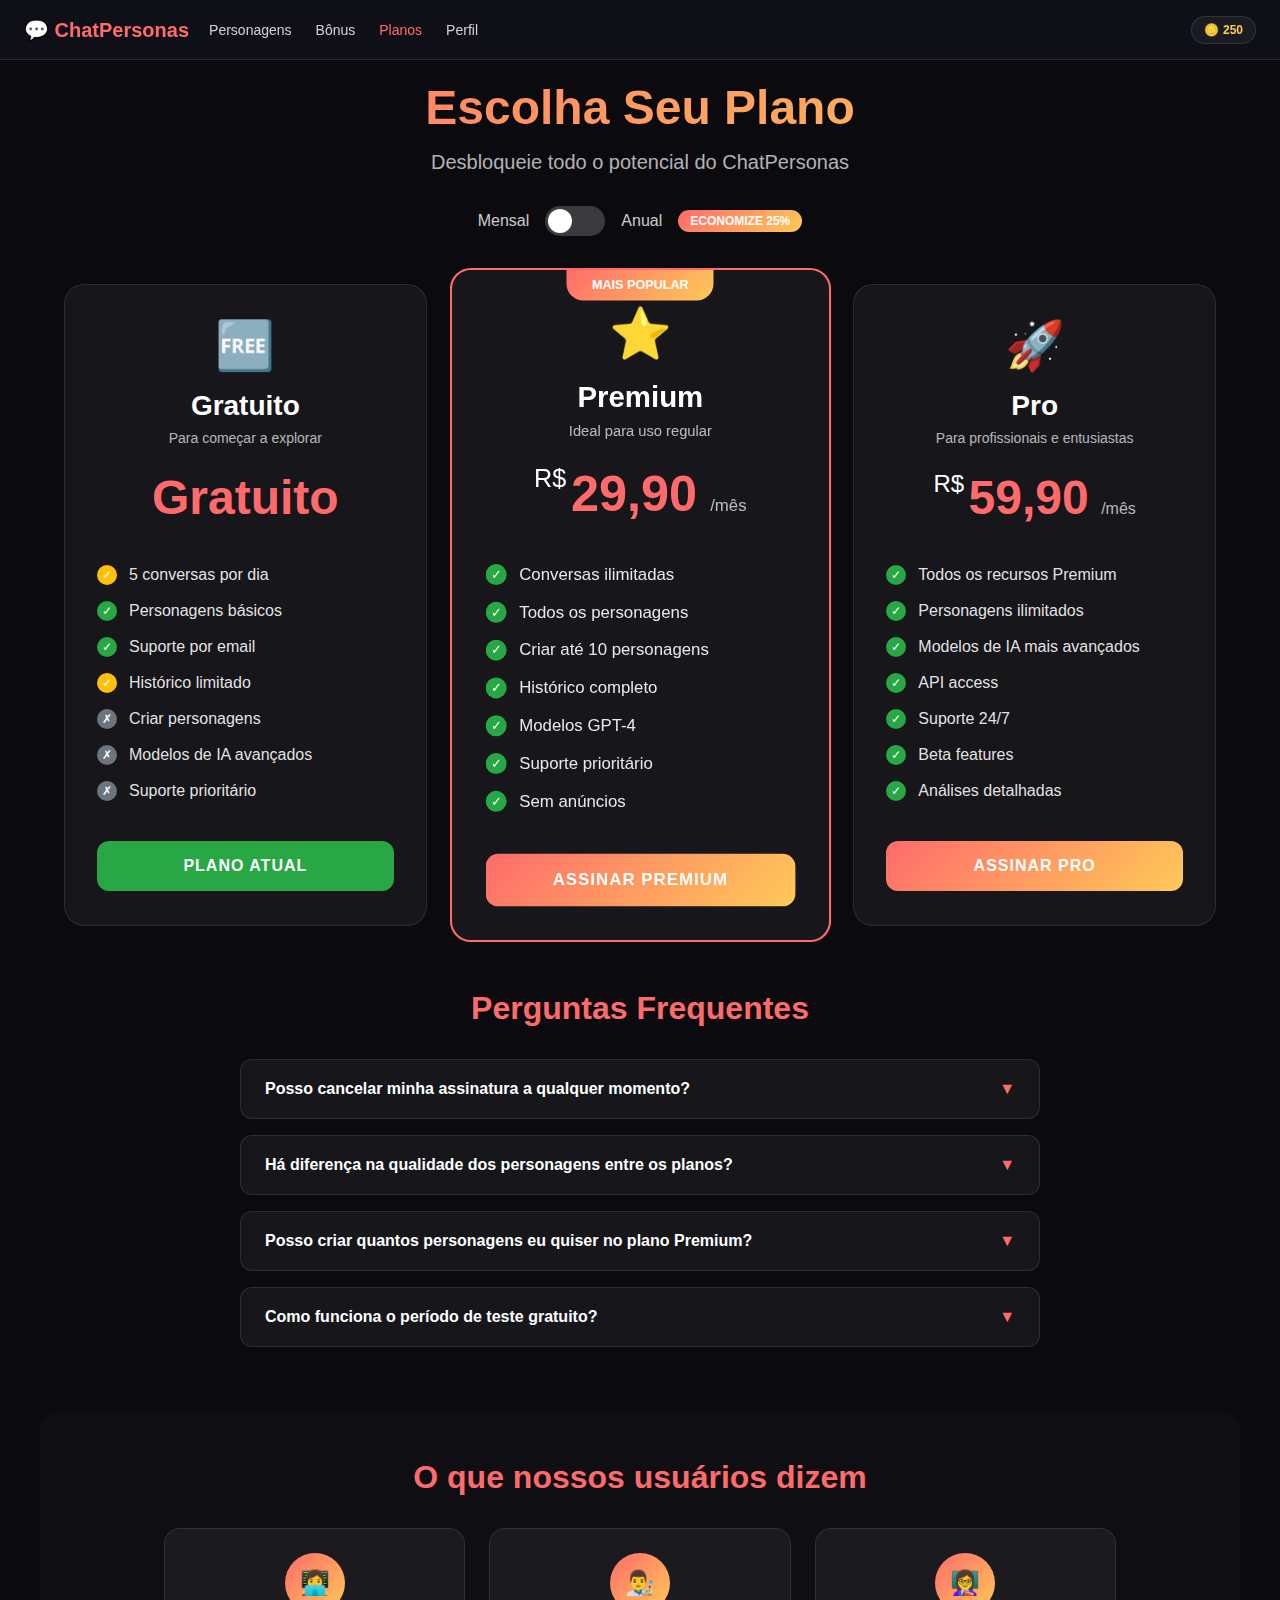
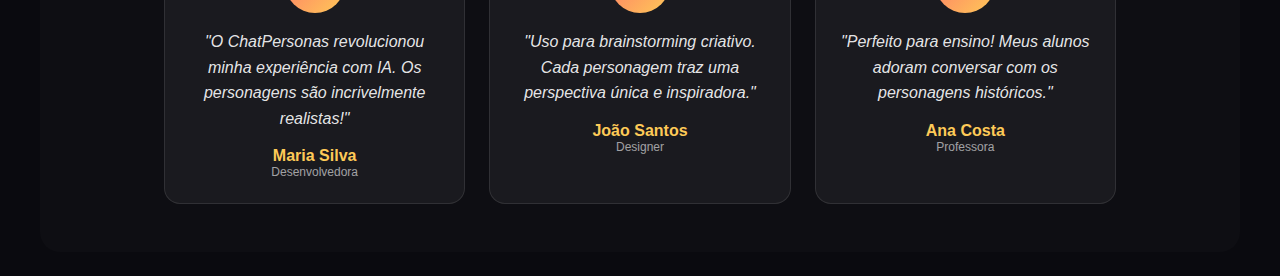
<file: planos.html>
<!DOCTYPE html>
<html lang="pt-BR">
<head>
    <meta charset="UTF-8">
    <meta name="viewport" content="width=device-width, initial-scale=1.0">
    <title>Planos - ChatPersonas</title>
    <style>
        * {
            margin: 0;
            padding: 0;
            box-sizing: border-box;
        }

        body {
            font-family: -apple-system, BlinkMacSystemFont, 'Segoe UI', Roboto, sans-serif;
            background: #0a0a0f;
            color: #ffffff;
            min-height: 100vh;
            overflow-x: hidden;
        }

        /* NAVBAR */
        .navbar {
            position: fixed;
            top: 0;
            left: 0;
            right: 0;
            height: 60px;
            background: rgba(16, 16, 24, 0.95);
            backdrop-filter: blur(20px);
            border-bottom: 1px solid rgba(255, 255, 255, 0.1);
            z-index: 1000;
            display: flex;
            align-items: center;
            justify-content: space-between;
            padding: 0 24px;
        }

        .navbar-left {
            display: flex;
            align-items: center;
            gap: 20px;
        }

        .logo {
            display: flex;
            align-items: center;
            gap: 8px;
            font-size: 20px;
            font-weight: 600;
            color: #ff6b6b;
            cursor: pointer;
            text-decoration: none;
        }

        .nav-menu {
            display: flex;
            gap: 24px;
        }

        .nav-item {
            color: rgba(255, 255, 255, 0.8);
            text-decoration: none;
            font-size: 14px;
            transition: color 0.3s ease;
        }

        .nav-item:hover,
        .nav-item.active {
            color: #ff6b6b;
        }

        .navbar-right {
            display: flex;
            align-items: center;
            gap: 16px;
        }

        .user-info {
            display: flex;
            align-items: center;
            gap: 12px;
            padding: 6px 12px;
            background: rgba(255, 255, 255, 0.05);
            border-radius: 20px;
            border: 1px solid rgba(255, 255, 255, 0.1);
        }

        .coins {
            display: flex;
            align-items: center;
            gap: 4px;
            color: #feca57;
            font-size: 12px;
            font-weight: 600;
        }

        /* CONTEÚDO PRINCIPAL */
        .main-content {
            padding: 80px 24px 24px;
            max-width: 1200px;
            margin: 0 auto;
        }

        .page-header {
            text-align: center;
            margin-bottom: 48px;
        }

        .page-title {
            font-size: 48px;
            font-weight: 700;
            margin-bottom: 16px;
            background: linear-gradient(135deg, #ff6b6b, #feca57);
            -webkit-background-clip: text;
            -webkit-text-fill-color: transparent;
        }

        .page-subtitle {
            color: rgba(255, 255, 255, 0.7);
            font-size: 20px;
            margin-bottom: 32px;
        }

        /* TOGGLE DE PLANOS */
        .billing-toggle {
            display: flex;
            align-items: center;
            justify-content: center;
            gap: 16px;
            margin-bottom: 48px;
        }

        .toggle-label {
            font-size: 16px;
            color: rgba(255, 255, 255, 0.8);
        }

        .toggle-switch {
            position: relative;
            width: 60px;
            height: 30px;
            background: rgba(255, 255, 255, 0.2);
            border-radius: 15px;
            cursor: pointer;
            transition: all 0.3s ease;
        }

        .toggle-switch.active {
            background: #ff6b6b;
        }

        .toggle-slider {
            position: absolute;
            top: 3px;
            left: 3px;
            width: 24px;
            height: 24px;
            background: white;
            border-radius: 50%;
            transition: transform 0.3s ease;
        }

        .toggle-switch.active .toggle-slider {
            transform: translateX(30px);
        }

        .discount-badge {
            background: linear-gradient(135deg, #ff6b6b, #feca57);
            color: white;
            padding: 4px 12px;
            border-radius: 16px;
            font-size: 12px;
            font-weight: 600;
            text-transform: uppercase;
        }

        /* GRID DE PLANOS */
        .plans-grid {
            display: grid;
            grid-template-columns: repeat(auto-fit, minmax(320px, 1fr));
            gap: 32px;
            margin-bottom: 48px;
        }

        .plan-card {
            background: rgba(255, 255, 255, 0.05);
            border: 1px solid rgba(255, 255, 255, 0.1);
            border-radius: 20px;
            padding: 32px;
            position: relative;
            transition: all 0.3s ease;
            overflow: hidden;
        }

        .plan-card::before {
            content: '';
            position: absolute;
            top: 0;
            left: 0;
            right: 0;
            bottom: 0;
            background: linear-gradient(135deg, rgba(255, 107, 107, 0.05), rgba(254, 202, 87, 0.05));
            opacity: 0;
            transition: opacity 0.3s ease;
        }

        .plan-card:hover::before {
            opacity: 1;
        }

        .plan-card:hover {
            transform: translateY(-8px);
            border-color: rgba(255, 107, 107, 0.3);
        }

        .plan-card.popular {
            border: 2px solid #ff6b6b;
            transform: scale(1.05);
        }

        .plan-card.popular::before {
            opacity: 0.1;
        }

        .popular-badge {
            position: absolute;
            top: -1px;
            left: 50%;
            transform: translateX(-50%);
            background: linear-gradient(135deg, #ff6b6b, #feca57);
            color: white;
            padding: 8px 24px;
            border-radius: 0 0 16px 16px;
            font-size: 12px;
            font-weight: 700;
            text-transform: uppercase;
        }

        .plan-content {
            position: relative;
            z-index: 2;
        }

        .plan-icon {
            font-size: 48px;
            margin-bottom: 16px;
            text-align: center;
        }

        .plan-name {
            font-size: 28px;
            font-weight: 700;
            text-align: center;
            margin-bottom: 8px;
        }

        .plan-description {
            color: rgba(255, 255, 255, 0.7);
            text-align: center;
            margin-bottom: 24px;
            font-size: 14px;
        }

        .plan-price {
            text-align: center;
            margin-bottom: 32px;
        }

        .price-amount {
            font-size: 48px;
            font-weight: 700;
            color: #ff6b6b;
        }

        .price-currency {
            font-size: 24px;
            vertical-align: top;
        }

        .price-period {
            color: rgba(255, 255, 255, 0.7);
            font-size: 16px;
            margin-left: 8px;
        }

        .price-original {
            color: rgba(255, 255, 255, 0.5);
            text-decoration: line-through;
            font-size: 16px;
            display: block;
            margin-top: 4px;
        }

        .plan-features {
            list-style: none;
            margin-bottom: 32px;
        }

        .plan-features li {
            padding: 8px 0;
            display: flex;
            align-items: center;
            gap: 12px;
            color: rgba(255, 255, 255, 0.9);
        }

        .feature-icon {
            width: 20px;
            height: 20px;
            border-radius: 50%;
            background: #28a745;
            color: white;
            display: flex;
            align-items: center;
            justify-content: center;
            font-size: 12px;
            flex-shrink: 0;
        }

        .feature-icon.limited {
            background: #ffc107;
        }

        .feature-icon.disabled {
            background: #6c757d;
        }

        .plan-button {
            width: 100%;
            padding: 16px 24px;
            border: none;
            border-radius: 12px;
            font-size: 16px;
            font-weight: 600;
            cursor: pointer;
            transition: all 0.3s ease;
            text-transform: uppercase;
            letter-spacing: 1px;
        }

        .plan-button.primary {
            background: linear-gradient(135deg, #ff6b6b, #feca57);
            color: white;
        }

        .plan-button.primary:hover {
            transform: translateY(-2px);
            box-shadow: 0 8px 25px rgba(255, 107, 107, 0.3);
        }

        .plan-button.secondary {
            background: rgba(255, 255, 255, 0.1);
            color: rgba(255, 255, 255, 0.8);
            border: 1px solid rgba(255, 255, 255, 0.2);
        }

        .plan-button.secondary:hover {
            background: rgba(255, 255, 255, 0.2);
        }

        .plan-button.current {
            background: #28a745;
            color: white;
            cursor: default;
        }

        /* FAQ */
        .faq-section {
            margin-top: 64px;
        }

        .faq-title {
            font-size: 32px;
            font-weight: 700;
            text-align: center;
            margin-bottom: 32px;
            color: #ff6b6b;
        }

        .faq-list {
            max-width: 800px;
            margin: 0 auto;
        }

        .faq-item {
            background: rgba(255, 255, 255, 0.05);
            border: 1px solid rgba(255, 255, 255, 0.1);
            border-radius: 12px;
            margin-bottom: 16px;
            overflow: hidden;
        }

        .faq-question {
            padding: 20px 24px;
            cursor: pointer;
            display: flex;
            align-items: center;
            justify-content: space-between;
            font-weight: 600;
            transition: background 0.3s ease;
        }

        .faq-question:hover {
            background: rgba(255, 255, 255, 0.05);
        }

        .faq-icon {
            font-size: 16px;
            color: #ff6b6b;
            transition: transform 0.3s ease;
        }

        .faq-item.active .faq-icon {
            transform: rotate(180deg);
        }

        .faq-answer {
            padding: 0 24px;
            max-height: 0;
            overflow: hidden;
            transition: all 0.3s ease;
            color: rgba(255, 255, 255, 0.8);
            line-height: 1.6;
        }

        .faq-item.active .faq-answer {
            padding: 0 24px 20px;
            max-height: 200px;
        }

        /* TESTIMONIALS */
        .testimonials-section {
            margin-top: 64px;
            padding: 48px 0;
            background: rgba(255, 255, 255, 0.02);
            border-radius: 20px;
            margin: 64px -24px 0;
        }

        .testimonials-title {
            font-size: 32px;
            font-weight: 700;
            text-align: center;
            margin-bottom: 32px;
            color: #ff6b6b;
        }

        .testimonials-grid {
            display: grid;
            grid-template-columns: repeat(auto-fit, minmax(300px, 1fr));
            gap: 24px;
            max-width: 1000px;
            margin: 0 auto;
            padding: 0 24px;
        }

        .testimonial-card {
            background: rgba(255, 255, 255, 0.05);
            border: 1px solid rgba(255, 255, 255, 0.1);
            border-radius: 16px;
            padding: 24px;
            text-align: center;
        }

        .testimonial-avatar {
            width: 60px;
            height: 60px;
            border-radius: 50%;
            background: linear-gradient(135deg, #ff6b6b, #feca57);
            display: flex;
            align-items: center;
            justify-content: center;
            font-size: 24px;
            margin: 0 auto 16px;
        }

        .testimonial-text {
            color: rgba(255, 255, 255, 0.9);
            font-style: italic;
            margin-bottom: 16px;
            line-height: 1.6;
        }

        .testimonial-author {
            font-weight: 600;
            color: #feca57;
        }

        .testimonial-role {
            color: rgba(255, 255, 255, 0.6);
            font-size: 12px;
        }

        /* MODAL DE PAGAMENTO */
        .modal {
            position: fixed;
            top: 0;
            left: 0;
            right: 0;
            bottom: 0;
            background: rgba(0, 0, 0, 0.8);
            display: none;
            align-items: center;
            justify-content: center;
            z-index: 2000;
        }

        .modal.active {
            display: flex;
        }

        .modal-content {
            background: #1a1a24;
            border: 1px solid rgba(255, 255, 255, 0.2);
            border-radius: 20px;
            padding: 32px;
            max-width: 500px;
            width: 90%;
            max-height: 80vh;
            overflow-y: auto;
        }

        .modal-header {
            text-align: center;
            margin-bottom: 24px;
            padding-bottom: 20px;
            border-bottom: 1px solid rgba(255, 255, 255, 0.1);
        }

        .modal-title {
            font-size: 24px;
            font-weight: 600;
            margin-bottom: 8px;
        }

        .modal-subtitle {
            color: rgba(255, 255, 255, 0.7);
            font-size: 14px;
        }

        .payment-methods {
            display: grid;
            gap: 16px;
            margin-bottom: 24px;
        }

        .payment-method {
            background: rgba(255, 255, 255, 0.05);
            border: 2px solid rgba(255, 255, 255, 0.1);
            border-radius: 12px;
            padding: 16px;
            cursor: pointer;
            transition: all 0.3s ease;
            display: flex;
            align-items: center;
            gap: 16px;
        }

        .payment-method:hover,
        .payment-method.selected {
            border-color: #ff6b6b;
            background: rgba(255, 107, 107, 0.1);
        }

        .payment-icon {
            font-size: 24px;
        }

        .payment-info h4 {
            margin-bottom: 4px;
        }

        .payment-info p {
            color: rgba(255, 255, 255, 0.7);
            font-size: 12px;
        }

        .modal-actions {
            display: flex;
            gap: 16px;
            justify-content: center;
            margin-top: 24px;
            padding-top: 20px;
            border-top: 1px solid rgba(255, 255, 255, 0.1);
        }

        .btn {
            padding: 12px 24px;
            border: none;
            border-radius: 8px;
            font-size: 14px;
            font-weight: 500;
            cursor: pointer;
            transition: all 0.3s ease;
        }

        .btn-secondary {
            background: rgba(255, 255, 255, 0.1);
            color: rgba(255, 255, 255, 0.8);
        }

        .btn-secondary:hover {
            background: rgba(255, 255, 255, 0.2);
        }

        .btn-primary {
            background: linear-gradient(135deg, #ff6b6b, #feca57);
            color: white;
        }

        .btn-primary:hover {
            transform: translateY(-2px);
        }

        /* RESPONSIVO */
        @media (max-width: 768px) {
            .navbar {
                padding: 0 16px;
            }

            .nav-menu {
                display: none;
            }

            .main-content {
                padding: 80px 16px 24px;
            }

            .page-title {
                font-size: 32px;
            }

            .page-subtitle {
                font-size: 16px;
            }

            .plans-grid {
                grid-template-columns: 1fr;
                gap: 24px;
            }

            .plan-card.popular {
                transform: none;
            }

            .testimonials-section {
                margin: 64px -16px 0;
            }

            .testimonials-grid {
                grid-template-columns: 1fr;
                padding: 0 16px;
            }

            .user-info {
                display: none;
            }
        }

        /* ANIMAÇÕES */
        @keyframes fadeInUp {
            from {
                opacity: 0;
                transform: translateY(30px);
            }
            to {
                opacity: 1;
                transform: translateY(0);
            }
        }

        @keyframes slideInLeft {
            from {
                opacity: 0;
                transform: translateX(-30px);
            }
            to {
                opacity: 1;
                transform: translateX(0);
            }
        }

        @keyframes slideInRight {
            from {
                opacity: 0;
                transform: translateX(30px);
            }
            to {
                opacity: 1;
                transform: translateX(0);
            }
        }

        .plan-card {
            animation: fadeInUp 0.6s ease;
            animation-fill-mode: both;
        }

        .plan-card:nth-child(1) { animation-delay: 0.1s; }
        .plan-card:nth-child(2) { animation-delay: 0.2s; }
        .plan-card:nth-child(3) { animation-delay: 0.3s; }

        .testimonial-card {
            animation: slideInLeft 0.6s ease;
            animation-fill-mode: both;
        }

        .testimonial-card:nth-child(2n) {
            animation-name: slideInRight;
        }

        .faq-item {
            animation: fadeInUp 0.4s ease;
            animation-fill-mode: both;
        }

        .faq-item:nth-child(1) { animation-delay: 0.1s; }
        .faq-item:nth-child(2) { animation-delay: 0.2s; }
        .faq-item:nth-child(3) { animation-delay: 0.3s; }
        .faq-item:nth-child(4) { animation-delay: 0.4s; }
    </style>
</head>
<body>
    <!-- NAVBAR -->
    <nav class="navbar">
        <div class="navbar-left">
            <a href="chat.html" class="logo">
                💬 ChatPersonas
            </a>
            <div class="nav-menu">
                <a href="chat.html" class="nav-item">Personagens</a>
                <a href="bonus.html" class="nav-item">Bônus</a>
                <a href="planos.html" class="nav-item active">Planos</a>
                <a href="perfil.html" class="nav-item">Perfil</a>
            </div>
        </div>
        <div class="navbar-right">
            <div class="user-info">
                <div class="coins">
                    🪙 <span id="userCoins">250</span>
                </div>
            </div>
        </div>
    </nav>

    <!-- CONTEÚDO PRINCIPAL -->
    <div class="main-content">
        <div class="page-header">
            <h1 class="page-title">Escolha Seu Plano</h1>
            <p class="page-subtitle">Desbloqueie todo o potencial do ChatPersonas</p>
            
            <div class="billing-toggle">
                <span class="toggle-label">Mensal</span>
                <div class="toggle-switch" id="billingToggle" onclick="toggleBilling()">
                    <div class="toggle-slider"></div>
                </div>
                <span class="toggle-label">Anual</span>
                <span class="discount-badge">Economize 25%</span>
            </div>
        </div>

        <!-- PLANOS -->
        <div class="plans-grid" id="plansGrid">
            <!-- Os planos serão carregados aqui pelo JavaScript -->
        </div>

        <!-- FAQ -->
        <div class="faq-section">
            <h2 class="faq-title">Perguntas Frequentes</h2>
            <div class="faq-list">
                <div class="faq-item">
                    <div class="faq-question" onclick="toggleFaq(this)">
                        <span>Posso cancelar minha assinatura a qualquer momento?</span>
                        <span class="faq-icon">▼</span>
                    </div>
                    <div class="faq-answer">
                        Sim, você pode cancelar sua assinatura a qualquer momento através do seu perfil. O acesso continuará ativo até o final do período pago.
                    </div>
                </div>
                
                <div class="faq-item">
                    <div class="faq-question" onclick="toggleFaq(this)">
                        <span>Há diferença na qualidade dos personagens entre os planos?</span>
                        <span class="faq-icon">▼</span>
                    </div>
                    <div class="faq-answer">
                        Todos os planos têm acesso aos mesmos personagens de alta qualidade. A diferença está no número de conversas, recursos extras e modelos de IA disponíveis.
                    </div>
                </div>
                
                <div class="faq-item">
                    <div class="faq-question" onclick="toggleFaq(this)">
                        <span>Posso criar quantos personagens eu quiser no plano Premium?</span>
                        <span class="faq-icon">▼</span>
                    </div>
                    <div class="faq-answer">
                        No plano Premium você pode criar até 10 personagens personalizados. No plano Pro, o limite é ilimitado.
                    </div>
                </div>
                
                <div class="faq-item">
                    <div class="faq-question" onclick="toggleFaq(this)">
                        <span>Como funciona o período de teste gratuito?</span>
                        <span class="faq-icon">▼</span>
                    </div>
                    <div class="faq-answer">
                        Novos usuários ganham 7 dias de teste gratuito do plano Premium. Após esse período, você pode continuar com o plano escolhido ou retornar ao plano gratuito.
                    </div>
                </div>
            </div>
        </div>

        <!-- TESTIMONIAIS -->
        <div class="testimonials-section">
            <h2 class="testimonials-title">O que nossos usuários dizem</h2>
            <div class="testimonials-grid">
                <div class="testimonial-card">
                    <div class="testimonial-avatar">👩‍💻</div>
                    <p class="testimonial-text">"O ChatPersonas revolucionou minha experiência com IA. Os personagens são incrivelmente realistas!"</p>
                    <div class="testimonial-author">Maria Silva</div>
                    <div class="testimonial-role">Desenvolvedora</div>
                </div>
                
                <div class="testimonial-card">
                    <div class="testimonial-avatar">👨‍🎨</div>
                    <p class="testimonial-text">"Uso para brainstorming criativo. Cada personagem traz uma perspectiva única e inspiradora."</p>
                    <div class="testimonial-author">João Santos</div>
                    <div class="testimonial-role">Designer</div>
                </div>
                
                <div class="testimonial-card">
                    <div class="testimonial-avatar">👩‍🏫</div>
                    <p class="testimonial-text">"Perfeito para ensino! Meus alunos adoram conversar com os personagens históricos."</p>
                    <div class="testimonial-author">Ana Costa</div>
                    <div class="testimonial-role">Professora</div>
                </div>
            </div>
        </div>
    </div>

    <!-- MODAL DE PAGAMENTO -->
    <div id="paymentModal" class="modal">
        <div class="modal-content">
            <div class="modal-header">
                <h3 class="modal-title" id="modalPlanName">Plano Premium</h3>
                <p class="modal-subtitle">Escolha sua forma de pagamento</p>
            </div>
            
            <div class="payment-methods">
                <div class="payment-method selected" data-method="card">
                    <div class="payment-icon">💳</div>
                    <div class="payment-info">
                        <h4>Cartão de Crédito</h4>
                        <p>Visa, Mastercard, American Express</p>
                    </div>
                </div>
                
                <div class="payment-method" data-method="pix">
                    <div class="payment-icon">📱</div>
                    <div class="payment-info">
                        <h4>PIX</h4>
                        <p>Pagamento instantâneo via PIX</p>
                    </div>
                </div>
                
                <div class="payment-method" data-method="paypal">
                    <div class="payment-icon">🏦</div>
                    <div class="payment-info">
                        <h4>PayPal</h4>
                        <p>Pague com sua conta PayPal</p>
                    </div>
                </div>
            </div>
            
            <div class="modal-actions">
                <button class="btn btn-secondary" onclick="closeModal()">Cancelar</button>
                <button class="btn btn-primary" onclick="processPayment()">Continuar Pagamento</button>
            </div>
        </div>
    </div>

    <script>
        // DADOS DOS PLANOS
        const plansData = {
            monthly: {
                free: {
                    name: 'Gratuito',
                    icon: '🆓',
                    description: 'Para começar a explorar',
                    price: 0,
                    originalPrice: null,
                    features: [
                        { text: '5 conversas por dia', available: true, limited: true },
                        { text: 'Personagens básicos', available: true },
                        { text: 'Suporte por email', available: true },
                        { text: 'Histórico limitado', available: true, limited: true },
                        { text: 'Criar personagens', available: false },
                        { text: 'Modelos de IA avançados', available: false },
                        { text: 'Suporte prioritário', available: false }
                    ],
                    popular: false,
                    current: true
                },
                premium: {
                    name: 'Premium',
                    icon: '⭐',
                    description: 'Ideal para uso regular',
                    price: 29.90,
                    originalPrice: null,
                    features: [
                        { text: 'Conversas ilimitadas', available: true },
                        { text: 'Todos os personagens', available: true },
                        { text: 'Criar até 10 personagens', available: true },
                        { text: 'Histórico completo', available: true },
                        { text: 'Modelos GPT-4', available: true },
                        { text: 'Suporte prioritário', available: true },
                        { text: 'Sem anúncios', available: true }
                    ],
                    popular: true,
                    current: false
                },
                pro: {
                    name: 'Pro',
                    icon: '🚀',
                    description: 'Para profissionais e entusiastas',
                    price: 59.90,
                    originalPrice: null,
                    features: [
                        { text: 'Todos os recursos Premium', available: true },
                        { text: 'Personagens ilimitados', available: true },
                        { text: 'Modelos de IA mais avançados', available: true },
                        { text: 'API access', available: true },
                        { text: 'Suporte 24/7', available: true },
                        { text: 'Beta features', available: true },
                        { text: 'Análises detalhadas', available: true }
                    ],
                    popular: false,
                    current: false
                }
            },
            yearly: {
                free: {
                    name: 'Gratuito',
                    icon: '🆓',
                    description: 'Para começar a explorar',
                    price: 0,
                    originalPrice: null,
                    features: [
                        { text: '5 conversas por dia', available: true, limited: true },
                        { text: 'Personagens básicos', available: true },
                        { text: 'Suporte por email', available: true },
                        { text: 'Histórico limitado', available: true, limited: true },
                        { text: 'Criar personagens', available: false },
                        { text: 'Modelos de IA avançados', available: false },
                        { text: 'Suporte prioritário', available: false }
                    ],
                    popular: false,
                    current: true
                },
                premium: {
                    name: 'Premium',
                    icon: '⭐',
                    description: 'Ideal para uso regular',
                    price: 269.90,
                    originalPrice: 358.80,
                    features: [
                        { text: 'Conversas ilimitadas', available: true },
                        { text: 'Todos os personagens', available: true },
                        { text: 'Criar até 10 personagens', available: true },
                        { text: 'Histórico completo', available: true },
                        { text: 'Modelos GPT-4', available: true },
                        { text: 'Suporte prioritário', available: true },
                        { text: 'Sem anúncios', available: true }
                    ],
                    popular: true,
                    current: false
                },
                pro: {
                    name: 'Pro',
                    icon: '🚀',
                    description: 'Para profissionais e entusiastas',
                    price: 539.90,
                    originalPrice: 718.80,
                    features: [
                        { text: 'Todos os recursos Premium', available: true },
                        { text: 'Personagens ilimitados', available: true },
                        { text: 'Modelos de IA mais avançados', available: true },
                        { text: 'API access', available: true },
                        { text: 'Suporte 24/7', available: true },
                        { text: 'Beta features', available: true },
                        { text: 'Análises detalhadas', available: true }
                    ],
                    popular: false,
                    current: false
                }
            }
        };

        // ESTADO GLOBAL
        let isYearly = false;
        let selectedPlan = null;
        let selectedPaymentMethod = 'card';
        let userData = { coins: 250, plan: 'free' };

        // INICIALIZAÇÃO
        document.addEventListener('DOMContentLoaded', function() {
            loadUserData();
            renderPlans();
            setupEventListeners();
        });

        function setupEventListeners() {
            // Payment methods
            document.querySelectorAll('.payment-method').forEach(method => {
                method.addEventListener('click', function() {
                    document.querySelectorAll('.payment-method').forEach(m => m.classList.remove('selected'));
                    this.classList.add('selected');
                    selectedPaymentMethod = this.dataset.method;
                });
            });

            // Modal
            document.getElementById('paymentModal').addEventListener('click', function(e) {
                if (e.target === this) closeModal();
            });

            // Keyboard
            document.addEventListener('keydown', function(e) {
                if (e.key === 'Escape') closeModal();
            });
        }

        function loadUserData() {
            try {
                const saved = localStorage.getItem('chatPersonas_userData');
                if (saved) {
                    userData = { ...userData, ...JSON.parse(saved) };
                    document.getElementById('userCoins').textContent = userData.coins;
                }
            } catch (e) {
                console.log('Usando dados padrão');
            }
        }

        function saveUserData() {
            try {
                localStorage.setItem('chatPersonas_userData', JSON.stringify(userData));
            } catch (e) {
                console.log('Dados salvos em memória');
            }
        }

        function toggleBilling() {
            const toggle = document.getElementById('billingToggle');
            isYearly = !isYearly;
            
            toggle.classList.toggle('active', isYearly);
            renderPlans();
        }

        function renderPlans() {
            const grid = document.getElementById('plansGrid');
            const plans = isYearly ? plansData.yearly : plansData.monthly;
            
            grid.innerHTML = '';
            
            Object.entries(plans).forEach(([planId, plan]) => {
                const card = createPlanCard(planId, plan);
                grid.appendChild(card);
            });
        }

        function createPlanCard(planId, plan) {
            const card = document.createElement('div');
            card.className = `plan-card ${plan.popular ? 'popular' : ''}`;
            
            const featuresHtml = plan.features.map(feature => {
                let iconClass = 'feature-icon';
                if (!feature.available) iconClass += ' disabled';
                else if (feature.limited) iconClass += ' limited';
                
                const icon = feature.available ? '✓' : '✗';
                
                return `
                    <li>
                        <div class="${iconClass}">${icon}</div>
                        ${feature.text}
                    </li>
                `;
            }).join('');

            const priceDisplay = plan.price === 0 
                ? '<span class="price-amount">Gratuito</span>'
                : `
                    <span class="price-currency">R$</span>
                    <span class="price-amount">${plan.price.toFixed(2).replace('.', ',')}</span>
                    <span class="price-period">/${isYearly ? 'ano' : 'mês'}</span>
                    ${plan.originalPrice ? `<span class="price-original">De R$ ${plan.originalPrice.toFixed(2).replace('.', ',')}</span>` : ''}
                `;

            let buttonText, buttonClass, buttonAction;
            if (plan.current) {
                buttonText = 'Plano Atual';
                buttonClass = 'current';
                buttonAction = '';
            } else if (plan.price === 0) {
                buttonText = 'Começar Grátis';
                buttonClass = 'secondary';
                buttonAction = `onclick="selectPlan('${planId}')"`;
            } else {
                buttonText = `Assinar ${plan.name}`;
                buttonClass = 'primary';
                buttonAction = `onclick="selectPlan('${planId}')"`;
            }

            card.innerHTML = `
                ${plan.popular ? '<div class="popular-badge">Mais Popular</div>' : ''}
                <div class="plan-content">
                    <div class="plan-icon">${plan.icon}</div>
                    <h3 class="plan-name">${plan.name}</h3>
                    <p class="plan-description">${plan.description}</p>
                    
                    <div class="plan-price">${priceDisplay}</div>
                    
                    <ul class="plan-features">${featuresHtml}</ul>
                    
                    <button class="plan-button ${buttonClass}" ${buttonAction}>
                        ${buttonText}
                    </button>
                </div>
            `;

            return card;
        }

        function selectPlan(planId) {
            const plans = isYearly ? plansData.yearly : plansData.monthly;
            selectedPlan = { id: planId, ...plans[planId] };
            
            if (planId === 'free') {
                // Processar diretamente para plano gratuito
                userData.plan = 'free';
                saveUserData();
                showNotification('Plano alterado para Gratuito!', 'success');
                setTimeout(() => window.location.href = 'chat.html', 2000);
                return;
            }
            
            // Abrir modal de pagamento para planos pagos
            document.getElementById('modalPlanName').textContent = selectedPlan.name;
            document.getElementById('paymentModal').classList.add('active');
        }

        function closeModal() {
            document.getElementById('paymentModal').classList.remove('active');
        }

        function processPayment() {
            if (!selectedPlan) return;
            
            // Simular processamento de pagamento
            showNotification('Processando pagamento...', 'info');
            
            setTimeout(() => {
                // Atualizar dados do usuário
                userData.plan = selectedPlan.id;
                userData.coins += 100; // Bonus por assinatura
                saveUserData();
                
                closeModal();
                showNotification(`Parabéns! Você agora é ${selectedPlan.name}! +100 moedas de bônus`, 'success');
                
                // Atualizar display e redirecionar
                setTimeout(() => {
                    window.location.href = 'chat.html';
                }, 3000);
            }, 2000);
        }

        function toggleFaq(element) {
            const faqItem = element.parentNode;
            faqItem.classList.toggle('active');
        }

        function showNotification(message, type = 'info') {
            const notification = document.createElement('div');
            notification.style.cssText = `
                position: fixed;
                top: 80px;
                right: 20px;
                background: ${type === 'success' ? '#28a745' : type === 'error' ? '#dc3545' : '#17a2b8'};
                color: white;
                padding: 12px 20px;
                border-radius: 8px;
                z-index: 3000;
                animation: slideInUp 0.3s ease;
                box-shadow: 0 4px 20px rgba(0,0,0,0.3);
            `;
            notification.textContent = message;
            
            document.body.appendChild(notification);
            
            setTimeout(() => {
                notification.style.opacity = '0';
                notification.style.transform = 'translateX(100px)';
                setTimeout(() => {
                    if (document.body.contains(notification)) {
                        document.body.removeChild(notification);
                    }
                }, 300);
            }, 3000);
        }

        console.log('💎 Página de Planos carregada com sucesso!');
    </script>
</body>
</html>
</file>
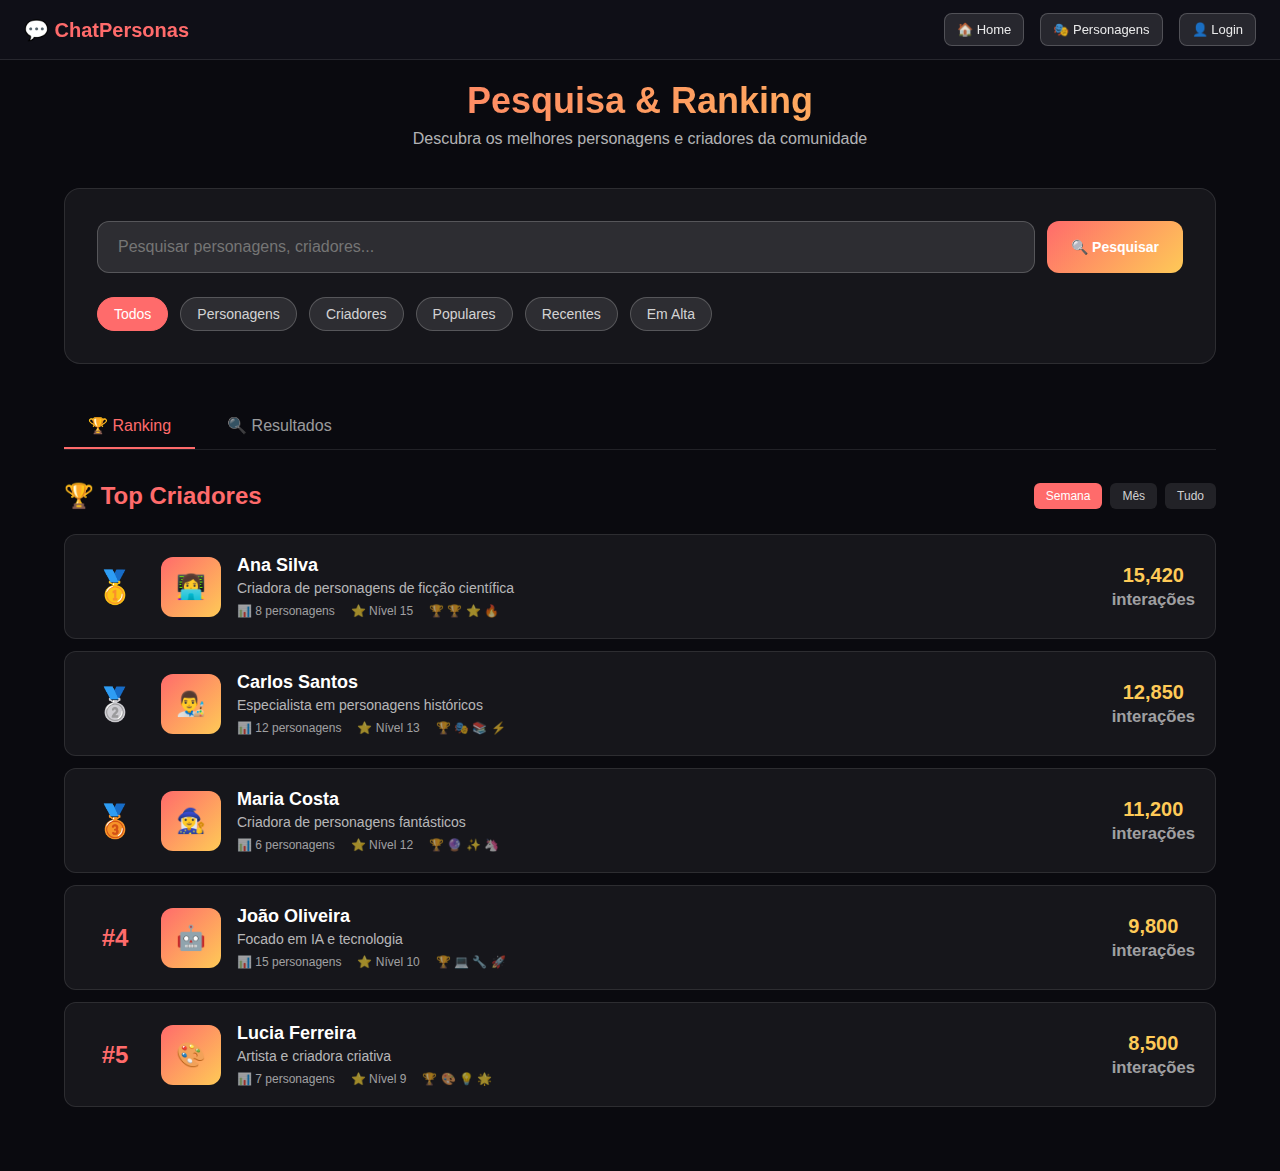
<file: search.html>
<!DOCTYPE html>
<html lang="pt-BR">
<head>
    <meta charset="UTF-8">
    <meta name="viewport" content="width=device-width, initial-scale=1.0">
    <title>Pesquisa & Ranking - ChatPersonas</title>

    <!-- CSS -->
    <link rel="stylesheet" href="css/index.css">
    <link rel="stylesheet" href="css/search.css">
</head>
<body>
    <!-- NAVBAR -->
    <nav class="navbar">
        <div class="navbar-left">
            <a href="index.html" class="logo">
                💬 ChatPersonas
            </a>
        </div>
        <div class="navbar-right">
            <a href="index.html" class="quick-btn">🏠 Home</a>
            <a href="personagens.html" class="quick-btn">🎭 Personagens</a>
            <a href="login.html" class="quick-btn">👤 Login</a>
        </div>
    </nav>

    <!-- MAIN CONTENT -->
    <main class="main-content">
        <div class="page-header">
            <h1 class="page-title">Pesquisa & Ranking</h1>
            <p class="page-subtitle">Descubra os melhores personagens e criadores da comunidade</p>
        </div>

        <!-- SEARCH SECTION -->
        <div class="search-section">
            <div class="search-container">
                <input type="text" class="search-input" placeholder="Pesquisar personagens, criadores..." id="searchInput">
                <button class="search-btn" onclick="performSearch()">🔍 Pesquisar</button>
            </div>
            
            <div class="search-filters">
                <button class="filter-btn active" data-filter="all">Todos</button>
                <button class="filter-btn" data-filter="characters">Personagens</button>
                <button class="filter-btn" data-filter="creators">Criadores</button>
                <button class="filter-btn" data-filter="popular">Populares</button>
                <button class="filter-btn" data-filter="recent">Recentes</button>
                <button class="filter-btn" data-filter="trending">Em Alta</button>
            </div>
        </div>

        <!-- TABS -->
        <div class="tabs">
            <button class="tab active" onclick="switchTab('ranking')">🏆 Ranking</button>
            <button class="tab" onclick="switchTab('search')">🔍 Resultados</button>
        </div>

        <!-- RANKING SECTION -->
        <div class="ranking-section active" id="rankingSection">
            <div class="ranking-header">
                <h2 class="ranking-title">🏆 Top Criadores</h2>
                <div class="ranking-period">
                    <button class="period-btn active" data-period="week">Semana</button>
                    <button class="period-btn" data-period="month">Mês</button>
                    <button class="period-btn" data-period="all">Tudo</button>
                </div>
            </div>

            <div class="ranking-list" id="rankingList">
                <!-- Rankings serão carregados aqui -->
            </div>
        </div>

        <!-- SEARCH RESULTS -->
        <div class="search-results" id="searchResults">
            <div class="results-header">
                <div class="results-count" id="resultsCount">0 resultados encontrados</div>
            </div>
            
            <div class="characters-grid" id="charactersGrid">
                <!-- Resultados da pesquisa -->
            </div>
        </div>
    </main>

    <script src="js/search.js"></script>
</body>
</html>
</file>
<file: css/index.css>
* {
    margin: 0;
    padding: 0;
    box-sizing: border-box;
}

body {
    font-family: -apple-system, BlinkMacSystemFont, 'Segoe UI', Roboto, sans-serif;
    background: #0a0a0f;
    color: #ffffff;
    min-height: 100vh;
    overflow-x: hidden;
}

/* NAVBAR */
.navbar {
    position: fixed;
    top: 0;
    left: 0;
    right: 0;
    height: 60px;
    background: rgba(16, 16, 24, 0.95);
    backdrop-filter: blur(20px);
    border-bottom: 1px solid rgba(255, 255, 255, 0.1);
    z-index: 1000;
    display: flex;
    align-items: center;
    justify-content: space-between;
    padding: 0 24px;
}

.navbar-left {
    display: flex;
    align-items: center;
    gap: 20px;
}

.logo {
    display: flex;
    align-items: center;
    gap: 8px;
    font-size: 20px;
    font-weight: 600;
    color: #ff6b6b;
    cursor: pointer;
}

.quick-actions {
    display: flex;
    gap: 12px;
}

.quick-btn {
    background: rgba(255, 255, 255, 0.1);
    border: 1px solid rgba(255, 255, 255, 0.2);
    border-radius: 8px;
    color: rgba(255, 255, 255, 0.9);
    padding: 8px 12px;
    font-size: 13px;
    cursor: pointer;
    transition: all 0.3s ease;
    display: flex;
    align-items: center;
    gap: 6px;
    text-decoration: none;
}

.quick-btn:hover {
    background: rgba(255, 107, 107, 0.2);
    border-color: rgba(255, 107, 107, 0.3);
    transform: translateY(-2px);
}

.quick-btn.primary {
    background: linear-gradient(135deg, #ff6b6b, #feca57);
    border-color: transparent;
    color: white;
}

.navbar-right {
    display: flex;
    align-items: center;
    gap: 16px;
}

.user-info {
    display: flex;
    align-items: center;
    gap: 12px;
    padding: 6px 12px;
    background: rgba(255, 255, 255, 0.05);
    border-radius: 20px;
    border: 1px solid rgba(255, 255, 255, 0.1);
}

.coins {
    display: flex;
    align-items: center;
    gap: 4px;
    color: #feca57;
    font-size: 12px;
    font-weight: 600;
}

.level-badge {
    display: flex;
    align-items: center;
    gap: 4px;
    background: linear-gradient(135deg, #ff6b6b, #feca57);
    color: white;
    padding: 4px 8px;
    border-radius: 12px;
    font-size: 11px;
    font-weight: 600;
}

/* LAYOUT PRINCIPAL */
.main-layout {
    display: flex;
    padding-top: 60px;
    min-height: 100vh;
}

/* SIDEBAR */
.sidebar {
    width: 320px;
    background: rgba(16, 16, 24, 0.8);
    border-right: 1px solid rgba(255, 255, 255, 0.1);
    display: flex;
    flex-direction: column;
    position: fixed;
    height: calc(100vh - 60px);
    left: 0;
    transition: transform 0.3s ease;
}

.sidebar-header {
    padding: 20px;
    border-bottom: 1px solid rgba(255, 255, 255, 0.1);
}

.sidebar-stats {
    display: grid;
    grid-template-columns: repeat(3, 1fr);
    gap: 8px;
    margin-bottom: 16px;
}

.stat-mini {
    background: rgba(255, 255, 255, 0.05);
    border-radius: 8px;
    padding: 8px;
    text-align: center;
}

.stat-mini-value {
    font-size: 14px;
    font-weight: 600;
    color: #ff6b6b;
}

.stat-mini-label {
    font-size: 10px;
    color: rgba(255, 255, 255, 0.6);
}

.new-chat-btn {
    width: 100%;
    padding: 12px 16px;
    background: linear-gradient(135deg, #ff6b6b, #feca57);
    border: none;
    border-radius: 8px;
    color: white;
    font-weight: 500;
    cursor: pointer;
    transition: transform 0.2s ease;
    position: relative;
    overflow: hidden;
    margin-top: 5px;
}

.new-chat-btn::before {
    content: '';
    position: absolute;
    top: 0;
    left: -100%;
    width: 100%;
    height: 100%;
    background: linear-gradient(90deg, transparent, rgba(255, 255, 255, 0.2), transparent);
    transition: left 0.5s;
}

.new-chat-btn:hover::before {
    left: 100%;
}

.new-chat-btn:hover {
    transform: translateY(-2px);
}

.sidebar-section {
    padding: 16px 20px;
    border-bottom: 1px solid rgba(255, 255, 255, 0.1);
}

.section-title {
    font-size: 12px;
    color: rgba(255, 255, 255, 0.6);
    text-transform: uppercase;
    margin-bottom: 12px;
    font-weight: 600;
}

.filter-tabs {
    display: flex;
    gap: 8px;
    flex-wrap: wrap;
}

.filter-tab {
    padding: 6px 12px;
    background: rgba(255, 255, 255, 0.1);
    border: none;
    border-radius: 16px;
    color: rgba(255, 255, 255, 0.8);
    font-size: 12px;
    cursor: pointer;
    transition: all 0.3s ease;
}

.filter-tab.active {
    background: #ff6b6b;
    color: white;
}

.conversations-list {
    flex: 1;
    overflow-y: auto;
    padding: 8px;
}

.conversation-item {
    padding: 12px 16px;
    margin-bottom: 4px;
    border-radius: 8px;
    cursor: pointer;
    transition: all 0.3s ease;
    display: flex;
    align-items: center;
    gap: 12px;
}

.conversation-item:hover {
    background: rgba(255, 255, 255, 0.05);
}

.conversation-avatar {
    width: 40px;
    height: 40px;
    border-radius: 10px;
    background: linear-gradient(135deg, #ff6b6b, #feca57);
    display: flex;
    align-items: center;
    justify-content: center;
    font-size: 18px;
}

/* CONTEÚDO PRINCIPAL */
.main-content {
    flex: 1;
    margin-left: 320px;
    padding: 24px;
    transition: margin-left 0.3s ease;
}

.page-header {
    text-align: center;
    margin-bottom: 32px;
}

.page-title {
    font-size: 36px;
    font-weight: 700;
    margin-bottom: 8px;
    background: linear-gradient(135deg, #ff6b6b, #feca57);
    -webkit-background-clip: text !important;
    -webkit-text-fill-color: transparent;
}

.page-subtitle {
    color: rgba(255, 255, 255, 0.7);
    font-size: 16px;
    margin-bottom: 24px;
}

.quick-stats {
    display: grid;
    grid-template-columns: repeat(auto-fit, minmax(200px, 1fr));
    gap: 16px;
    margin-bottom: 32px;
    max-width: 800px;
    margin-left: auto;
    margin-right: auto;
}

.quick-stat-card {
    background: rgba(255, 255, 255, 0.05);
    border: 1px solid rgba(255, 255, 255, 0.1);
    border-radius: 12px;
    padding: 16px;
    text-align: center;
    transition: all 0.3s ease;
}

.quick-stat-card:hover {
    transform: translateY(-4px);
    border-color: rgba(255, 107, 107, 0.3);
}

.stat-icon {
    font-size: 24px;
    margin-bottom: 8px;
}

.stat-number {
    font-size: 20px;
    font-weight: 700;
    color: #ff6b6b;
    margin-bottom: 4px;
}

.stat-label {
    color: rgba(255, 255, 255, 0.7);
    font-size: 12px;
}

/* GRID DE PERSONAGENS */
.characters-section {
    margin-bottom: 40px;
}

.section-header {
    display: flex;
    justify-content: space-between;
    align-items: center;
    margin-bottom: 20px;
}

.section-header h2 {
    font-size: 24px;
    font-weight: 600;
    color: #ff6b6b;
}

.view-all-btn {
    color: rgba(255, 255, 255, 0.7);
    text-decoration: none;
    font-size: 14px;
    transition: color 0.3s ease;
}

.view-all-btn:hover {
    color: #ff6b6b;
}

.characters-grid {
    display: grid;
    grid-template-columns: repeat(auto-fit, minmax(280px, 1fr));
    gap: 20px;
    max-width: 1200px;
    margin: 0 auto;
}

.character-card {
    background: rgba(255, 255, 255, 0.05);
    border: 1px solid rgba(255, 255, 255, 0.1);
    border-radius: 16px;
    padding: 20px;
    cursor: pointer;
    transition: all 0.3s ease;
    position: relative;
    overflow: hidden;
}

.character-card::before {
    content: '';
    position: absolute;
    top: 0;
    left: 0;
    right: 0;
    bottom: 0;
    background: linear-gradient(135deg, rgba(255, 107, 107, 0.1), rgba(254, 202, 87, 0.1));
    opacity: 0;
    transition: opacity 0.3s ease;
}

.character-card:hover::before {
    opacity: 1;
}

.character-card:hover {
    transform: translateY(-4px);
    border-color: rgba(255, 107, 107, 0.3);
}

.card-content {
    position: relative;
    z-index: 1;
}

.character-avatar {
    width: 80px;
    height: 80px;
    border-radius: 12px;
    background: linear-gradient(135deg, #ff6b6b, #feca57);
    display: flex;
    align-items: center;
    justify-content: center;
    font-size: 32px;
    margin: 0 auto 16px;
}

.character-name {
    font-size: 18px;
    font-weight: 600;
    text-align: center;
    margin-bottom: 8px;
}

.character-desc {
    font-size: 14px;
    color: rgba(255, 255, 255, 0.7);
    text-align: center;
    margin-bottom: 16px;
    line-height: 1.5;
}

.character-stats {
    display: flex;
    justify-content: space-between;
    margin-bottom: 16px;
    padding: 12px;
    background: rgba(255, 255, 255, 0.05);
    border-radius: 8px;
}

.char-stat {
    text-align: center;
}

.char-stat-value {
    font-size: 14px;
    font-weight: 600;
    color: #ff6b6b;
}

.char-stat-label {
    font-size: 10px;
    color: rgba(255, 255, 255, 0.6);
}

.chat-btn {
    width: 100%;
    padding: 10px 16px;
    background: linear-gradient(135deg, #ff6b6b, #feca57);
    border: none;
    border-radius: 8px;
    color: white;
    font-weight: 500;
    cursor: pointer;
    transition: transform 0.2s ease;
}

.chat-btn:hover {
    transform: translateY(-2px);
}

/* MODAIS */
.modal {
    position: fixed;
    top: 0;
    left: 0;
    right: 0;
    bottom: 0;
    background: rgba(0, 0, 0, 0.8);
    display: none;
    align-items: center;
    justify-content: center;
    z-index: 2000;
    backdrop-filter: blur(10px);
}

.modal.active {
    display: flex;
}

.modal-content {
    background: #1a1a24;
    border: 1px solid rgba(255, 255, 255, 0.2);
    border-radius: 16px;
    padding: 24px;
    max-width: 500px;
    width: 90%;
    max-height: 80vh;
    overflow-y: auto;
}

.modal-header {
    text-align: center;
    margin-bottom: 24px;
    padding-bottom: 16px;
    border-bottom: 1px solid rgba(255, 255, 255, 0.1);
}

.modal-title {
    font-size: 20px;
    font-weight: 600;
    margin-bottom: 8px;
}

.modal-subtitle {
    color: rgba(255, 255, 255, 0.7);
    font-size: 14px;
}

.creation-options {
    display: flex;
    flex-direction: column;
    gap: 16px;
}

.creation-option {
    background: rgba(255, 255, 255, 0.05);
    border: 1px solid rgba(255, 255, 255, 0.1);
    border-radius: 12px;
    padding: 20px;
    cursor: pointer;
    transition: all 0.3s ease;
    text-align: center;
}

.creation-option:hover {
    background: rgba(255, 107, 107, 0.1);
    border-color: rgba(255, 107, 107, 0.3);
    transform: translateY(-2px);
}

.option-icon {
    font-size: 32px;
    margin-bottom: 12px;
}

.option-title {
    font-size: 16px;
    font-weight: 600;
    margin-bottom: 6px;
}

.option-desc {
    font-size: 13px;
    color: rgba(255, 255, 255, 0.7);
}

.modal-actions {
    display: flex;
    gap: 12px;
    justify-content: center;
    margin-top: 24px;
    padding-top: 16px;
    border-top: 1px solid rgba(255, 255, 255, 0.1);
}

.btn-secondary {
    background: rgba(255, 255, 255, 0.1);
    color: rgba(255, 255, 255, 0.8);
    border: none;
    padding: 10px 20px;
    border-radius: 8px;
    cursor: pointer;
    transition: background 0.3s ease;
}

.btn-secondary:hover {
    background: rgba(255, 255, 255, 0.2);
}

.btn-primary {
    background: linear-gradient(135deg, #ff6b6b, #feca57);
    color: white;
    border: none;
    padding: 10px 20px;
    border-radius: 8px;
    cursor: pointer;
    transition: transform 0.2s ease;
}

.btn-primary:hover {
    transform: translateY(-2px);
}

.user-avatar {
    width: 32px;
    height: 32px;
    border-radius: 50%;
    background: linear-gradient(135deg, #ff6b6b, #feca57);
    display: flex;
    align-items: center;
    justify-content: center;
    cursor: pointer;
    font-size: 14px;
}

/* SIDEBAR */
.sidebar-menu {
    display: flex;
    flex-direction: column;
    gap: 8px;
    padding-top: 16px;
}

.sidebar-item {
    display: flex;
    align-items: center;
    gap: 8px;
    padding: 8px 16px;
    border-radius: 8px;
    cursor: pointer;
    transition: all 0.3s ease;
}

.sidebar-link {
    display: flex;
    align-items: center;
    gap: 8px;
    background: linear-gradient(135deg, #ff6b6b, #feca57);
    font-size: 14px;
    font-weight: 500;
    text-decoration: none;
    color: white;
    height: 100%;
    width: 100%;
    padding: 8px 25px;
    border-radius: 8px;
    transition: all 0.3s ease;
}

.sidebar-item:hover {
    background: rgba(255, 255, 255, 0.1);
    color: rgba(255, 255, 255, 0.8);
}

.sidebar-item.active {
    background: linear-gradient(135deg, #ff6b6b, #feca57);
    color: white;
}

.sidebar-icon {
    font-size: 20px;
}

.sidebar-label {
    font-size: 14px;
    font-weight: 500;
}

.sidebar-item.active .sidebar-icon,
.sidebar-item.active .sidebar-label {
    background: linear-gradient(135deg, #ff6b6b, #feca57);
    color: white;
}

.sidebar-item.active:hover {
    background: linear-gradient(135deg, #ff6b6b, #feca57);
    color: white;
}

/* pesquisar */
.search {
    display: flex;
    align-items: center;
    gap: 8px;


}

.search-btn {
    background: linear-gradient(135deg, #ff6b6b, #feca57);
    border: none;
    border-radius: 8px;
    padding: 8px 12px;
    color: white;
    font-size: 14px;
    cursor: pointer;
    transition: all 0.3s ease;
}

.search-input {
    display: flex;
    align-items: center;
    gap: 8px;
    background: rgba(255, 255, 255, 0.1);
    border: none;
    border-radius: 8px;
    padding: 8px 12px;
    color: rgba(255, 255, 255, 0.8);
    font-size: 14px;
    width: 100%;
    outline: none;
    transition: all 0.3s ease;
}



/* RESPONSIVO */
@media (max-width: 768px) {
    .sidebar {
        transform: translateX(-100%);
    }

    .main-content {
        margin-left: 0;
    }

    .navbar {
        padding: 0 16px;
    }

    .quick-actions {
        display: none;
    }

    .characters-grid {
        grid-template-columns: 1fr;
        gap: 16px;
    }

    .page-title {
        font-size: 28px;
    }

    .quick-stats {
        grid-template-columns: repeat(2, 1fr);
    }
}

/* ANIMAÇÕES */
@keyframes slideInUp {
    from {
        opacity: 0;
        transform: translateY(20px);
    }
    to {
        opacity: 1;
        transform: translateY(0);
    }
}

@keyframes fadeIn {
    from { opacity: 0; }
    to { opacity: 1; }
}

.character-card {
    animation: slideInUp 0.5s ease;
    animation-fill-mode: both;
}

.character-card:nth-child(1) { animation-delay: 0.1s; }
.character-card:nth-child(2) { animation-delay: 0.2s; }
.character-card:nth-child(3) { animation-delay: 0.3s; }
.character-card:nth-child(4) { animation-delay: 0.4s; }
</file>
<file: css/bonus.css>
* {
    margin: 0;
    padding: 0;
    box-sizing: border-box;
}

body {
    font-family: -apple-system, BlinkMacSystemFont, 'Segoe UI', Roboto, sans-serif;
    background: #0a0a0f;
    color: #ffffff;
    min-height: 100vh;
    overflow-x: hidden;
}

/* NAVBAR */
.navbar {
    position: fixed;
    top: 0;
    left: 0;
    right: 0;
    height: 60px;
    background: rgba(16, 16, 24, 0.95);
    backdrop-filter: blur(20px);
    border-bottom: 1px solid rgba(255, 255, 255, 0.1);
    z-index: 1000;
    display: flex;
    align-items: center;
    justify-content: space-between;
    padding: 0 24px;
}

.navbar-left {
    display: flex;
    align-items: center;
    gap: 20px;
}

.logo {
    display: flex;
    align-items: center;
    gap: 8px;
    font-size: 20px;
    font-weight: 600;
    color: #ff6b6b;
    cursor: pointer;
    text-decoration: none;
}

.nav-menu {
    display: flex;
    gap: 24px;
}

.nav-item {
    color: rgba(255, 255, 255, 0.8);
    text-decoration: none;
    font-size: 14px;
    transition: color 0.3s ease;
}

.nav-item:hover,
.nav-item.active {
    color: #ff6b6b;
}

.navbar-right {
    display: flex;
    align-items: center;
    gap: 16px;
}

.user-info {
    display: flex;
    align-items: center;
    gap: 12px;
    padding: 8px 16px;
    background: rgba(255, 255, 255, 0.05);
    border-radius: 25px;
    border: 1px solid rgba(255, 255, 255, 0.1);
}

.coins {
    display: flex;
    align-items: center;
    gap: 6px;
    color: #feca57;
    font-size: 14px;
    font-weight: 600;
}

.level-badge {
    display: flex;
    align-items: center;
    gap: 4px;
    background: linear-gradient(135deg, #ff6b6b, #feca57);
    color: white;
    padding: 4px 8px;
    border-radius: 12px;
    font-size: 11px;
    font-weight: 600;
}

/* CONTEÚDO PRINCIPAL */
.main-content {
    padding: 80px 24px 24px;
    max-width: 1200px;
    margin: 0 auto;
}

.page-header {
    text-align: center;
    margin-bottom: 40px;
}

.page-title {
    font-size: 42px;
    font-weight: 700;
    margin-bottom: 12px;
    background: linear-gradient(135deg, #ff6b6b, #feca57);
    -webkit-background-clip: text;
    -webkit-text-fill-color: transparent;
}

.page-subtitle {
    color: rgba(255, 255, 255, 0.7);
    font-size: 18px;
}

/* LOGIN DIÁRIO */
.daily-bonus-section {
    margin-bottom: 40px;
}

.daily-bonus-card {
    background: linear-gradient(135deg, rgba(255, 107, 107, 0.1), rgba(254, 202, 87, 0.1));
    border: 1px solid rgba(255, 107, 107, 0.3);
    border-radius: 20px;
    padding: 32px;
    text-align: center;
    position: relative;
    overflow: hidden;
}

.daily-bonus-card::before {
    content: '';
    position: absolute;
    top: -50%;
    left: -50%;
    width: 200%;
    height: 200%;
    background: radial-gradient(circle, rgba(255, 107, 107, 0.1) 0%, transparent 70%);
    animation: pulse 3s infinite;
}

.daily-content {
    position: relative;
    z-index: 2;
}

.daily-icon {
    font-size: 64px;
    margin-bottom: 16px;
    animation: bounce 2s infinite;
}

.daily-title {
    font-size: 24px;
    font-weight: 700;
    margin-bottom: 8px;
}

.daily-description {
    color: rgba(255, 255, 255, 0.8);
    margin-bottom: 20px;
}

.daily-reward {
    display: inline-flex;
    align-items: center;
    gap: 8px;
    background: rgba(254, 202, 87, 0.2);
    padding: 12px 20px;
    border-radius: 25px;
    font-size: 18px;
    font-weight: 600;
    color: #feca57;
    margin-bottom: 24px;
}

.daily-button {
    background: linear-gradient(135deg, #ff6b6b, #feca57);
    border: none;
    border-radius: 12px;
    color: white;
    font-size: 16px;
    font-weight: 600;
    padding: 16px 32px;
    cursor: pointer;
    transition: all 0.3s ease;
    text-transform: uppercase;
    letter-spacing: 1px;
}

.daily-button:hover:not(:disabled) {
    transform: translateY(-3px);
    box-shadow: 0 10px 30px rgba(255, 107, 107, 0.4);
}

.daily-button:disabled {
    background: #6c757d;
    cursor: not-allowed;
    transform: none;
    box-shadow: none;
}

.daily-timer {
    color: rgba(255, 255, 255, 0.6);
    font-size: 14px;
    margin-top: 12px;
}

/* CONQUISTAS */
.achievements-section {
    margin-bottom: 40px;
}

.section-title {
    font-size: 28px;
    font-weight: 700;
    margin-bottom: 24px;
    color: #ff6b6b;
    display: flex;
    align-items: center;
    gap: 12px;
}

.achievements-grid {
    display: grid;
    grid-template-columns: repeat(auto-fit, minmax(300px, 1fr));
    gap: 20px;
    margin-bottom: 32px;
}

.achievement-card {
    background: rgba(255, 255, 255, 0.05);
    border: 1px solid rgba(255, 255, 255, 0.1);
    border-radius: 16px;
    padding: 24px;
    transition: all 0.3s ease;
    position: relative;
    overflow: hidden;
}

.achievement-card.unlocked {
    border-color: #28a745;
    background: rgba(40, 167, 69, 0.1);
}

.achievement-card.unlocked::before {
    content: '';
    position: absolute;
    top: 0;
    left: 0;
    right: 0;
    bottom: 0;
    background: linear-gradient(45deg, transparent 30%, rgba(255, 255, 255, 0.1) 50%, transparent 70%);
    animation: shine 2s infinite;
}

.achievement-card:hover {
    transform: translateY(-4px);
    border-color: rgba(255, 107, 107, 0.3);
}

.achievement-content {
    position: relative;
    z-index: 2;
}

.achievement-header {
    display: flex;
    align-items: center;
    gap: 16px;
    margin-bottom: 16px;
}

.achievement-icon {
    font-size: 40px;
    filter: grayscale(100%) brightness(0.5);
    transition: filter 0.3s ease;
}

.achievement-card.unlocked .achievement-icon {
    filter: none;
}

.achievement-info h3 {
    font-size: 18px;
    font-weight: 600;
    margin-bottom: 4px;
}

.achievement-info p {
    color: rgba(255, 255, 255, 0.7);
    font-size: 13px;
}

.achievement-progress {
    margin-bottom: 16px;
}

.progress-bar {
    background: rgba(255, 255, 255, 0.1);
    border-radius: 10px;
    height: 8px;
    overflow: hidden;
    margin-bottom: 8px;
}

.progress-fill {
    background: linear-gradient(135deg, #ff6b6b, #feca57);
    height: 100%;
    border-radius: 10px;
    transition: width 0.5s ease;
}

.progress-text {
    font-size: 12px;
    color: rgba(255, 255, 255, 0.6);
    display: flex;
    justify-content: space-between;
}

.achievement-reward {
    display: flex;
    align-items: center;
    justify-content: space-between;
    padding: 12px 16px;
    background: rgba(255, 255, 255, 0.05);
    border-radius: 8px;
}

.reward-info {
    display: flex;
    align-items: center;
    gap: 8px;
    color: #feca57;
    font-weight: 600;
}

.claim-button {
    background: #28a745;
    border: none;
    border-radius: 6px;
    color: white;
    font-size: 12px;
    font-weight: 600;
    padding: 6px 12px;
    cursor: pointer;
    transition: all 0.3s ease;
    text-transform: uppercase;
}

.claim-button:hover {
    background: #218838;
    transform: scale(1.05);
}

.claim-button:disabled {
    background: #6c757d;
    cursor: not-allowed;
    transform: none;
}

/* STREAK */
.streak-section {
    margin-bottom: 40px;
}

.streak-card {
    background: rgba(255, 255, 255, 0.05);
    border: 1px solid rgba(255, 255, 255, 0.1);
    border-radius: 20px;
    padding: 32px;
}

.streak-header {
    text-align: center;
    margin-bottom: 32px;
}

.streak-number {
    font-size: 48px;
    font-weight: 700;
    color: #ff6b6b;
    margin-bottom: 8px;
}

.streak-text {
    color: rgba(255, 255, 255, 0.8);
    font-size: 16px;
}

.streak-calendar {
    display: grid;
    grid-template-columns: repeat(7, 1fr);
    gap: 8px;
    max-width: 400px;
    margin: 0 auto;
}

.calendar-day {
    aspect-ratio: 1;
    border-radius: 8px;
    display: flex;
    align-items: center;
    justify-content: center;
    font-size: 12px;
    font-weight: 600;
    transition: all 0.3s ease;
}

.calendar-day.completed {
    background: linear-gradient(135deg, #ff6b6b, #feca57);
    color: white;
}

.calendar-day.today {
    border: 2px solid #ff6b6b;
    background: rgba(255, 107, 107, 0.2);
}

.calendar-day.future {
    background: rgba(255, 255, 255, 0.05);
    color: rgba(255, 255, 255, 0.3);
}

/* ESTATÍSTICAS */
.stats-section {
    margin-bottom: 40px;
}

.stats-grid {
    display: grid;
    grid-template-columns: repeat(auto-fit, minmax(200px, 1fr));
    gap: 20px;
}

.stat-card {
    background: rgba(255, 255, 255, 0.05);
    border: 1px solid rgba(255, 255, 255, 0.1);
    border-radius: 12px;
    padding: 24px;
    text-align: center;
    transition: all 0.3s ease;
}

.stat-card:hover {
    transform: translateY(-4px);
    border-color: rgba(255, 107, 107, 0.3);
}

.stat-icon {
    font-size: 32px;
    margin-bottom: 12px;
}

.stat-number {
    font-size: 28px;
    font-weight: 700;
    color: #ff6b6b;
    margin-bottom: 8px;
}

.stat-label {
    color: rgba(255, 255, 255, 0.7);
    font-size: 14px;
}

/* RESPONSIVO */
@media (max-width: 768px) {
    .navbar {
        padding: 0 16px;
    }

    .nav-menu {
        display: none;
    }

    .main-content {
        padding: 80px 16px 24px;
    }

    .page-title {
        font-size: 28px;
    }

    .daily-bonus-card {
        padding: 24px;
    }

    .achievements-grid {
        grid-template-columns: 1fr;
    }

    .stats-grid {
        grid-template-columns: repeat(2, 1fr);
    }

    .streak-calendar {
        max-width: 300px;
    }

    .user-info {
        padding: 4px 8px;
    }

    .coins {
        font-size: 12px;
    }
}

/* ANIMAÇÕES */
@keyframes pulse {

    0%,
    100% {
        opacity: 1;
    }

    50% {
        opacity: 0.5;
    }
}

@keyframes bounce {

    0%,
    20%,
    50%,
    80%,
    100% {
        transform: translateY(0);
    }

    40% {
        transform: translateY(-10px);
    }

    60% {
        transform: translateY(-5px);
    }
}

@keyframes shine {
    0% {
        transform: translateX(-100%);
    }

    100% {
        transform: translateX(100%);
    }
}

@keyframes fadeInUp {
    from {
        opacity: 0;
        transform: translateY(30px);
    }

    to {
        opacity: 1;
        transform: translateY(0);
    }
}

.daily-bonus-card,
.achievement-card,
.streak-card,
.stat-card {
    animation: fadeInUp 0.6s ease;
    animation-fill-mode: both;
}

.achievement-card:nth-child(1) {
    animation-delay: 0.1s;
}

.achievement-card:nth-child(2) {
    animation-delay: 0.2s;
}

.achievement-card:nth-child(3) {
    animation-delay: 0.3s;
}

.achievement-card:nth-child(4) {
    animation-delay: 0.4s;
}

.stat-card:nth-child(1) {
    animation-delay: 0.1s;
}

.stat-card:nth-child(2) {
    animation-delay: 0.2s;
}

.stat-card:nth-child(3) {
    animation-delay: 0.3s;
}

.stat-card:nth-child(4) {
    animation-delay: 0.4s;
}
</file>
<file: css/character-details.css>
* {
    margin: 0;
    padding: 0;
    box-sizing: border-box;
}

body {
    font-family: -apple-system, BlinkMacSystemFont, 'Segoe UI', Roboto, sans-serif;
    background: #0a0a0f;
    color: #ffffff;
    min-height: 100vh;
    overflow-x: hidden;
}

/* NAVBAR */
.navbar {
    position: fixed;
    top: 0;
    left: 0;
    right: 0;
    height: 60px;
    background: rgba(16, 16, 24, 0.95);
    backdrop-filter: blur(20px);
    border-bottom: 1px solid rgba(255, 255, 255, 0.1);
    z-index: 1000;
    display: flex;
    align-items: center;
    justify-content: space-between;
    padding: 0 24px;
}

.navbar-left {
    display: flex;
    align-items: center;
    gap: 20px;
}

.logo {
    display: flex;
    align-items: center;
    gap: 8px;
    font-size: 18px;
    font-weight: 600;
    color: #ff6b6b;
    cursor: pointer;
    text-decoration: none;
}

.back-btn {
    background: rgba(255, 255, 255, 0.1);
    border: 1px solid rgba(255, 255, 255, 0.2);
    border-radius: 8px;
    color: rgba(255, 255, 255, 0.9);
    padding: 8px 16px;
    font-size: 14px;
    cursor: pointer;
    transition: all 0.3s ease;
    text-decoration: none;
    display: flex;
    align-items: center;
    gap: 8px;
}

.back-btn:hover {
    background: rgba(255, 255, 255, 0.2);
    transform: translateY(-1px);
}

.navbar-right {
    display: flex;
    align-items: center;
    gap: 12px;
}

.action-btn {
    background: rgba(255, 255, 255, 0.1);
    border: 1px solid rgba(255, 255, 255, 0.2);
    border-radius: 8px;
    color: rgba(255, 255, 255, 0.8);
    padding: 8px 12px;
    font-size: 12px;
    cursor: pointer;
    transition: all 0.3s ease;
    text-decoration: none;
    display: flex;
    align-items: center;
    gap: 6px;
}

.action-btn:hover {
    background: rgba(255, 107, 107, 0.2);
    border-color: rgba(255, 107, 107, 0.3);
    transform: translateY(-1px);
}

.action-btn.primary {
    background: linear-gradient(135deg, #ff6b6b, #feca57);
    border-color: transparent;
    color: white;
}

/* CONTEÚDO PRINCIPAL */
.main-content {
    padding: 80px 24px 24px;
    max-width: 1200px;
    margin: 0 auto;
}

/* HERO SECTION */
.character-hero {
    display: grid;
    grid-template-columns: 300px 1fr;
    gap: 40px;
    margin-bottom: 40px;
    background: rgba(255, 255, 255, 0.02);
    border: 1px solid rgba(255, 255, 255, 0.1);
    border-radius: 20px;
    padding: 32px;
    position: relative;
    overflow: hidden;
}

.character-hero::before {
    content: '';
    position: absolute;
    top: 0;
    left: 0;
    right: 0;
    bottom: 0;
    background: linear-gradient(135deg, rgba(255, 107, 107, 0.05), rgba(254, 202, 87, 0.05));
    pointer-events: none;
}

.character-avatar-section {
    position: relative;
    z-index: 2;
}

.character-main-avatar {
    width: 200px;
    height: 200px;
    border-radius: 20px;
    background: linear-gradient(135deg, #ff6b6b, #feca57);
    display: flex;
    align-items: center;
    justify-content: center;
    font-size: 80px;
    margin-bottom: 20px;
    box-shadow: 0 10px 30px rgba(0, 0, 0, 0.3);
}

.character-gallery {
    display: flex;
    gap: 8px;
    flex-wrap: wrap;
}

.gallery-thumb {
    width: 60px;
    height: 60px;
    border-radius: 8px;
    background: rgba(255, 255, 255, 0.1);
    border: 2px solid transparent;
    cursor: pointer;
    transition: all 0.3s ease;
    display: flex;
    align-items: center;
    justify-content: center;
    font-size: 24px;
}

.gallery-thumb:hover,
.gallery-thumb.active {
    border-color: #ff6b6b;
    background: rgba(255, 107, 107, 0.2);
}

.character-info-section {
    position: relative;
    z-index: 2;
}

.character-title {
    font-size: 36px;
    font-weight: 700;
    margin-bottom: 8px;
    background: linear-gradient(135deg, #ff6b6b, #feca57);
    -webkit-background-clip: text;
    -webkit-text-fill-color: transparent;
}

.character-subtitle {
    font-size: 18px;
    color: rgba(255, 255, 255, 0.8);
    margin-bottom: 20px;
    line-height: 1.5;
}

.character-meta {
    display: grid;
    grid-template-columns: repeat(auto-fit, minmax(120px, 1fr));
    gap: 16px;
    margin-bottom: 24px;
}

.meta-item {
    background: rgba(255, 255, 255, 0.05);
    border-radius: 12px;
    padding: 16px;
    text-align: center;
}

.meta-value {
    font-size: 20px;
    font-weight: 700;
    color: #ff6b6b;
    margin-bottom: 4px;
}

.meta-label {
    font-size: 12px;
    color: rgba(255, 255, 255, 0.6);
    text-transform: uppercase;
}

.character-tags {
    display: flex;
    gap: 8px;
    flex-wrap: wrap;
    margin-bottom: 24px;
}

.character-tag {
    background: rgba(255, 107, 107, 0.2);
    border: 1px solid rgba(255, 107, 107, 0.3);
    border-radius: 16px;
    padding: 6px 12px;
    font-size: 12px;
    color: rgba(255, 255, 255, 0.9);
}

.character-actions {
    display: flex;
    gap: 12px;
    flex-wrap: wrap;
}

.char-action-btn {
    background: linear-gradient(135deg, #ff6b6b, #feca57);
    border: none;
    border-radius: 10px;
    color: white;
    padding: 12px 20px;
    font-size: 14px;
    font-weight: 600;
    cursor: pointer;
    transition: all 0.3s ease;
    display: flex;
    align-items: center;
    gap: 8px;
}

.char-action-btn:hover {
    transform: translateY(-2px);
    box-shadow: 0 4px 15px rgba(255, 107, 107, 0.4);
}

.char-action-btn.secondary {
    background: rgba(255, 255, 255, 0.1);
    border: 1px solid rgba(255, 255, 255, 0.2);
}

.char-action-btn.secondary:hover {
    background: rgba(255, 255, 255, 0.2);
}

/* SEÇÕES DE CONTEÚDO */
.content-grid {
    display: grid;
    grid-template-columns: 2fr 1fr;
    gap: 32px;
}

.main-column {
    display: flex;
    flex-direction: column;
    gap: 32px;
}

.sidebar-column {
    display: flex;
    flex-direction: column;
    gap: 24px;
}

.section-card {
    background: rgba(255, 255, 255, 0.03);
    border: 1px solid rgba(255, 255, 255, 0.1);
    border-radius: 16px;
    padding: 24px;
}

.section-header {
    display: flex;
    justify-content: space-between;
    align-items: center;
    margin-bottom: 20px;
    padding-bottom: 12px;
    border-bottom: 1px solid rgba(255, 255, 255, 0.1);
}

.section-title {
    font-size: 18px;
    font-weight: 600;
    color: #ff6b6b;
    display: flex;
    align-items: center;
    gap: 8px;
}

.section-action {
    color: rgba(255, 255, 255, 0.7);
    text-decoration: none;
    font-size: 14px;
    cursor: pointer;
}

.section-action:hover {
    color: #ff6b6b;
}

/* BIOGRAFIA */
.biography-text {
    font-size: 15px;
    line-height: 1.7;
    color: rgba(255, 255, 255, 0.9);
}

/* COMENTÁRIOS */
.comments-list {
    display: flex;
    flex-direction: column;
    gap: 16px;
}

.comment-item {
    background: rgba(255, 255, 255, 0.05);
    border-radius: 12px;
    padding: 16px;
}

.comment-header {
    display: flex;
    justify-content: space-between;
    align-items: center;
    margin-bottom: 8px;
}

.comment-author {
    font-size: 14px;
    font-weight: 600;
    color: rgba(255, 255, 255, 0.9);
}

.comment-rating {
    display: flex;
    gap: 2px;
}

.star {
    color: #feca57;
    font-size: 12px;
}

.comment-text {
    font-size: 14px;
    line-height: 1.5;
    color: rgba(255, 255, 255, 0.8);
}

.comment-time {
    font-size: 12px;
    color: rgba(255, 255, 255, 0.5);
    margin-top: 8px;
}

/* ESTATÍSTICAS */
.stats-grid {
    display: grid;
    grid-template-columns: repeat(2, 1fr);
    gap: 16px;
}

.stat-item {
    background: rgba(255, 255, 255, 0.05);
    border-radius: 12px;
    padding: 16px;
    text-align: center;
}

.stat-icon {
    font-size: 24px;
    margin-bottom: 8px;
}

.stat-number {
    font-size: 18px;
    font-weight: 700;
    color: #ff6b6b;
    margin-bottom: 4px;
}

.stat-label {
    font-size: 12px;
    color: rgba(255, 255, 255, 0.6);
}

/* CRIADOR */
.creator-info {
    display: flex;
    align-items: center;
    gap: 12px;
    padding: 16px;
    background: rgba(255, 255, 255, 0.05);
    border-radius: 12px;
}

.creator-avatar {
    width: 48px;
    height: 48px;
    border-radius: 50%;
    background: linear-gradient(135deg, #ff6b6b, #feca57);
    display: flex;
    align-items: center;
    justify-content: center;
    font-size: 20px;
}

.creator-details h4 {
    font-size: 14px;
    font-weight: 600;
    margin-bottom: 2px;
}

.creator-details p {
    font-size: 12px;
    color: rgba(255, 255, 255, 0.6);
}

/* RELACIONADOS */
.related-characters {
    display: flex;
    flex-direction: column;
    gap: 12px;
}

.related-item {
    display: flex;
    align-items: center;
    gap: 12px;
    padding: 12px;
    background: rgba(255, 255, 255, 0.05);
    border-radius: 12px;
    cursor: pointer;
    transition: all 0.3s ease;
}

.related-item:hover {
    background: rgba(255, 107, 107, 0.1);
}

.related-avatar {
    width: 40px;
    height: 40px;
    border-radius: 8px;
    background: linear-gradient(135deg, #ff6b6b, #feca57);
    display: flex;
    align-items: center;
    justify-content: center;
    font-size: 18px;
}

.related-info h4 {
    font-size: 14px;
    font-weight: 500;
    margin-bottom: 2px;
}

.related-info p {
    font-size: 12px;
    color: rgba(255, 255, 255, 0.6);
}

/* GRÁFICOS */
.chart-container {
    height: 200px;
    background: rgba(255, 255, 255, 0.05);
    border-radius: 12px;
    display: flex;
    align-items: center;
    justify-content: center;
    color: rgba(255, 255, 255, 0.5);
    font-size: 14px;
}

/* RESPONSIVO */
@media (max-width: 1024px) {
    .content-grid {
        grid-template-columns: 1fr;
    }
}

@media (max-width: 768px) {
    .navbar {
        padding: 0 16px;
    }

    .main-content {
        padding: 80px 16px 24px;
    }

    .character-hero {
        grid-template-columns: 1fr;
        gap: 24px;
        padding: 24px;
        text-align: center;
    }

    .character-main-avatar {
        width: 150px;
        height: 150px;
        font-size: 60px;
        margin: 0 auto 20px;
    }

    .character-title {
        font-size: 28px;
    }

    .character-meta {
        grid-template-columns: repeat(2, 1fr);
    }

    .character-actions {
        justify-content: center;
    }

    .stats-grid {
        grid-template-columns: 1fr;
    }
}

/* ANIMAÇÕES */
@keyframes fadeInUp {
    from {
        opacity: 0;
        transform: translateY(20px);
    }

    to {
        opacity: 1;
        transform: translateY(0);
    }
}

.section-card {
    animation: fadeInUp 0.5s ease;
    animation-fill-mode: both;
}

.section-card:nth-child(1) {
    animation-delay: 0.1s;
}

.section-card:nth-child(2) {
    animation-delay: 0.2s;
}

.section-card:nth-child(3) {
    animation-delay: 0.3s;
}

.section-card:nth-child(4) {
    animation-delay: 0.4s;
}

/* MODAL */
.modal {
    position: fixed;
    top: 0;
    left: 0;
    right: 0;
    bottom: 0;
    background: rgba(0, 0, 0, 0.8);
    backdrop-filter: blur(10px);
    display: none;
    align-items: center;
    justify-content: center;
    z-index: 2000;
}

.modal.active {
    display: flex;
}

.modal-content {
    background: #1a1a24;
    border: 1px solid rgba(255, 255, 255, 0.2);
    border-radius: 16px;
    padding: 24px;
    max-width: 400px;
    width: 90%;
}

.modal-header {
    text-align: center;
    margin-bottom: 20px;
    padding-bottom: 16px;
    border-bottom: 1px solid rgba(255, 255, 255, 0.1);
}

.modal-title {
    font-size: 18px;
    font-weight: 600;
    margin-bottom: 8px;
}

.modal-actions {
    display: flex;
    gap: 12px;
    justify-content: center;
    margin-top: 20px;
}

.btn {
    padding: 10px 20px;
    border: none;
    border-radius: 8px;
    font-size: 14px;
    cursor: pointer;
    transition: all 0.3s ease;
}

.btn-primary {
    background: linear-gradient(135deg, #ff6b6b, #feca57);
    color: white;
}

.btn-secondary {
    background: rgba(255, 255, 255, 0.1);
    color: rgba(255, 255, 255, 0.8);
}
</file>
<file: css/chat.css>
* {
    margin: 0;
    padding: 0;
    box-sizing: border-box;
}

body {
    font-family: -apple-system, BlinkMacSystemFont, 'Segoe UI', Roboto, sans-serif;
    background: #0a0a0f;
    color: #ffffff;
    height: 100vh;
    overflow: hidden;
    display: flex;
    flex-direction: column;
    position: relative;
}

/* Background scenario */
.scenario-background {
    position: fixed;
    top: 0;
    left: 0;
    right: 0;
    bottom: 0;
    z-index: -1;
    opacity: 0.1;
    background-size: cover;
    background-position: center;
    background-repeat: no-repeat;
    transition: opacity 0.3s ease;
}

/* HEADER DO CHAT */
.chat-header {
    background: rgba(16, 16, 24, 0.95);
    backdrop-filter: blur(20px);
    border-bottom: 1px solid rgba(255, 255, 255, 0.1);
    padding: 12px 20px;
    display: flex;
    justify-content: space-between;
    align-items: center;
    flex-shrink: 0;
    z-index: 100;
}

.header-left {
    display: flex;
    align-items: center;
    gap: 16px;
}

.back-btn {
    background: rgba(255, 255, 255, 0.1);
    border: 1px solid rgba(255, 255, 255, 0.2);
    border-radius: 8px;
    color: rgba(255, 255, 255, 0.9);
    padding: 8px 12px;
    font-size: 14px;
    cursor: pointer;
    transition: all 0.3s ease;
    text-decoration: none;
    display: flex;
    align-items: center;
    gap: 6px;
}

.back-btn:hover {
    background: rgba(255, 255, 255, 0.2);
    transform: translateY(-1px);
}

.character-info {
    display: flex;
    align-items: center;
    gap: 12px;
}

.character-avatar {
    width: 40px;
    height: 40px;
    border-radius: 10px;
    background: linear-gradient(135deg, #ff6b6b, #feca57);
    display: flex;
    align-items: center;
    justify-content: center;
    font-size: 18px;
}

.character-details h3 {
    font-size: 16px;
    font-weight: 600;
    margin-bottom: 2px;
}

.character-status {
    font-size: 12px;
    color: rgba(255, 255, 255, 0.7);
    display: flex;
    align-items: center;
    gap: 6px;
}

.status-indicator {
    width: 8px;
    height: 8px;
    border-radius: 50%;
    background: #28a745;
}

/* Mini dropdowns no header */
.mini-dropdowns {
    display: flex;
    gap: 8px;
    align-items: center;
}

.mini-dropdown {
    position: relative;
}

.mini-dropdown-btn {
    background: rgba(255, 255, 255, 0.1);
    border: 1px solid rgba(255, 255, 255, 0.2);
    border-radius: 6px;
    color: rgba(255, 255, 255, 0.8);
    padding: 4px 8px;
    font-size: 11px;
    cursor: pointer;
    transition: all 0.3s ease;
    display: flex;
    align-items: center;
    gap: 4px;
}

.mini-dropdown-btn:hover {
    background: rgba(255, 255, 255, 0.2);
}

.mini-dropdown-menu {
    position: absolute;
    top: 100%;
    left: 0;
    background: rgba(16, 16, 24, 0.95);
    border: 1px solid rgba(255, 255, 255, 0.2);
    border-radius: 8px;
    padding: 8px 0;
    min-width: 150px;
    z-index: 1000;
    display: none;
    backdrop-filter: blur(20px);
}

.mini-dropdown-menu.active {
    display: block;
}

.mini-dropdown-item {
    padding: 6px 12px;
    cursor: pointer;
    font-size: 12px;
    transition: all 0.2s ease;
    display: flex;
    align-items: center;
    gap: 8px;
}

.mini-dropdown-item:hover {
    background: rgba(255, 107, 107, 0.2);
}

.mini-dropdown-item.selected {
    background: rgba(255, 107, 107, 0.3);
    color: #ff6b6b;
}

.header-actions {
    display: flex;
    align-items: center;
    gap: 8px;
}

.action-btn {
    background: rgba(255, 255, 255, 0.1);
    border: 1px solid rgba(255, 255, 255, 0.2);
    border-radius: 8px;
    color: rgba(255, 255, 255, 0.8);
    padding: 8px;
    font-size: 14px;
    cursor: pointer;
    transition: all 0.3s ease;
    width: 36px;
    height: 36px;
    display: flex;
    align-items: center;
    justify-content: center;
    position: relative;
}

.action-btn:hover {
    background: rgba(255, 107, 107, 0.2);
    border-color: rgba(255, 107, 107, 0.3);
    transform: translateY(-1px);
}

.action-btn.favorite.active {
    background: rgba(255, 193, 7, 0.2);
    border-color: rgba(255, 193, 7, 0.4);
    color: #ffc107;
}

/* LAYOUT PRINCIPAL */
.main-layout {
    display: flex;
    flex: 1;
    overflow: hidden;
}

/* SIDEBAR DE CONVERSAS */
.conversations-sidebar {
    width: 280px;
    background: rgba(16, 16, 24, 0.8);
    border-right: 1px solid rgba(255, 255, 255, 0.1);
    display: flex;
    flex-direction: column;
    flex-shrink: 0;
    transition: transform 0.3s ease;
}

.conversations-sidebar.hidden {
    transform: translateX(-100%);
    position: absolute;
    height: 100%;
    z-index: 200;
}

.sidebar-header {
    padding: 16px;
    border-bottom: 1px solid rgba(255, 255, 255, 0.1);
}

.sidebar-title {
    font-size: 14px;
    font-weight: 600;
    margin-bottom: 12px;
    color: #ff6b6b;
}

.search-input {
    width: 100%;
    background: rgba(255, 255, 255, 0.1);
    border: 1px solid rgba(255, 255, 255, 0.2);
    border-radius: 8px;
    padding: 8px 12px;
    color: white;
    font-size: 14px;
    outline: none;
}

.search-input::placeholder {
    color: rgba(255, 255, 255, 0.5);
}

.conversations-list {
    flex: 1;
    overflow-y: auto;
    padding: 8px;
}

.conversation-item {
    padding: 12px;
    margin-bottom: 4px;
    border-radius: 8px;
    cursor: pointer;
    transition: all 0.3s ease;
    display: flex;
    align-items: center;
    gap: 12px;
}

.conversation-item:hover {
    background: rgba(255, 255, 255, 0.05);
}

.conversation-item.active {
    background: rgba(255, 107, 107, 0.2);
    border-left: 3px solid #ff6b6b;
}

.conv-avatar {
    width: 36px;
    height: 36px;
    border-radius: 8px;
    background: linear-gradient(135deg, #ff6b6b, #feca57);
    display: flex;
    align-items: center;
    justify-content: center;
    font-size: 16px;
    flex-shrink: 0;
}

.conv-info {
    flex: 1;
    min-width: 0;
}

.conv-name {
    font-size: 14px;
    font-weight: 500;
    margin-bottom: 2px;
}

.conv-preview {
    font-size: 12px;
    color: rgba(255, 255, 255, 0.6);
    white-space: nowrap;
    overflow: hidden;
    text-overflow: ellipsis;
}

.conv-time {
    font-size: 11px;
    color: rgba(255, 255, 255, 0.4);
    flex-shrink: 0;
}

/* ÁREA PRINCIPAL DE CHAT */
.chat-main {
    flex: 1;
    display: flex;
    flex-direction: column;
    overflow: hidden;
}

/* ÁREA DE MENSAGENS */
.messages-container {
    flex: 1;
    display: flex;
    flex-direction: column;
    overflow: hidden;
}

.messages-area {
    flex: 1;
    overflow-y: auto;
    padding: 20px;
    display: flex;
    flex-direction: column;
    gap: 16px;
}

.message {
    display: flex;
    gap: 12px;
    max-width: 80%;
    animation: messageSlideIn 0.3s ease;
}

.message.user {
    align-self: flex-end;
    flex-direction: row-reverse;
}

.message.initial {
    align-self: flex-start;
    background: rgba(255, 107, 107, 0.1);
    border-radius: 12px;
    padding: 16px;
    margin-bottom: 8px;
    border: 1px solid rgba(255, 107, 107, 0.3);
}

.message-avatar {
    width: 36px;
    height: 36px;
    border-radius: 8px;
    background: linear-gradient(135deg, #ff6b6b, #feca57);
    display: flex;
    align-items: center;
    justify-content: center;
    font-size: 16px;
    flex-shrink: 0;
}

.message.user .message-avatar {
    background: rgba(255, 255, 255, 0.1);
}

.message-content {
    background: rgba(255, 255, 255, 0.05);
    border: 1px solid rgba(255, 255, 255, 0.1);
    border-radius: 12px;
    padding: 12px 16px;
    position: relative;
}

.message.user .message-content {
    background: linear-gradient(135deg, rgba(255, 107, 107, 0.2), rgba(254, 202, 87, 0.2));
    border-color: rgba(255, 107, 107, 0.3);
}

.message-text {
    font-size: 14px;
    line-height: 1.5;
    word-wrap: break-word;
}

.message-time {
    font-size: 11px;
    color: rgba(255, 255, 255, 0.5);
    margin-top: 6px;
}

/* INDICADOR DE DIGITAÇÃO */
.typing-indicator {
    display: none;
    align-items: center;
    gap: 12px;
    margin-bottom: 10px;
}

.typing-indicator.active {
    display: flex;
    animation: messageSlideIn 0.3s ease;
}

.typing-dots {
    background: rgba(255, 255, 255, 0.05);
    border: 1px solid rgba(255, 255, 255, 0.1);
    border-radius: 12px;
    padding: 12px 16px;
    display: flex;
    gap: 4px;
}

.dot {
    width: 6px;
    height: 6px;
    border-radius: 50%;
    background: rgba(255, 255, 255, 0.6);
    animation: typingDots 1.4s infinite;
}

.dot:nth-child(1) {
    animation-delay: 0s;
}

.dot:nth-child(2) {
    animation-delay: 0.2s;
}

.dot:nth-child(3) {
    animation-delay: 0.4s;
}

/* QUICK REPLIES */
.quick-replies {
    padding: 0 20px 10px;
    display: flex;
    gap: 8px;
    overflow-x: auto;
    flex-shrink: 0;
}

.quick-reply {
    background: rgba(255, 255, 255, 0.1);
    border: 1px solid rgba(255, 255, 255, 0.2);
    border-radius: 20px;
    padding: 6px 12px;
    font-size: 12px;
    color: rgba(255, 255, 255, 0.8);
    cursor: pointer;
    transition: all 0.3s ease;
    white-space: nowrap;
    flex-shrink: 0;
}

.quick-reply:hover {
    background: rgba(255, 107, 107, 0.2);
    border-color: rgba(255, 107, 107, 0.3);
    color: white;
}

/* ÁREA DE INPUT */
.input-area {
    background: rgba(16, 16, 24, 0.95);
    backdrop-filter: blur(20px);
    border-top: 1px solid rgba(255, 255, 255, 0.1);
    padding: 16px 20px;
    flex-shrink: 0;
}

.input-container {
    display: flex;
    align-items: flex-end;
    gap: 12px;
    background: rgba(255, 255, 255, 0.05);
    border: 1px solid rgba(255, 255, 255, 0.2);
    border-radius: 16px;
    padding: 8px;
    max-width: 100%;
}

.input-container:focus-within {
    border-color: #ff6b6b;
}

.message-input {
    flex: 1;
    background: transparent;
    border: none;
    outline: none;
    color: white;
    font-size: 14px;
    padding: 8px 12px;
    resize: none;
    min-height: 20px;
    max-height: 120px;
    line-height: 1.4;
}

.message-input::placeholder {
    color: rgba(255, 255, 255, 0.5);
}

.input-actions {
    display: flex;
    gap: 6px;
    align-items: center;
}

.input-btn {
    background: rgba(255, 255, 255, 0.1);
    border: 1px solid rgba(255, 255, 255, 0.2);
    border-radius: 8px;
    color: rgba(255, 255, 255, 0.8);
    padding: 6px;
    cursor: pointer;
    transition: all 0.3s ease;
    width: 32px;
    height: 32px;
    display: flex;
    align-items: center;
    justify-content: center;
    font-size: 14px;
}

.input-btn:hover {
    background: rgba(255, 255, 255, 0.2);
}

.send-btn {
    background: linear-gradient(135deg, #ff6b6b, #feca57);
    border: none;
    border-radius: 10px;
    color: white;
    padding: 10px;
    cursor: pointer;
    transition: all 0.3s ease;
    width: 40px;
    height: 40px;
    display: flex;
    align-items: center;
    justify-content: center;
    font-size: 16px;
}

.send-btn:hover {
    transform: translateY(-2px);
    box-shadow: 0 4px 12px rgba(255, 107, 107, 0.3);
}

.send-btn:disabled {
    opacity: 0.5;
    cursor: not-allowed;
    transform: none;
}

/* SIDEBAR DE AÇÕES - mantida igual */
.actions-sidebar {
    width: 320px;
    background: rgba(16, 16, 24, 0.8);
    border-left: 1px solid rgba(255, 255, 255, 0.1);
    display: flex;
    flex-direction: column;
    flex-shrink: 0;
    transition: transform 0.3s ease;
}

.actions-sidebar.hidden {
    transform: translateX(100%);
    position: absolute;
    right: 0;
    height: 100%;
    z-index: 200;
}

.actions-header {
    padding: 16px;
    border-bottom: 1px solid rgba(255, 255, 255, 0.1);
    display: flex;
    justify-content: space-between;
    align-items: center;
}

.actions-title {
    font-size: 14px;
    font-weight: 600;
    color: #ff6b6b;
}

.close-sidebar-btn {
    background: rgba(255, 255, 255, 0.1);
    border: none;
    border-radius: 6px;
    color: rgba(255, 255, 255, 0.8);
    padding: 4px 8px;
    cursor: pointer;
    font-size: 12px;
}

.actions-content {
    flex: 1;
    overflow-y: auto;
    padding: 16px;
}

.action-section {
    margin-bottom: 24px;
}

.section-title {
    font-size: 13px;
    font-weight: 600;
    color: rgba(255, 255, 255, 0.8);
    margin-bottom: 12px;
    text-transform: uppercase;
    letter-spacing: 0.5px;
}

.action-item {
    background: rgba(255, 255, 255, 0.05);
    border: 1px solid rgba(255, 255, 255, 0.1);
    border-radius: 8px;
    padding: 12px;
    margin-bottom: 8px;
    cursor: pointer;
    transition: all 0.3s ease;
    display: flex;
    align-items: center;
    gap: 12px;
}

.action-item:hover {
    background: rgba(255, 107, 107, 0.1);
    border-color: rgba(255, 107, 107, 0.3);
    transform: translateY(-1px);
}

.action-icon {
    width: 32px;
    height: 32px;
    border-radius: 8px;
    background: rgba(255, 107, 107, 0.2);
    display: flex;
    align-items: center;
    justify-content: center;
    font-size: 16px;
}

.action-info {
    flex: 1;
}

.action-name {
    font-size: 14px;
    font-weight: 500;
    margin-bottom: 2px;
}

.action-desc {
    font-size: 12px;
    color: rgba(255, 255, 255, 0.6);
}

/* MODAL MELHORADO COM ABAS */
.modal {
    position: fixed;
    top: 0;
    left: 0;
    right: 0;
    bottom: 0;
    background: rgba(0, 0, 0, 0.8);
    backdrop-filter: blur(10px);
    display: none;
    align-items: center;
    justify-content: center;
    z-index: 3000;
}

.modal.active {
    display: flex;
}

.modal-content {
    background: #1a1a24;
    border: 1px solid rgba(255, 255, 255, 0.2);
    border-radius: 16px;
    padding: 0;
    max-width: 700px;
    width: 90%;
    max-height: 80vh;
    overflow: hidden;
    display: flex;
    flex-direction: column;
}

.modal-header {
    padding: 24px 24px 0;
    text-align: center;
    border-bottom: 1px solid rgba(255, 255, 255, 0.1);
}

.modal-title {
    font-size: 20px;
    font-weight: 600;
    margin-bottom: 8px;
}

.modal-subtitle {
    color: rgba(255, 255, 255, 0.7);
    font-size: 14px;
    margin-bottom: 20px;
}

/* TABS PARA MODELOS */
.modal-tabs {
    display: flex;
    background: rgba(255, 255, 255, 0.05);
    border-radius: 8px;
    margin: 0 24px 20px;
    overflow: hidden;
}

.modal-tab {
    flex: 1;
    padding: 10px 16px;
    background: transparent;
    border: none;
    color: rgba(255, 255, 255, 0.7);
    cursor: pointer;
    transition: all 0.3s ease;
    font-size: 13px;
    font-weight: 500;
    display: flex;
    align-items: center;
    justify-content: center;
    gap: 6px;
}

.modal-tab:hover {
    background: rgba(255, 255, 255, 0.1);
}

.modal-tab.active {
    background: linear-gradient(135deg, #ff6b6b, #feca57);
    color: white;
}

.modal-body {
    flex: 1;
    overflow-y: auto;
    padding: 0 24px;
}

.tab-content {
    display: none;
}

.tab-content.active {
    display: block;
}

/* MODELOS COM PREÇOS E BADGES */
.models-grid {
    display: grid;
    grid-template-columns: repeat(auto-fit, minmax(280px, 1fr));
    gap: 12px;
    margin-bottom: 20px;
}

.model-card {
    background: rgba(255, 255, 255, 0.05);
    border: 2px solid rgba(255, 255, 255, 0.1);
    border-radius: 12px;
    padding: 16px;
    cursor: pointer;
    transition: all 0.3s ease;
    position: relative;
    overflow: hidden;
}

.model-card:hover {
    border-color: rgba(255, 107, 107, 0.3);
    transform: translateY(-2px);
}

.model-card.selected {
    border-color: #ff6b6b;
    background: rgba(255, 107, 107, 0.1);
}

.model-badge {
    position: absolute;
    top: 12px;
    right: 12px;
    padding: 4px 8px;
    border-radius: 12px;
    font-size: 10px;
    font-weight: 600;
    text-transform: uppercase;
    letter-spacing: 0.5px;
}

.model-badge.free {
    background: rgba(40, 167, 69, 0.2);
    color: #28a745;
    border: 1px solid rgba(40, 167, 69, 0.3);
}

.model-badge.pro {
    background: rgba(255, 193, 7, 0.2);
    color: #ffc107;
    border: 1px solid rgba(255, 193, 7, 0.3);
}

.model-badge.ultra {
    background: linear-gradient(135deg, #667eea, #764ba2);
    color: white;
    border: 1px solid rgba(102, 126, 234, 0.3);
}

.model-header {
    display: flex;
    align-items: center;
    gap: 12px;
    margin-bottom: 12px;
}

.model-icon {
    width: 40px;
    height: 40px;
    border-radius: 8px;
    background: linear-gradient(135deg, #ff6b6b, #feca57);
    display: flex;
    align-items: center;
    justify-content: center;
    font-size: 18px;
}

.model-info h4 {
    font-size: 16px;
    font-weight: 600;
    margin-bottom: 2px;
}

.model-provider {
    font-size: 12px;
    color: rgba(255, 255, 255, 0.6);
}

.model-description {
    font-size: 13px;
    color: rgba(255, 255, 255, 0.7);
    line-height: 1.4;
    margin-bottom: 12px;
}

.model-features {
    display: flex;
    flex-wrap: wrap;
    gap: 6px;
    margin-bottom: 12px;
}

.model-feature {
    background: rgba(255, 255, 255, 0.1);
    padding: 2px 6px;
    border-radius: 4px;
    font-size: 10px;
    color: rgba(255, 255, 255, 0.8);
}

.model-price {
    display: flex;
    justify-content: space-between;
    align-items: center;
    font-size: 12px;
}

.model-cost {
    color: #feca57;
    font-weight: 600;
}

.model-speed {
    color: rgba(255, 255, 255, 0.6);
}

/* Form groups mantidos iguais */
.form-group {
    margin-bottom: 16px;
}

.form-label {
    display: block;
    margin-bottom: 6px;
    font-size: 13px;
    font-weight: 500;
    color: rgba(255, 255, 255, 0.9);
}

.form-input,
.form-select {
    width: 100%;
    background: rgba(255, 255, 255, 0.1);
    border: 1px solid rgba(255, 255, 255, 0.2);
    border-radius: 8px;
    padding: 10px 12px;
    color: white;
    font-size: 14px;
    outline: none;
}

.form-input:focus,
.form-select:focus {
    border-color: #ff6b6b;
}

.modal-actions {
    display: flex;
    gap: 12px;
    justify-content: center;
    margin-top: 20px;
    padding: 16px 24px;
    border-top: 1px solid rgba(255, 255, 255, 0.1);
}

.btn {
    padding: 10px 20px;
    border: none;
    border-radius: 8px;
    font-size: 14px;
    font-weight: 500;
    cursor: pointer;
    transition: all 0.3s ease;
}

.btn-secondary {
    background: rgba(255, 255, 255, 0.1);
    color: rgba(255, 255, 255, 0.8);
}

.btn-secondary:hover {
    background: rgba(255, 255, 255, 0.2);
}

.btn-primary {
    background: linear-gradient(135deg, #ff6b6b, #feca57);
    color: white;
}

.btn-primary:hover {
    transform: translateY(-2px);
}

/* TOGGLE BUTTONS */
.sidebar-toggle {
    position: fixed;
    top: 70px;
    left: 10px;
    z-index: 300;
    background: rgba(255, 107, 107, 0.2);
    border: 1px solid rgba(255, 107, 107, 0.3);
    border-radius: 8px;
    color: white;
    padding: 8px;
    cursor: pointer;
    display: none;
}

.actions-toggle {
    position: fixed;
    top: 70px;
    right: 10px;
    z-index: 300;
    background: rgba(255, 107, 107, 0.2);
    border: 1px solid rgba(255, 107, 107, 0.3);
    border-radius: 8px;
    color: white;
    padding: 8px;
    cursor: pointer;
    display: none;
}

/* RESPONSIVO */
@media (max-width: 1024px) {
    .actions-sidebar {
        transform: translateX(100%);
    }

    .actions-toggle {
        display: block;
    }
}

@media (max-width: 768px) {
    .conversations-sidebar {
        transform: translateX(-100%);
    }

    .sidebar-toggle {
        display: block;
    }

    .chat-main {
        width: 100%;
    }

    .header-actions {
        gap: 4px;
    }

    .action-btn {
        width: 32px;
        height: 32px;
        font-size: 12px;
    }

    .mini-dropdowns {
        display: none;
    }
}

/* ANIMAÇÕES */
@keyframes messageSlideIn {
    from {
        opacity: 0;
        transform: translateY(10px);
    }

    to {
        opacity: 1;
        transform: translateY(0);
    }
}

@keyframes typingDots {

    0%,
    60%,
    100% {
        transform: translateY(0);
    }

    30% {
        transform: translateY(-10px);
    }
}

/* SCROLLBAR */
.conversations-list::-webkit-scrollbar,
.actions-content::-webkit-scrollbar,
.messages-area::-webkit-scrollbar,
.modal-body::-webkit-scrollbar {
    width: 6px;
}

.conversations-list::-webkit-scrollbar-track,
.actions-content::-webkit-scrollbar-track,
.messages-area::-webkit-scrollbar-track,
.modal-body::-webkit-scrollbar-track {
    background: rgba(255, 255, 255, 0.05);
    border-radius: 3px;
}

.conversations-list::-webkit-scrollbar-thumb,
.actions-content::-webkit-scrollbar-thumb,
.messages-area::-webkit-scrollbar-thumb,
.modal-body::-webkit-scrollbar-thumb {
    background: rgba(255, 107, 107, 0.3);
    border-radius: 3px;
}

.conversations-list::-webkit-scrollbar-thumb:hover,
.actions-content::-webkit-scrollbar-thumb:hover,
.messages-area::-webkit-scrollbar-thumb:hover,
.modal-body::-webkit-scrollbar-thumb:hover {
    background: rgba(255, 107, 107, 0.5);
}
</file>
<file: css/criar.css>
* {
    margin: 0;
    padding: 0;
    box-sizing: border-box;
}

body {
    font-family: -apple-system, BlinkMacSystemFont, 'Segoe UI', Roboto, sans-serif;
    background: #0a0a0f;
    color: #ffffff;
    min-height: 100vh;
    overflow-x: hidden;
}

/* NAVBAR */
.navbar {
    position: fixed;
    top: 0;
    left: 0;
    right: 0;
    height: 60px;
    background: rgba(16, 16, 24, 0.95);
    backdrop-filter: blur(20px);
    border-bottom: 1px solid rgba(255, 255, 255, 0.1);
    z-index: 1000;
    display: flex;
    align-items: center;
    justify-content: space-between;
    padding: 0 24px;
}

.navbar-left {
    display: flex;
    align-items: center;
    gap: 20px;
}

.logo {
    display: flex;
    align-items: center;
    gap: 8px;
    font-size: 20px;
    font-weight: 600;
    color: #ff6b6b;
    cursor: pointer;
    text-decoration: none;
}

.back-btn {
    background: rgba(255, 255, 255, 0.1);
    border: 1px solid rgba(255, 255, 255, 0.2);
    border-radius: 8px;
    color: rgba(255, 255, 255, 0.8);
    padding: 8px 16px;
    font-size: 14px;
    cursor: pointer;
    transition: all 0.3s ease;
    text-decoration: none;
    display: flex;
    align-items: center;
    gap: 8px;
}

.back-btn:hover {
    background: rgba(255, 255, 255, 0.2);
}

.navbar-right {
    display: flex;
    align-items: center;
    gap: 16px;
}

.coins-display {
    display: flex;
    align-items: center;
    gap: 8px;
    background: rgba(255, 255, 255, 0.1);
    border: 1px solid rgba(255, 255, 255, 0.2);
    border-radius: 8px;
    padding: 8px 12px;
    font-size: 14px;
    color: #feca57;
}

/* LAYOUT PRINCIPAL */
.main-layout {
    display: grid;
    grid-template-columns: 1fr 400px;
    gap: 32px;
    padding: 80px 24px 24px;
    max-width: 1400px;
    margin: 0 auto;
    min-height: calc(100vh - 80px);
}

/* FORMULÁRIO */
.creation-form {
    background: rgba(255, 255, 255, 0.02);
    border: 1px solid rgba(255, 255, 255, 0.1);
    border-radius: 20px;
    padding: 32px;
    height: fit-content;
}

.form-header {
    text-align: center;
    margin-bottom: 32px;
    padding-bottom: 24px;
    border-bottom: 1px solid rgba(255, 255, 255, 0.1);
}

.form-title {
    font-size: 32px;
    font-weight: 700;
    margin-bottom: 8px;
    background: linear-gradient(135deg, #ff6b6b, #feca57);
    -webkit-background-clip: text;
    -webkit-text-fill-color: transparent;
    background-clip: text;
}

.form-subtitle {
    color: rgba(255, 255, 255, 0.7);
    font-size: 16px;
}

.form-section {
    margin-bottom: 32px;
    padding: 24px;
    background: rgba(255, 255, 255, 0.02);
    border: 1px solid rgba(255, 255, 255, 0.05);
    border-radius: 16px;
}

.section-title {
    font-size: 20px;
    font-weight: 600;
    margin-bottom: 20px;
    color: #ff6b6b;
    display: flex;
    align-items: center;
    gap: 8px;
}

.form-group {
    margin-bottom: 20px;
}

.form-label {
    display: block;
    margin-bottom: 8px;
    font-size: 14px;
    font-weight: 500;
    color: rgba(255, 255, 255, 0.9);
}

.form-label.required::after {
    content: ' *';
    color: #ff6b6b;
}

.form-input,
.form-select,
.form-textarea {
    width: 100%;
    background: rgba(255, 255, 255, 0.05);
    border: 1px solid rgba(255, 255, 255, 0.2);
    border-radius: 10px;
    padding: 12px 16px;
    color: white;
    font-size: 14px;
    outline: none;
    transition: all 0.3s ease;
}

.form-input:focus,
.form-select:focus,
.form-textarea:focus {
    border-color: #ff6b6b;
    background: rgba(255, 255, 255, 0.08);
}

.form-textarea {
    min-height: 100px;
    resize: vertical;
    font-family: inherit;
}

.char-counter {
    font-size: 12px;
    color: rgba(255, 255, 255, 0.6);
    text-align: right;
    margin-top: 4px;
}

/* UPLOAD DE FOTO */
.photo-upload-section {
    display: grid;
    grid-template-columns: 1fr auto;
    gap: 20px;
    align-items: start;
}

.photo-upload {
    border: 2px dashed rgba(255, 255, 255, 0.2);
    border-radius: 12px;
    padding: 24px;
    text-align: center;
    cursor: pointer;
    transition: all 0.3s ease;
    background: rgba(255, 255, 255, 0.02);
}

.photo-upload:hover {
    border-color: #ff6b6b;
    background: rgba(255, 107, 107, 0.05);
}

.photo-upload.has-image {
    border-style: solid;
    border-color: #ff6b6b;
}

.photo-upload input {
    display: none;
}

.upload-icon {
    font-size: 48px;
    margin-bottom: 12px;
    color: rgba(255, 255, 255, 0.4);
}

.upload-text {
    margin-bottom: 8px;
    font-weight: 500;
}

.upload-hint {
    font-size: 12px;
    color: rgba(255, 255, 255, 0.6);
}

.photo-preview {
    width: 120px;
    height: 120px;
    border-radius: 12px;
    overflow: hidden;
    border: 2px solid #ff6b6b;
    position: relative;
}

.photo-preview img {
    width: 100%;
    height: 100%;
    object-fit: cover;
}

.photo-remove {
    position: absolute;
    top: 4px;
    right: 4px;
    width: 24px;
    height: 24px;
    background: rgba(220, 53, 69, 0.9);
    border: none;
    border-radius: 50%;
    color: white;
    cursor: pointer;
    display: flex;
    align-items: center;
    justify-content: center;
    font-size: 12px;
}

/* EMOJI SELECTOR */
.emoji-grid {
    display: grid;
    grid-template-columns: repeat(6, 1fr);
    gap: 8px;
    margin-top: 12px;
}

.emoji-option {
    width: 48px;
    height: 48px;
    border-radius: 10px;
    background: rgba(255, 255, 255, 0.05);
    border: 2px solid transparent;
    display: flex;
    align-items: center;
    justify-content: center;
    font-size: 24px;
    cursor: pointer;
    transition: all 0.3s ease;
}

.emoji-option:hover {
    background: rgba(255, 107, 107, 0.2);
    border-color: rgba(255, 107, 107, 0.3);
}

.emoji-option.selected {
    border-color: #ff6b6b;
    background: rgba(255, 107, 107, 0.3);
}

/* VISIBILIDADE */
.visibility-options {
    display: grid;
    grid-template-columns: repeat(3, 1fr);
    gap: 12px;
    margin-top: 12px;
}

.visibility-option {
    background: rgba(255, 255, 255, 0.05);
    border: 2px solid rgba(255, 255, 255, 0.1);
    border-radius: 12px;
    padding: 16px;
    cursor: pointer;
    transition: all 0.3s ease;
    text-align: center;
}

.visibility-option:hover {
    background: rgba(255, 107, 107, 0.1);
    border-color: rgba(255, 107, 107, 0.3);
}

.visibility-option.selected {
    border-color: #ff6b6b;
    background: rgba(255, 107, 107, 0.2);
}

.visibility-icon {
    font-size: 24px;
    margin-bottom: 8px;
}

.visibility-title {
    font-size: 14px;
    font-weight: 600;
    margin-bottom: 4px;
}

.visibility-desc {
    font-size: 12px;
    color: rgba(255, 255, 255, 0.6);
}

/* TAGS */
.tags-container {
    display: flex;
    gap: 8px;
    flex-wrap: wrap;
    margin-top: 12px;
}

.tag {
    background: rgba(255, 255, 255, 0.1);
    border: 1px solid rgba(255, 255, 255, 0.2);
    border-radius: 20px;
    padding: 6px 12px;
    font-size: 12px;
    cursor: pointer;
    transition: all 0.3s ease;
    user-select: none;
}

.tag:hover {
    background: rgba(255, 107, 107, 0.2);
    border-color: rgba(255, 107, 107, 0.3);
}

.tag.selected {
    background: rgba(255, 107, 107, 0.3);
    border-color: #ff6b6b;
    color: white;
}

.tag-input {
    background: transparent;
    border: 1px solid rgba(255, 255, 255, 0.3);
    border-radius: 20px;
    padding: 6px 12px;
    font-size: 12px;
    color: white;
    outline: none;
    min-width: 100px;
}

.tag-input::placeholder {
    color: rgba(255, 255, 255, 0.5);
}

/* CONFIGURAÇÕES AVANÇADAS */
.advanced-toggle {
    width: 100%;
    background: rgba(255, 255, 255, 0.05);
    border: 1px solid rgba(255, 255, 255, 0.1);
    border-radius: 12px;
    padding: 16px 20px;
    color: white;
    cursor: pointer;
    display: flex;
    align-items: center;
    justify-content: space-between;
    font-size: 16px;
    font-weight: 500;
    transition: all 0.3s ease;
}

.advanced-toggle:hover {
    background: rgba(255, 107, 107, 0.1);
    border-color: rgba(255, 107, 107, 0.3);
}

.advanced-settings {
    margin-top: 20px;
    padding: 20px;
    background: rgba(255, 255, 255, 0.02);
    border: 1px solid rgba(255, 255, 255, 0.05);
    border-radius: 12px;
    max-height: 0;
    overflow: hidden;
    transition: all 0.3s ease;
}

.advanced-settings.visible {
    max-height: 2000px;
    padding: 20px;
}

/* CARTÕES DE PERSONA */
.persona-cards {
    display: flex;
    flex-direction: column;
    gap: 12px;
    margin-top: 12px;
}

.persona-card {
    background: rgba(255, 255, 255, 0.05);
    border: 1px solid rgba(255, 255, 255, 0.1);
    border-radius: 10px;
    padding: 16px;
    position: relative;
}

.persona-remove {
    position: absolute;
    top: 12px;
    right: 12px;
    width: 24px;
    height: 24px;
    background: rgba(220, 53, 69, 0.2);
    border: 1px solid rgba(220, 53, 69, 0.3);
    border-radius: 50%;
    color: #dc3545;
    cursor: pointer;
    display: flex;
    align-items: center;
    justify-content: center;
    font-size: 12px;
}

.add-persona-btn {
    background: rgba(255, 107, 107, 0.1);
    border: 2px dashed rgba(255, 107, 107, 0.3);
    border-radius: 10px;
    padding: 16px;
    text-align: center;
    cursor: pointer;
    transition: all 0.3s ease;
    color: #ff6b6b;
    font-weight: 500;
}

.add-persona-btn:hover {
    background: rgba(255, 107, 107, 0.2);
    border-style: solid;
}

/* BOLHA DE PENSAMENTO */
.thought-bubble {
    background: rgba(255, 255, 255, 0.02);
    border: 1px solid rgba(255, 255, 255, 0.1);
    border-radius: 12px;
    padding: 20px;
    margin-top: 12px;
}

.emotion-sliders {
    display: grid;
    gap: 16px;
    margin-top: 16px;
}

.emotion-slider {
    display: flex;
    align-items: center;
    gap: 12px;
}

.emotion-label {
    min-width: 100px;
    font-size: 14px;
    color: rgba(255, 255, 255, 0.8);
}

.slider {
    flex: 1;
    height: 6px;
    background: rgba(255, 255, 255, 0.1);
    border-radius: 3px;
    outline: none;
    cursor: pointer;
}

.slider::-webkit-slider-thumb {
    appearance: none;
    width: 18px;
    height: 18px;
    background: #ff6b6b;
    border-radius: 50%;
    cursor: pointer;
}

.slider-value {
    min-width: 40px;
    text-align: right;
    font-size: 12px;
    color: #feca57;
}

/* PREVIEW LATERAL */
.preview-sidebar {
    position: sticky;
    top: 80px;
    height: fit-content;
    background: rgba(255, 255, 255, 0.02);
    border: 1px solid rgba(255, 255, 255, 0.1);
    border-radius: 20px;
    padding: 32px;
}

.preview-header {
    text-align: center;
    margin-bottom: 24px;
    padding-bottom: 20px;
    border-bottom: 1px solid rgba(255, 255, 255, 0.1);
}

.preview-title {
    font-size: 20px;
    font-weight: 600;
    color: #feca57;
    margin-bottom: 8px;
}

.preview-character {
    text-align: center;
    margin-bottom: 24px;
}

.preview-avatar {
    width: 100px;
    height: 100px;
    border-radius: 16px;
    background: linear-gradient(135deg, #ff6b6b, #feca57);
    display: flex;
    align-items: center;
    justify-content: center;
    font-size: 48px;
    margin: 0 auto 16px;
    overflow: hidden;
    border: 3px solid rgba(255, 255, 255, 0.1);
}

.preview-avatar img {
    width: 100%;
    height: 100%;
    object-fit: cover;
}

.preview-name {
    font-size: 20px;
    font-weight: 600;
    margin-bottom: 8px;
    color: white;
}

.preview-desc {
    font-size: 14px;
    color: rgba(255, 255, 255, 0.7);
    line-height: 1.4;
    margin-bottom: 16px;
}

.preview-badges {
    display: flex;
    gap: 8px;
    justify-content: center;
    flex-wrap: wrap;
    margin-bottom: 20px;
}

.preview-badge {
    background: rgba(255, 107, 107, 0.2);
    color: #ff6b6b;
    padding: 4px 8px;
    border-radius: 6px;
    font-size: 11px;
    font-weight: 500;
}

.preview-stats {
    display: grid;
    grid-template-columns: repeat(2, 1fr);
    gap: 12px;
    margin-bottom: 24px;
}

.preview-stat {
    background: rgba(255, 255, 255, 0.05);
    border-radius: 10px;
    padding: 12px;
    text-align: center;
}

.preview-stat-value {
    font-size: 16px;
    font-weight: 600;
    color: #feca57;
    margin-bottom: 4px;
}

.preview-stat-label {
    font-size: 11px;
    color: rgba(255, 255, 255, 0.6);
    text-transform: uppercase;
    letter-spacing: 0.5px;
}

.preview-scenario {
    background: rgba(255, 255, 255, 0.05);
    border-radius: 10px;
    padding: 16px;
    margin-bottom: 20px;
}

.scenario-label {
    font-size: 12px;
    color: #feca57;
    font-weight: 500;
    margin-bottom: 8px;
    text-transform: uppercase;
    letter-spacing: 0.5px;
}

.scenario-preview {
    font-size: 13px;
    color: rgba(255, 255, 255, 0.7);
    line-height: 1.4;
    background: rgba(0, 0, 0, 0.2);
    padding: 12px;
    border-radius: 8px;
    font-style: italic;
}

/* CENÁRIO DE FUNDO */
.scenario-upload {
    margin-top: 16px;
}

.scenario-preview-container {
    margin-top: 16px;
    position: relative;
}

.scenario-image-preview {
    width: 100%;
    height: 120px;
    border-radius: 10px;
    object-fit: cover;
    border: 2px solid #ff6b6b;
}

.scenario-remove {
    position: absolute;
    top: 8px;
    right: 8px;
    width: 24px;
    height: 24px;
    background: rgba(220, 53, 69, 0.9);
    border: none;
    border-radius: 50%;
    color: white;
    cursor: pointer;
    display: flex;
    align-items: center;
    justify-content: center;
    font-size: 12px;
}

/* BOTÕES DE AÇÃO */
.form-actions {
    display: flex;
    gap: 16px;
    justify-content: center;
    margin-top: 32px;
    padding-top: 24px;
    border-top: 1px solid rgba(255, 255, 255, 0.1);
}

.btn {
    padding: 14px 28px;
    border: none;
    border-radius: 12px;
    font-size: 14px;
    font-weight: 500;
    cursor: pointer;
    transition: all 0.3s ease;
    text-decoration: none;
    display: inline-flex;
    align-items: center;
    gap: 8px;
    min-width: 140px;
    justify-content: center;
}

.btn-primary {
    background: linear-gradient(135deg, #ff6b6b, #feca57);
    color: white;
}

.btn-primary:hover {
    transform: translateY(-2px);
    box-shadow: 0 8px 25px rgba(255, 107, 107, 0.3);
}

.btn-secondary {
    background: rgba(255, 255, 255, 0.1);
    color: rgba(255, 255, 255, 0.8);
    border: 1px solid rgba(255, 255, 255, 0.2);
}

.btn-secondary:hover {
    background: rgba(255, 255, 255, 0.2);
    transform: translateY(-1px);
}

/* CHECKBOX DE TERMOS */
.terms-checkbox {
    display: flex;
    align-items: start;
    gap: 12px;
    margin-top: 24px;
    padding: 20px;
    background: rgba(255, 193, 7, 0.1);
    border: 1px solid rgba(255, 193, 7, 0.2);
    border-radius: 12px;
}

.terms-checkbox input[type="checkbox"] {
    width: 20px;
    height: 20px;
    accent-color: #feca57;
    cursor: pointer;
}

.terms-text {
    font-size: 14px;
    color: rgba(255, 255, 255, 0.8);
    line-height: 1.4;
}

.terms-link {
    color: #feca57;
    text-decoration: underline;
}

.terms-link:hover {
    color: #ff6b6b;
}

/* RESPONSIVO */
@media (max-width: 1024px) {
    .main-layout {
        grid-template-columns: 1fr;
        gap: 24px;
    }

    .preview-sidebar {
        position: static;
        order: -1;
    }
}

@media (max-width: 768px) {
    .navbar {
        padding: 0 16px;
    }

    .main-layout {
        padding: 80px 16px 24px;
    }

    .creation-form,
    .preview-sidebar {
        padding: 20px;
    }

    .photo-upload-section {
        grid-template-columns: 1fr;
    }

    .visibility-options {
        grid-template-columns: 1fr;
    }

    .emoji-grid {
        grid-template-columns: repeat(4, 1fr);
    }

    .form-actions {
        flex-direction: column;
    }

    .btn {
        width: 100%;
    }
}

/* ANIMAÇÕES */
@keyframes fadeInUp {
    from {
        opacity: 0;
        transform: translateY(30px);
    }
    to {
        opacity: 1;
        transform: translateY(0);
    }
}

.form-section,
.preview-sidebar {
    animation: fadeInUp 0.6s ease;
    animation-fill-mode: both;
}

.form-section:nth-child(1) { animation-delay: 0.1s; }
.form-section:nth-child(2) { animation-delay: 0.2s; }
.form-section:nth-child(3) { animation-delay: 0.3s; }
.form-section:nth-child(4) { animation-delay: 0.4s; }
.preview-sidebar { animation-delay: 0.5s; }

/* SCROLLBAR */
.creation-form::-webkit-scrollbar {
    width: 6px;
}

.creation-form::-webkit-scrollbar-track {
    background: rgba(255, 255, 255, 0.05);
    border-radius: 3px;
}

.creation-form::-webkit-scrollbar-thumb {
    background: rgba(255, 107, 107, 0.3);
    border-radius: 3px;
}

.creation-form::-webkit-scrollbar-thumb:hover {
    background: rgba(255, 107, 107, 0.5);
}

@keyframes slideInRight {
    from {
        opacity: 0;
        transform: translateX(100px);
    }
    to {
        opacity: 1;
        transform: translateX(0);
    }
}
</file>
<file: css/login.css>
* {
    margin: 0;
    padding: 0;
    box-sizing: border-box;
}

body {
    font-family: -apple-system, BlinkMacSystemFont, 'Segoe UI', Roboto, sans-serif;
    background: linear-gradient(135deg, #0a0a0f 0%, #1a1a2e 50%, #16213e 100%);
    color: #ffffff;
    min-height: 100vh;
    display: flex;
    align-items: center;
    justify-content: center;
    position: relative;
    overflow: hidden;
}

/* Background Animation */
.bg-animation {
    position: absolute;
    top: 0;
    left: 0;
    width: 100%;
    height: 100%;
    overflow: hidden;
    z-index: 0;
}

.floating-shape {
    position: absolute;
    opacity: 0.1;
    animation: float 6s ease-in-out infinite;
}

.floating-shape:nth-child(1) {
    top: 10%;
    left: 10%;
    font-size: 60px;
    animation-delay: 0s;
}

.floating-shape:nth-child(2) {
    top: 20%;
    right: 10%;
    font-size: 80px;
    animation-delay: 2s;
}

.floating-shape:nth-child(3) {
    bottom: 20%;
    left: 15%;
    font-size: 70px;
    animation-delay: 4s;
}

.floating-shape:nth-child(4) {
    bottom: 30%;
    right: 20%;
    font-size: 50px;
    animation-delay: 1s;
}

@keyframes float {

    0%,
    100% {
        transform: translateY(0px) rotate(0deg);
    }

    50% {
        transform: translateY(-20px) rotate(10deg);
    }
}

/* Main Container */
.auth-container {
    position: relative;
    z-index: 1;
    width: 100%;
    max-width: 400px;
    padding: 20px;
}

.auth-card {
    background: rgba(255, 255, 255, 0.1);
    backdrop-filter: blur(20px);
    border: 1px solid rgba(255, 255, 255, 0.2);
    border-radius: 20px;
    padding: 40px;
    box-shadow: 0 20px 40px rgba(0, 0, 0, 0.3);
    transition: all 0.3s ease;
}

.auth-card:hover {
    transform: translateY(-5px);
    box-shadow: 0 25px 50px rgba(0, 0, 0, 0.4);
}

/* Header */
.auth-header {
    text-align: center;
    margin-bottom: 32px;
}

.logo {
    font-size: 32px;
    margin-bottom: 8px;
}

.auth-title {
    font-size: 28px;
    font-weight: 700;
    margin-bottom: 8px;
    background: linear-gradient(135deg, #ff6b6b, #feca57);
    -webkit-background-clip: text;
    -webkit-text-fill-color: transparent;
}

.auth-subtitle {
    color: rgba(255, 255, 255, 0.7);
    font-size: 14px;
}

/* Forms */
.auth-form {
    display: none;
}

.auth-form.active {
    display: block;
}

.form-group {
    margin-bottom: 20px;
}

.form-label {
    display: block;
    margin-bottom: 6px;
    color: rgba(255, 255, 255, 0.9);
    font-size: 14px;
    font-weight: 500;
}

.form-input {
    width: 100%;
    padding: 14px 16px;
    background: rgba(255, 255, 255, 0.1);
    border: 1px solid rgba(255, 255, 255, 0.2);
    border-radius: 12px;
    color: white;
    font-size: 16px;
    outline: none;
    transition: all 0.3s ease;
}

.form-input:focus {
    border-color: #ff6b6b;
    box-shadow: 0 0 20px rgba(255, 107, 107, 0.2);
    background: rgba(255, 255, 255, 0.15);
}

.form-input::placeholder {
    color: rgba(255, 255, 255, 0.5);
}

.password-container {
    position: relative;
}

.password-toggle {
    position: absolute;
    right: 16px;
    top: 50%;
    transform: translateY(-50%);
    background: none;
    border: none;
    color: rgba(255, 255, 255, 0.6);
    cursor: pointer;
    font-size: 18px;
    transition: color 0.3s ease;
}

.password-toggle:hover {
    color: #ff6b6b;
}

.form-options {
    display: flex;
    justify-content: space-between;
    align-items: center;
    margin-bottom: 24px;
    font-size: 14px;
}

.remember-me {
    display: flex;
    align-items: center;
    gap: 8px;
    color: rgba(255, 255, 255, 0.8);
}

.remember-me input[type="checkbox"] {
    accent-color: #ff6b6b;
}

.forgot-password {
    color: #ff6b6b;
    text-decoration: none;
    transition: color 0.3s ease;
}

.forgot-password:hover {
    color: #feca57;
}

/* Buttons */
.btn {
    width: 100%;
    padding: 14px 20px;
    border: none;
    border-radius: 12px;
    font-size: 16px;
    font-weight: 600;
    cursor: pointer;
    transition: all 0.3s ease;
    margin-bottom: 12px;
}

.btn-primary {
    background: linear-gradient(135deg, #ff6b6b, #feca57);
    color: white;
}

.btn-primary:hover {
    transform: translateY(-2px);
    box-shadow: 0 10px 25px rgba(255, 107, 107, 0.3);
}

.btn-secondary {
    background: rgba(255, 255, 255, 0.1);
    color: rgba(255, 255, 255, 0.9);
    border: 1px solid rgba(255, 255, 255, 0.2);
}

.btn-secondary:hover {
    background: rgba(255, 255, 255, 0.2);
}

/* Social Login */
.social-divider {
    display: flex;
    align-items: center;
    margin: 24px 0;
    color: rgba(255, 255, 255, 0.5);
    font-size: 14px;
}

.social-divider::before,
.social-divider::after {
    content: '';
    flex: 1;
    height: 1px;
    background: rgba(255, 255, 255, 0.2);
}

.social-divider span {
    margin: 0 16px;
}

.social-buttons {
    display: flex;
    gap: 12px;
    margin-bottom: 24px;
}

.social-btn {
    flex: 1;
    padding: 12px;
    background: rgba(255, 255, 255, 0.1);
    border: 1px solid rgba(255, 255, 255, 0.2);
    border-radius: 12px;
    color: white;
    text-decoration: none;
    display: flex;
    align-items: center;
    justify-content: center;
    gap: 8px;
    font-size: 14px;
    font-weight: 500;
    transition: all 0.3s ease;
}

.social-btn:hover {
    background: rgba(255, 255, 255, 0.2);
    transform: translateY(-2px);
}

.social-btn.google {
    border-color: #4285f4;
}

.social-btn.google:hover {
    background: rgba(66, 133, 244, 0.2);
}

.social-btn.facebook {
    border-color: #1877f2;
}

.social-btn.facebook:hover {
    background: rgba(24, 119, 242, 0.2);
}

/* Form Switch */
.form-switch {
    text-align: center;
    margin-top: 24px;
    color: rgba(255, 255, 255, 0.7);
    font-size: 14px;
}

.form-switch button {
    background: none;
    border: none;
    color: #ff6b6b;
    cursor: pointer;
    font-size: 14px;
    text-decoration: underline;
    transition: color 0.3s ease;
}

.form-switch button:hover {
    color: #feca57;
}

/* Success/Error Messages */
.message {
    padding: 12px 16px;
    border-radius: 8px;
    margin-bottom: 20px;
    font-size: 14px;
    text-align: center;
}

.message.success {
    background: rgba(40, 167, 69, 0.2);
    border: 1px solid rgba(40, 167, 69, 0.3);
    color: #28a745;
}

.message.error {
    background: rgba(220, 53, 69, 0.2);
    border: 1px solid rgba(220, 53, 69, 0.3);
    color: #dc3545;
}

.message.info {
    background: rgba(23, 162, 184, 0.2);
    border: 1px solid rgba(23, 162, 184, 0.3);
    color: #17a2b8;
}

/* Loading */
.loading {
    display: inline-block;
    width: 20px;
    height: 20px;
    border: 2px solid rgba(255, 255, 255, 0.3);
    border-radius: 50%;
    border-top-color: white;
    animation: spin 1s ease-in-out infinite;
}

@keyframes spin {
    to {
        transform: rotate(360deg);
    }
}

/* Back to Home */
.back-home {
    position: absolute;
    top: 20px;
    left: 20px;
    background: rgba(255, 255, 255, 0.1);
    border: 1px solid rgba(255, 255, 255, 0.2);
    border-radius: 12px;
    padding: 12px 16px;
    color: rgba(255, 255, 255, 0.8);
    text-decoration: none;
    font-size: 14px;
    transition: all 0.3s ease;
}

.back-home:hover {
    background: rgba(255, 255, 255, 0.2);
    color: white;
}

/* Responsive */
@media (max-width: 480px) {
    .auth-container {
        padding: 16px;
    }

    .auth-card {
        padding: 24px;
    }

    .social-buttons {
        flex-direction: column;
    }

    .social-btn {
        width: 100%;
    }
}
</file>
<file: css/perfil.css>
* {
    margin: 0;
    padding: 0;
    box-sizing: border-box;
}

body {
    font-family: -apple-system, BlinkMacSystemFont, 'Segoe UI', Roboto, sans-serif;
    background: #0a0a0f;
    color: #ffffff;
    min-height: 100vh;
    overflow-x: hidden;
}

/* NAVBAR */
.navbar {
    position: fixed;
    top: 0;
    left: 0;
    right: 0;
    height: 60px;
    background: rgba(16, 16, 24, 0.95);
    backdrop-filter: blur(20px);
    border-bottom: 1px solid rgba(255, 255, 255, 0.1);
    z-index: 1000;
    display: flex;
    align-items: center;
    justify-content: space-between;
    padding: 0 24px;
}

.navbar-left {
    display: flex;
    align-items: center;
    gap: 20px;
}

.logo {
    display: flex;
    align-items: center;
    gap: 8px;
    font-size: 20px;
    font-weight: 600;
    color: #ff6b6b;
    cursor: pointer;
    text-decoration: none;
}

.nav-menu {
    display: flex;
    gap: 24px;
}

.nav-item {
    color: rgba(255, 255, 255, 0.8);
    text-decoration: none;
    font-size: 14px;
    transition: color 0.3s ease;
}

.nav-item:hover,
.nav-item.active {
    color: #ff6b6b;
}

.back-btn {
    background: rgba(255, 255, 255, 0.1);
    border: 1px solid rgba(255, 255, 255, 0.2);
    border-radius: 8px;
    color: rgba(255, 255, 255, 0.8);
    padding: 8px 16px;
    font-size: 14px;
    cursor: pointer;
    transition: all 0.3s ease;
    text-decoration: none;
    display: flex;
    align-items: center;
    gap: 8px;
}

.back-btn:hover {
    background: rgba(255, 255, 255, 0.2);
}

/* CONTEÚDO PRINCIPAL */
.main-content {
    padding: 80px 24px 24px;
    max-width: 1400px;
    margin: 0 auto;
}

/* HEADER DO PERFIL */
.profile-header {
    background: linear-gradient(135deg, rgba(255, 107, 107, 0.1), rgba(254, 202, 87, 0.1));
    border: 1px solid rgba(255, 255, 255, 0.1);
    border-radius: 20px;
    padding: 40px;
    margin-bottom: 32px;
    position: relative;
    overflow: hidden;
}

.profile-header::before {
    content: '';
    position: absolute;
    top: 0;
    left: 0;
    right: 0;
    bottom: 0;
    background: url('data:image/svg+xml,<svg xmlns="http://www.w3.org/2000/svg" viewBox="0 0 100 100"><defs><pattern id="grid" width="10" height="10" patternUnits="userSpaceOnUse"><path d="M 10 0 L 0 0 0 10" fill="none" stroke="rgba(255,255,255,0.05)" stroke-width="1"/></pattern></defs><rect width="100" height="100" fill="url(%23grid)"/></svg>');
    opacity: 0.5;
}

.profile-info {
    display: flex;
    align-items: center;
    gap: 32px;
    position: relative;
    z-index: 2;
}

.profile-photo-container {
    position: relative;
}

.profile-photo {
    width: 120px;
    height: 120px;
    border-radius: 50%;
    background: linear-gradient(135deg, #ff6b6b, #feca57);
    display: flex;
    align-items: center;
    justify-content: center;
    font-size: 48px;
    cursor: pointer;
    border: 4px solid rgba(255, 255, 255, 0.1);
    overflow: hidden;
    position: relative;
}

.profile-photo img {
    width: 100%;
    height: 100%;
    object-fit: cover;
}

.photo-overlay {
    position: absolute;
    top: 0;
    left: 0;
    right: 0;
    bottom: 0;
    background: rgba(0, 0, 0, 0.5);
    display: flex;
    align-items: center;
    justify-content: center;
    opacity: 0;
    transition: opacity 0.3s ease;
}

.profile-photo:hover .photo-overlay {
    opacity: 1;
}

.photo-edit-btn {
    position: absolute;
    bottom: 0;
    right: 0;
    width: 36px;
    height: 36px;
    background: #ff6b6b;
    border: 3px solid #0a0a0f;
    border-radius: 50%;
    display: flex;
    align-items: center;
    justify-content: center;
    font-size: 16px;
    cursor: pointer;
    transition: transform 0.3s ease;
}

.photo-edit-btn:hover {
    transform: scale(1.1);
}

.profile-details {
    flex: 1;
}

.profile-name {
    font-size: 32px;
    font-weight: 700;
    margin-bottom: 8px;
    color: #ff6b6b;
}

.profile-username {
    font-size: 18px;
    color: rgba(255, 255, 255, 0.7);
    margin-bottom: 12px;
}

.profile-bio {
    font-size: 16px;
    line-height: 1.5;
    margin-bottom: 20px;
    max-width: 500px;
}

.profile-stats-row {
    display: flex;
    gap: 32px;
    align-items: center;
}

.stat-item {
    text-align: center;
}

.stat-value {
    font-size: 24px;
    font-weight: 700;
    color: #feca57;
    margin-bottom: 4px;
}

.stat-label {
    font-size: 12px;
    color: rgba(255, 255, 255, 0.7);
    text-transform: uppercase;
    letter-spacing: 0.5px;
}

.profile-actions {
    display: flex;
    gap: 16px;
    margin-left: auto;
}

.action-btn {
    background: rgba(255, 255, 255, 0.1);
    border: 1px solid rgba(255, 255, 255, 0.2);
    border-radius: 10px;
    color: white;
    padding: 12px 20px;
    font-size: 14px;
    font-weight: 500;
    cursor: pointer;
    transition: all 0.3s ease;
    display: flex;
    align-items: center;
    gap: 8px;
    text-decoration: none;
}

.action-btn:hover {
    background: rgba(255, 107, 107, 0.2);
    border-color: rgba(255, 107, 107, 0.3);
    transform: translateY(-2px);
}

.action-btn.primary {
    background: linear-gradient(135deg, #ff6b6b, #feca57);
    border: none;
}

/* TABS */
.profile-tabs {
    display: flex;
    gap: 8px;
    margin-bottom: 24px;
    overflow-x: auto;
    padding-bottom: 8px;
}

.tab-btn {
    background: rgba(255, 255, 255, 0.05);
    border: 1px solid rgba(255, 255, 255, 0.1);
    border-radius: 12px;
    color: rgba(255, 255, 255, 0.7);
    padding: 12px 20px;
    font-size: 14px;
    font-weight: 500;
    cursor: pointer;
    transition: all 0.3s ease;
    white-space: nowrap;
    display: flex;
    align-items: center;
    gap: 8px;
}

.tab-btn:hover,
.tab-btn.active {
    background: rgba(255, 107, 107, 0.2);
    border-color: rgba(255, 107, 107, 0.3);
    color: white;
}

/* FILTROS DE PERSONAGENS */
.character-filters {
    display: flex;
    gap: 8px;
    margin-bottom: 20px;
    flex-wrap: wrap;
}

.filter-btn {
    background: rgba(255, 255, 255, 0.05);
    border: 1px solid rgba(255, 255, 255, 0.1);
    border-radius: 8px;
    color: rgba(255, 255, 255, 0.7);
    padding: 8px 16px;
    font-size: 12px;
    font-weight: 500;
    cursor: pointer;
    transition: all 0.3s ease;
}

.filter-btn:hover,
.filter-btn.active {
    background: rgba(255, 107, 107, 0.2);
    border-color: rgba(255, 107, 107, 0.3);
    color: white;
}

/* GRID DE CONTEÚDO */
.content-grid {
    display: grid;
    grid-template-columns: repeat(auto-fill, minmax(300px, 1fr));
    gap: 20px;
}

/* CARD DE PERSONAGEM */
.character-card {
    background: rgba(255, 255, 255, 0.05);
    border: 1px solid rgba(255, 255, 255, 0.1);
    border-radius: 16px;
    padding: 20px;
    cursor: pointer;
    transition: all 0.3s ease;
    position: relative;
    overflow: hidden;
}

.character-card:hover {
    transform: translateY(-4px);
    border-color: rgba(255, 107, 107, 0.3);
    box-shadow: 0 8px 32px rgba(255, 107, 107, 0.1);
}

.character-header {
    display: flex;
    align-items: center;
    gap: 16px;
    margin-bottom: 16px;
}

.character-avatar {
    width: 50px;
    height: 50px;
    border-radius: 12px;
    background: linear-gradient(135deg, #ff6b6b, #feca57);
    display: flex;
    align-items: center;
    justify-content: center;
    font-size: 24px;
    overflow: hidden;
}

.character-avatar img {
    width: 100%;
    height: 100%;
    object-fit: cover;
}

.character-info {
    flex: 1;
}

.character-name {
    font-size: 16px;
    font-weight: 600;
    margin-bottom: 4px;
}

.character-desc {
    font-size: 12px;
    color: rgba(255, 255, 255, 0.6);
    line-height: 1.3;
}

.character-badges {
    display: flex;
    gap: 6px;
    margin-bottom: 12px;
    flex-wrap: wrap;
}

.badge {
    background: rgba(255, 107, 107, 0.2);
    color: #ff6b6b;
    padding: 4px 8px;
    border-radius: 6px;
    font-size: 10px;
    font-weight: 500;
    text-transform: uppercase;
    letter-spacing: 0.5px;
}

.badge.public { background: rgba(40, 167, 69, 0.2); color: #28a745; }
.badge.unlisted { background: rgba(255, 193, 7, 0.2); color: #ffc107; }
.badge.private { background: rgba(108, 117, 125, 0.2); color: #6c757d; }

.character-stats {
    display: flex;
    gap: 16px;
    font-size: 12px;
    color: rgba(255, 255, 255, 0.6);
}

.character-actions {
    position: absolute;
    top: 16px;
    right: 16px;
    display: flex;
    gap: 8px;
    opacity: 0;
    transition: opacity 0.3s ease;
}

.character-card:hover .character-actions {
    opacity: 1;
}

.char-action-btn {
    width: 32px;
    height: 32px;
    background: rgba(0, 0, 0, 0.5);
    backdrop-filter: blur(10px);
    border: none;
    border-radius: 8px;
    color: white;
    cursor: pointer;
    display: flex;
    align-items: center;
    justify-content: center;
    font-size: 12px;
    transition: all 0.3s ease;
}

.char-action-btn:hover {
    background: rgba(255, 107, 107, 0.8);
}

/* MODAIS */
.modal {
    position: fixed;
    top: 0;
    left: 0;
    right: 0;
    bottom: 0;
    background: rgba(0, 0, 0, 0.8);
    backdrop-filter: blur(10px);
    display: none;
    align-items: center;
    justify-content: center;
    z-index: 2000;
    padding: 20px;
}

.modal.active {
    display: flex;
}

.modal-content {
    background: #1a1a24;
    border: 1px solid rgba(255, 255, 255, 0.2);
    border-radius: 20px;
    padding: 32px;
    max-width: 500px;
    width: 100%;
    max-height: 90vh;
    overflow-y: auto;
}

.modal-header {
    text-align: center;
    margin-bottom: 24px;
    padding-bottom: 20px;
    border-bottom: 1px solid rgba(255, 255, 255, 0.1);
}

.modal-title {
    font-size: 24px;
    font-weight: 600;
    margin-bottom: 8px;
    color: #ff6b6b;
}

.modal-subtitle {
    color: rgba(255, 255, 255, 0.7);
    font-size: 14px;
}

.form-group {
    margin-bottom: 20px;
}

.form-label {
    display: block;
    margin-bottom: 8px;
    font-size: 14px;
    font-weight: 500;
    color: rgba(255, 255, 255, 0.9);
}

.form-input,
.form-select,
.form-textarea {
    width: 100%;
    background: rgba(255, 255, 255, 0.1);
    border: 1px solid rgba(255, 255, 255, 0.2);
    border-radius: 10px;
    padding: 12px 16px;
    color: white;
    font-size: 14px;
    outline: none;
    transition: border-color 0.3s ease;
}

.form-input:focus,
.form-select:focus,
.form-textarea:focus {
    border-color: #ff6b6b;
}

.form-textarea {
    min-height: 100px;
    resize: vertical;
}

.file-upload {
    border: 2px dashed rgba(255, 255, 255, 0.2);
    border-radius: 10px;
    padding: 20px;
    text-align: center;
    cursor: pointer;
    transition: all 0.3s ease;
}

.file-upload:hover {
    border-color: #ff6b6b;
    background: rgba(255, 107, 107, 0.05);
}

.file-upload input {
    display: none;
}

.wallet-grid {
    display: grid;
    grid-template-columns: repeat(2, 1fr);
    gap: 16px;
    margin-bottom: 24px;
}

.wallet-item {
    background: rgba(255, 255, 255, 0.05);
    border: 1px solid rgba(255, 255, 255, 0.1);
    border-radius: 12px;
    padding: 20px;
    text-align: center;
}

.wallet-icon {
    font-size: 32px;
    margin-bottom: 12px;
}

.wallet-amount {
    font-size: 24px;
    font-weight: 700;
    color: #feca57;
    margin-bottom: 4px;
}

.wallet-label {
    font-size: 12px;
    color: rgba(255, 255, 255, 0.7);
}

.btn {
    padding: 12px 24px;
    border: none;
    border-radius: 10px;
    font-size: 14px;
    font-weight: 500;
    cursor: pointer;
    transition: all 0.3s ease;
    text-decoration: none;
    display: inline-flex;
    align-items: center;
    gap: 8px;
}

.btn-primary {
    background: linear-gradient(135deg, #ff6b6b, #feca57);
    color: white;
}

.btn-primary:hover {
    transform: translateY(-2px);
    box-shadow: 0 4px 20px rgba(255, 107, 107, 0.3);
}

.btn-secondary {
    background: rgba(255, 255, 255, 0.1);
    color: rgba(255, 255, 255, 0.8);
    border: 1px solid rgba(255, 255, 255, 0.2);
}

.btn-secondary:hover {
    background: rgba(255, 255, 255, 0.2);
}

.modal-actions {
    display: flex;
    gap: 12px;
    justify-content: center;
    margin-top: 24px;
    padding-top: 20px;
    border-top: 1px solid rgba(255, 255, 255, 0.1);
}

/* EMPTY STATE */
.empty-state {
    text-align: center;
    padding: 60px 20px;
    color: rgba(255, 255, 255, 0.6);
}

.empty-icon {
    font-size: 64px;
    margin-bottom: 20px;
    opacity: 0.5;
}

.empty-title {
    font-size: 20px;
    font-weight: 600;
    margin-bottom: 8px;
}

.empty-desc {
    font-size: 14px;
    margin-bottom: 24px;
}

/* RESPONSIVO */
@media (max-width: 768px) {
    .navbar {
        padding: 0 16px;
    }

    .nav-menu {
        display: none;
    }

    .main-content {
        padding: 80px 16px 24px;
    }

    .profile-info {
        flex-direction: column;
        text-align: center;
        gap: 20px;
    }

    .profile-actions {
        margin-left: 0;
        justify-content: center;
    }

    .profile-stats-row {
        justify-content: center;
    }

    .content-grid {
        grid-template-columns: 1fr;
    }

    .profile-tabs {
        flex-wrap: wrap;
    }

    .character-filters {
        justify-content: center;
    }

    .wallet-grid {
        grid-template-columns: 1fr;
    }
}

/* ANIMAÇÕES */
@keyframes fadeInUp {
    from {
        opacity: 0;
        transform: translateY(30px);
    }
    to {
        opacity: 1;
        transform: translateY(0);
    }
}

.character-card,
.wallet-item {
    animation: fadeInUp 0.6s ease;
    animation-fill-mode: both;
}

.character-card:nth-child(1) { animation-delay: 0.1s; }
.character-card:nth-child(2) { animation-delay: 0.2s; }
.character-card:nth-child(3) { animation-delay: 0.3s; }
.character-card:nth-child(4) { animation-delay: 0.4s; }

@keyframes slideInRight {
    from {
        opacity: 0;
        transform: translateX(100px);
    }
    to {
        opacity: 1;
        transform: translateX(0);
    }
}

.avatar-option {
    width: 40px;
    height: 40px;
    border-radius: 8px;
    background: rgba(255, 255, 255, 0.1);
    border: 2px solid transparent;
    display: flex;
    align-items: center;
    justify-content: center;
    font-size: 18px;
    cursor: pointer;
    transition: all 0.3s ease;
}

.avatar-option:hover {
    background: rgba(255, 107, 107, 0.2);
    border-color: rgba(255, 107, 107, 0.3);
}

.avatar-option.selected {
    border-color: #ff6b6b;
    background: rgba(255, 107, 107, 0.3);
}
</file>
<file: css/search.css>
* {
    margin: 0;
    padding: 0;
    box-sizing: border-box;
}

body {
    font-family: -apple-system, BlinkMacSystemFont, 'Segoe UI', Roboto, sans-serif;
    background: #0a0a0f;
    color: #ffffff;
    min-height: 100vh;
}

/* NAVBAR */
.navbar {
    position: fixed;
    top: 0;
    left: 0;
    right: 0;
    height: 60px;
    background: rgba(16, 16, 24, 0.95);
    backdrop-filter: blur(20px);
    border-bottom: 1px solid rgba(255, 255, 255, 0.1);
    z-index: 1000;
    display: flex;
    align-items: center;
    justify-content: space-between;
    padding: 0 24px;
}

.navbar-left {
    display: flex;
    align-items: center;
    gap: 20px;
}

.logo {
    display: flex;
    align-items: center;
    gap: 8px;
    font-size: 20px;
    font-weight: 600;
    color: #ff6b6b;
    cursor: pointer;
    text-decoration: none;
}

.navbar-right {
    display: flex;
    align-items: center;
    gap: 16px;
}

.quick-btn {
    background: rgba(255, 255, 255, 0.1);
    border: 1px solid rgba(255, 255, 255, 0.2);
    border-radius: 8px;
    color: rgba(255, 255, 255, 0.9);
    padding: 8px 12px;
    font-size: 13px;
    cursor: pointer;
    transition: all 0.3s ease;
    text-decoration: none;
}

.quick-btn:hover {
    background: rgba(255, 107, 107, 0.2);
    border-color: rgba(255, 107, 107, 0.3);
    transform: translateY(-2px);
}

/* MAIN CONTENT */
.main-content {
    padding-top: 80px;
    max-width: 1200px;
    margin: 0 auto;
    padding-left: 24px;
    padding-right: 24px;
}

.page-header {
    text-align: center;
    margin-bottom: 40px;
}

.page-title {
    font-size: 36px;
    font-weight: 700;
    margin-bottom: 8px;
    background: linear-gradient(135deg, #ff6b6b, #feca57);
    -webkit-background-clip: text;
    -webkit-text-fill-color: transparent;
}

.page-subtitle {
    color: rgba(255, 255, 255, 0.7);
    font-size: 16px;
    margin-bottom: 32px;
}

/* SEARCH SECTION */
.search-section {
    background: rgba(255, 255, 255, 0.05);
    border: 1px solid rgba(255, 255, 255, 0.1);
    border-radius: 16px;
    padding: 32px;
    margin-bottom: 40px;
}

.search-container {
    display: flex;
    gap: 12px;
    margin-bottom: 24px;
}

.search-input {
    flex: 1;
    padding: 16px 20px;
    background: rgba(255, 255, 255, 0.1);
    border: 1px solid rgba(255, 255, 255, 0.2);
    border-radius: 12px;
    color: white;
    font-size: 16px;
    outline: none;
    transition: all 0.3s ease;
}

.search-input:focus {
    border-color: #ff6b6b;
    box-shadow: 0 0 20px rgba(255, 107, 107, 0.2);
}

.search-btn {
    padding: 16px 24px;
    background: linear-gradient(135deg, #ff6b6b, #feca57);
    border: none;
    border-radius: 12px;
    color: white;
    font-weight: 600;
    cursor: pointer;
    transition: transform 0.2s ease;
}

.search-btn:hover {
    transform: translateY(-2px);
}

.search-filters {
    display: flex;
    gap: 12px;
    flex-wrap: wrap;
}

.filter-btn {
    padding: 8px 16px;
    background: rgba(255, 255, 255, 0.1);
    border: 1px solid rgba(255, 255, 255, 0.2);
    border-radius: 20px;
    color: rgba(255, 255, 255, 0.8);
    cursor: pointer;
    transition: all 0.3s ease;
    font-size: 14px;
}

.filter-btn.active {
    background: #ff6b6b;
    border-color: #ff6b6b;
    color: white;
}

/* TABS */
.tabs {
    display: flex;
    gap: 8px;
    margin-bottom: 32px;
    border-bottom: 1px solid rgba(255, 255, 255, 0.1);
}

.tab {
    padding: 12px 24px;
    background: transparent;
    border: none;
    color: rgba(255, 255, 255, 0.6);
    font-size: 16px;
    cursor: pointer;
    transition: all 0.3s ease;
    border-bottom: 2px solid transparent;
}

.tab.active {
    color: #ff6b6b;
    border-bottom-color: #ff6b6b;
}

/* RANKING SECTION */
.ranking-section {
    display: none;
    margin-bottom: 40px;
}

.ranking-section.active {
    display: block;
}

.ranking-header {
    display: flex;
    justify-content: space-between;
    align-items: center;
    margin-bottom: 24px;
}

.ranking-title {
    font-size: 24px;
    font-weight: 600;
    color: #ff6b6b;
}

.ranking-period {
    display: flex;
    gap: 8px;
}

.period-btn {
    padding: 6px 12px;
    background: rgba(255, 255, 255, 0.1);
    border: none;
    border-radius: 6px;
    color: rgba(255, 255, 255, 0.8);
    cursor: pointer;
    transition: all 0.3s ease;
    font-size: 12px;
}

.period-btn.active {
    background: #ff6b6b;
    color: white;
}

.ranking-list {
    display: flex;
    flex-direction: column;
    gap: 12px;
}

.rank-item {
    background: rgba(255, 255, 255, 0.05);
    border: 1px solid rgba(255, 255, 255, 0.1);
    border-radius: 12px;
    padding: 20px;
    display: flex;
    align-items: center;
    gap: 16px;
    transition: all 0.3s ease;
}

.rank-item:hover {
    transform: translateY(-2px);
    border-color: rgba(255, 107, 107, 0.3);
}

.rank-position {
    font-size: 24px;
    font-weight: 700;
    color: #ff6b6b;
    min-width: 60px;
    text-align: center;
}

.rank-medal {
    font-size: 32px;
    min-width: 60px;
    text-align: center;
}

.rank-avatar {
    width: 60px;
    height: 60px;
    border-radius: 12px;
    background: linear-gradient(135deg, #ff6b6b, #feca57);
    display: flex;
    align-items: center;
    justify-content: center;
    font-size: 24px;
}

.rank-info {
    flex: 1;
}

.rank-name {
    font-size: 18px;
    font-weight: 600;
    margin-bottom: 4px;
}

.rank-desc {
    color: rgba(255, 255, 255, 0.7);
    font-size: 14px;
    margin-bottom: 8px;
}

.rank-stats {
    display: flex;
    gap: 16px;
    font-size: 12px;
}

.rank-stat {
    color: rgba(255, 255, 255, 0.6);
}

.rank-interactions {
    font-size: 20px;
    font-weight: 700;
    color: #feca57;
    text-align: center;
}

/* SEARCH RESULTS */
.search-results {
    display: none;
}

.search-results.active {
    display: block;
}

.results-header {
    margin-bottom: 24px;
}

.results-count {
    color: rgba(255, 255, 255, 0.7);
    font-size: 14px;
}

.characters-grid {
    display: grid;
    grid-template-columns: repeat(auto-fit, minmax(300px, 1fr));
    gap: 20px;
}

.character-card {
    background: rgba(255, 255, 255, 0.05);
    border: 1px solid rgba(255, 255, 255, 0.1);
    border-radius: 16px;
    padding: 20px;
    cursor: pointer;
    transition: all 0.3s ease;
}

.character-card:hover {
    transform: translateY(-4px);
    border-color: rgba(255, 107, 107, 0.3);
}

.character-avatar-large {
    width: 80px;
    height: 80px;
    border-radius: 12px;
    background: linear-gradient(135deg, #ff6b6b, #feca57);
    display: flex;
    align-items: center;
    justify-content: center;
    font-size: 32px;
    margin: 0 auto 16px;
}

.character-name {
    font-size: 18px;
    font-weight: 600;
    text-align: center;
    margin-bottom: 8px;
}

.character-desc {
    font-size: 14px;
    color: rgba(255, 255, 255, 0.7);
    text-align: center;
    margin-bottom: 16px;
    line-height: 1.5;
}

.character-stats {
    display: flex;
    justify-content: space-between;
    margin-bottom: 16px;
    padding: 12px;
    background: rgba(255, 255, 255, 0.05);
    border-radius: 8px;
}

.char-stat {
    text-align: center;
}

.char-stat-value {
    font-size: 14px;
    font-weight: 600;
    color: #ff6b6b;
}

.char-stat-label {
    font-size: 10px;
    color: rgba(255, 255, 255, 0.6);
}

.chat-btn {
    width: 100%;
    padding: 12px 16px;
    background: linear-gradient(135deg, #ff6b6b, #feca57);
    border: none;
    border-radius: 8px;
    color: white;
    font-weight: 500;
    cursor: pointer;
    transition: transform 0.2s ease;
}

.chat-btn:hover {
    transform: translateY(-2px);
}

/* RESPONSIVE */
@media (max-width: 768px) {
    .main-content {
        padding-left: 16px;
        padding-right: 16px;
    }

    .search-container {
        flex-direction: column;
    }

    .search-filters {
        justify-content: center;
    }

    .tabs {
        overflow-x: auto;
        -webkit-overflow-scrolling: touch;
    }

    .tab {
        min-width: max-content;
    }

    .rank-item {
        padding: 16px;
    }

    .rank-position {
        min-width: 40px;
        font-size: 20px;
    }

    .rank-medal {
        min-width: 40px;
        font-size: 24px;
    }

    .rank-avatar {
        width: 50px;
        height: 50px;
        font-size: 20px;
    }

    .characters-grid {
        grid-template-columns: 1fr;
    }
}
</file>
